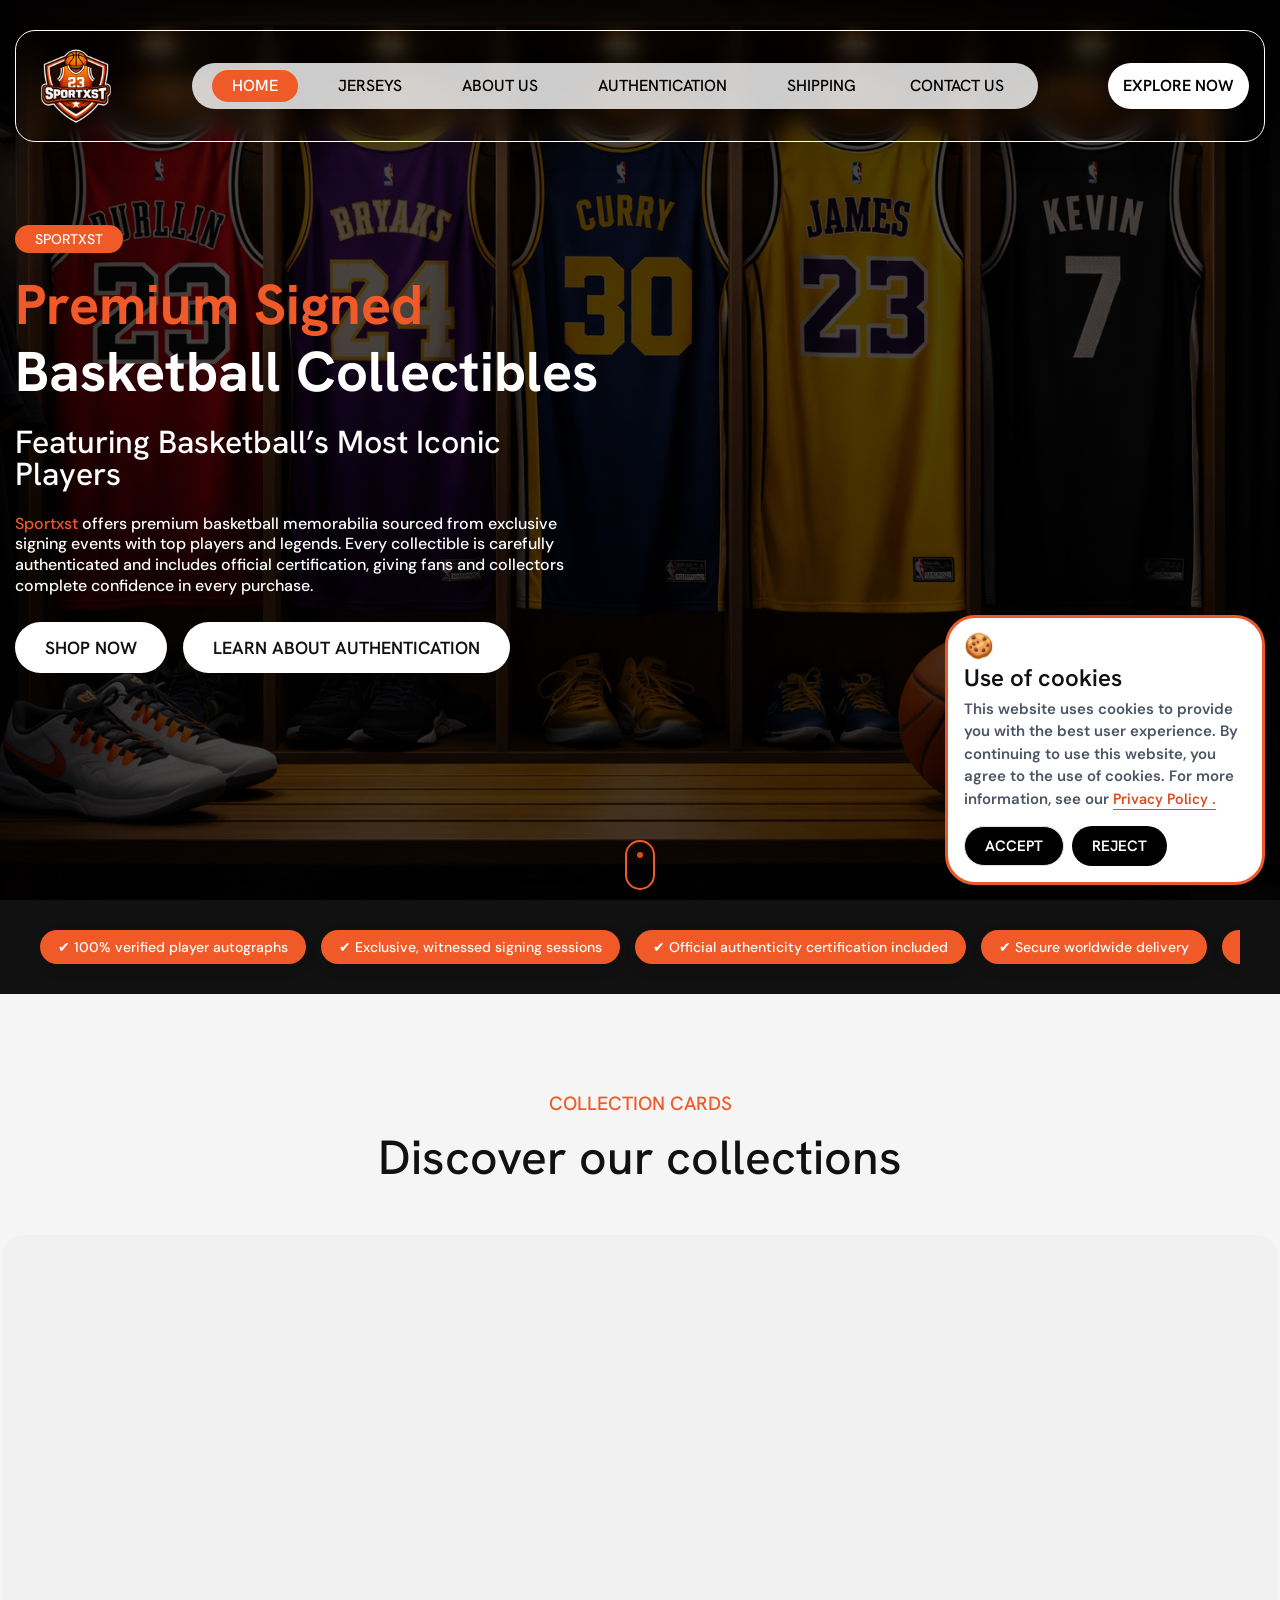
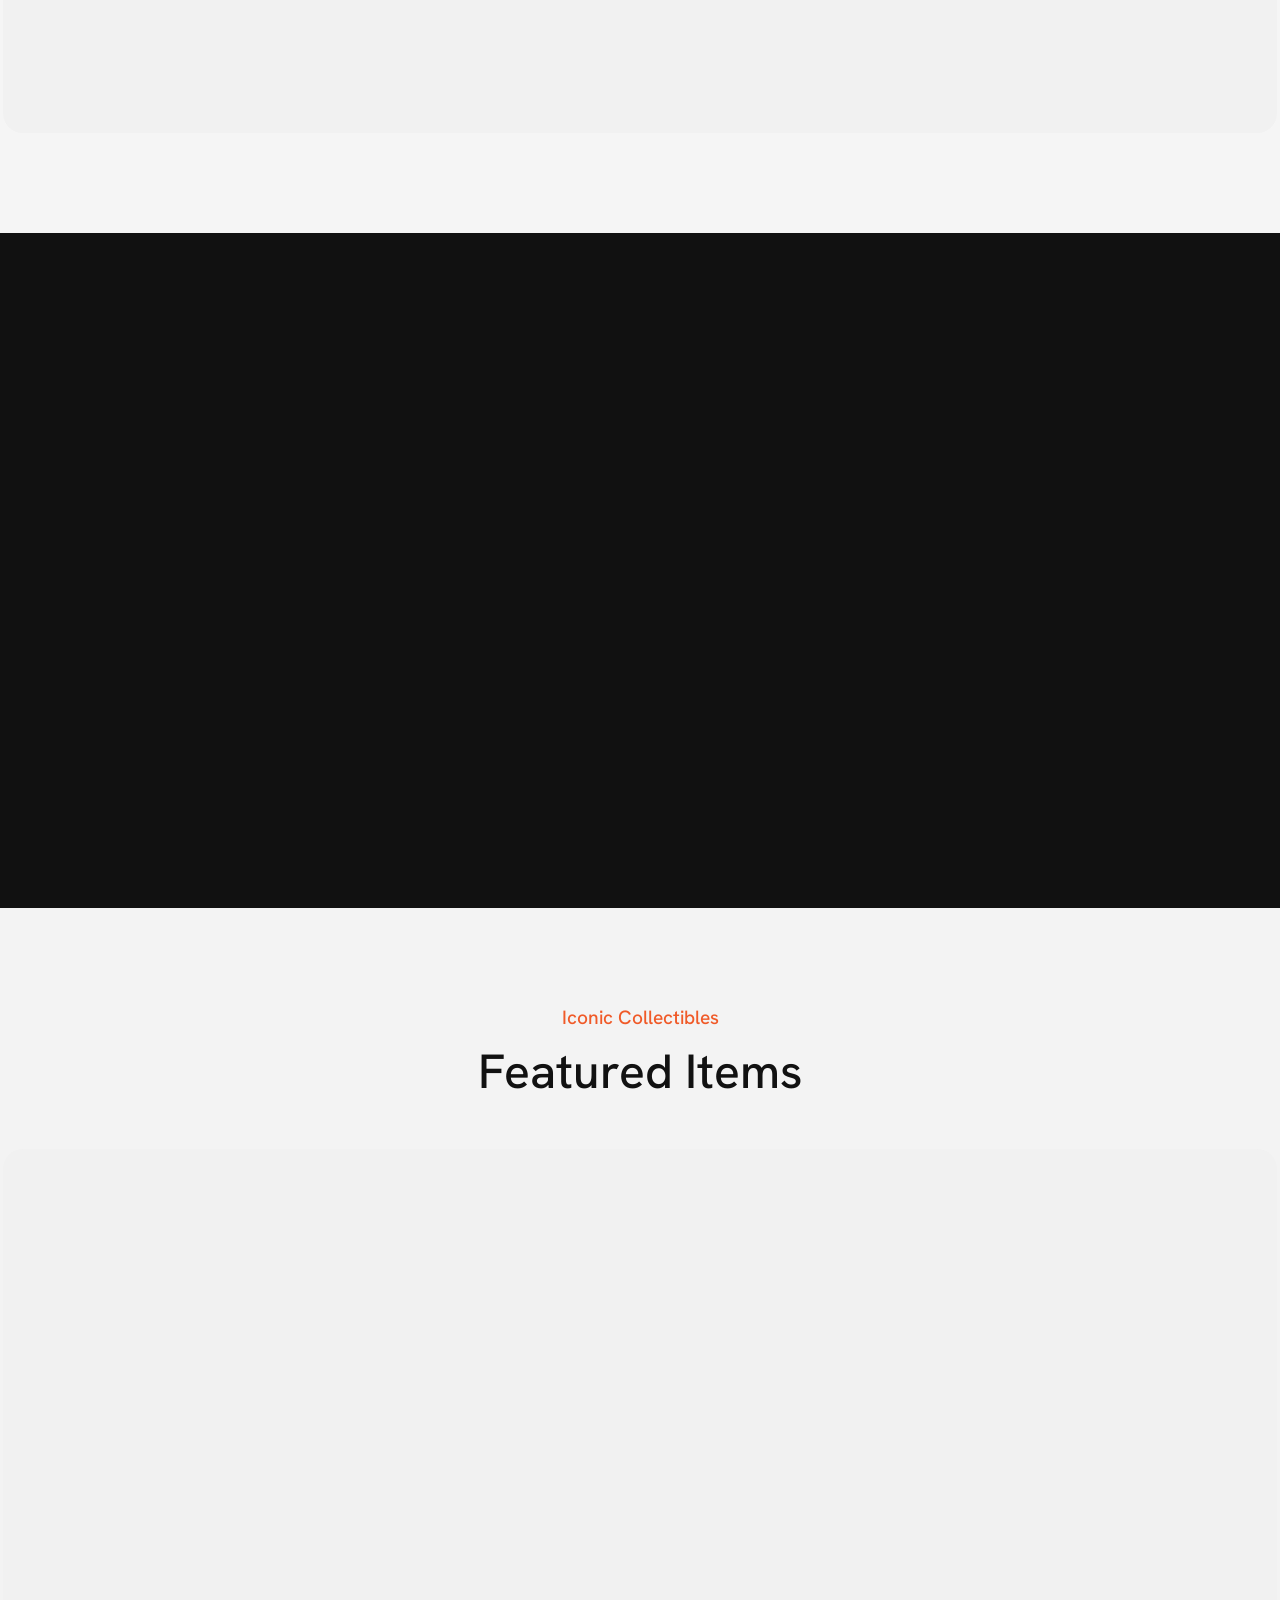
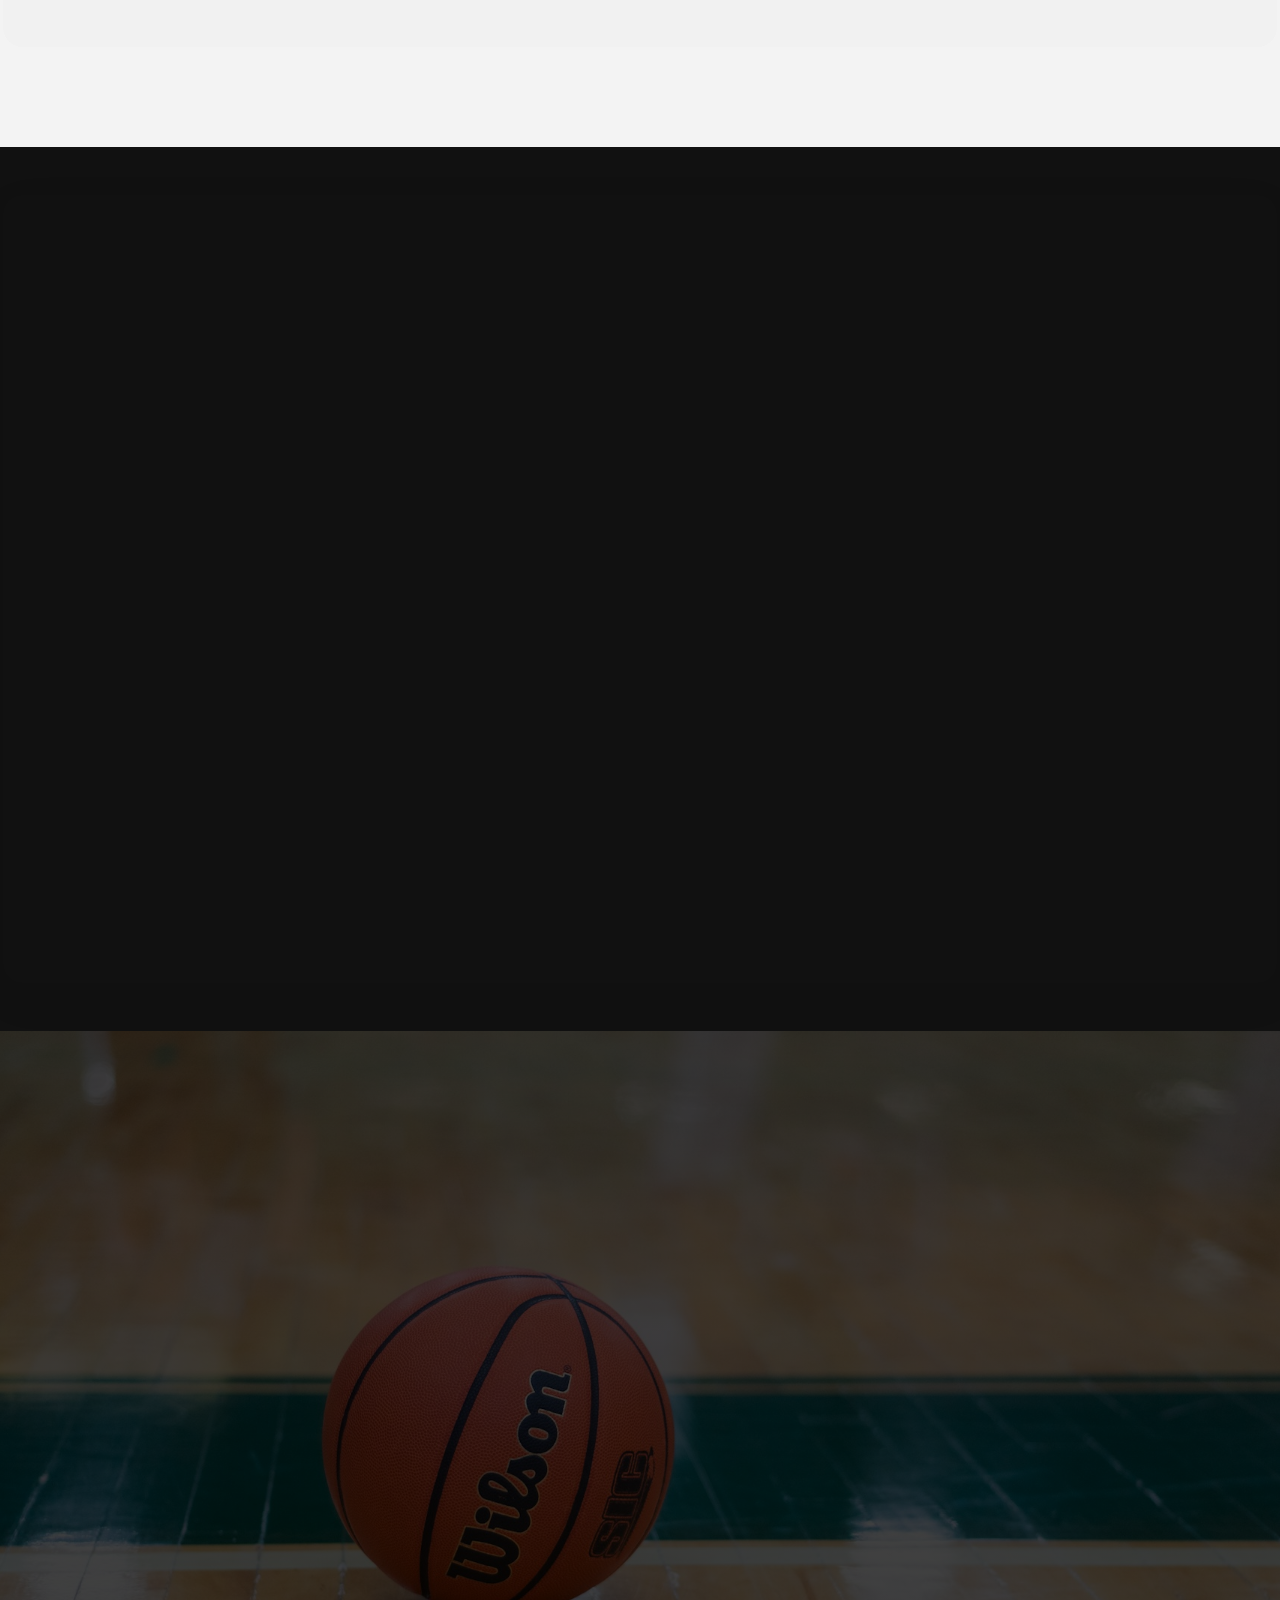
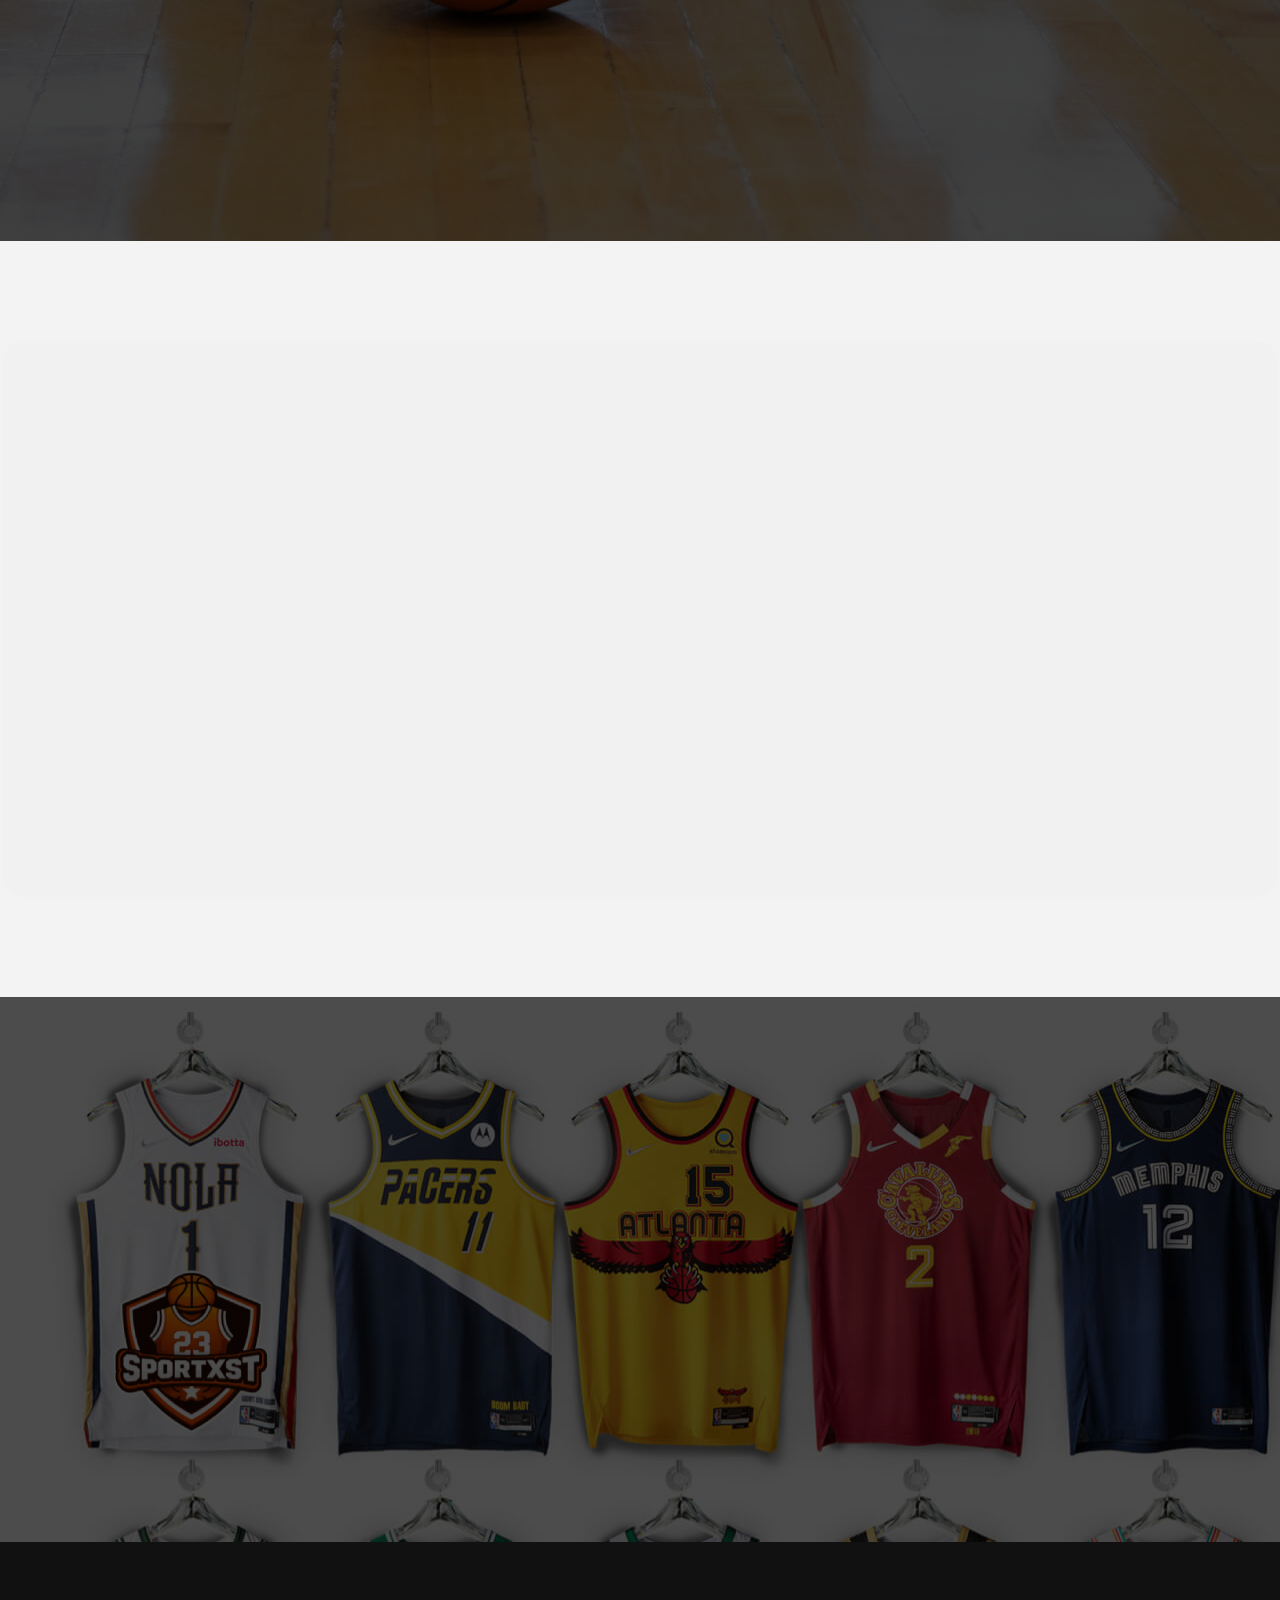
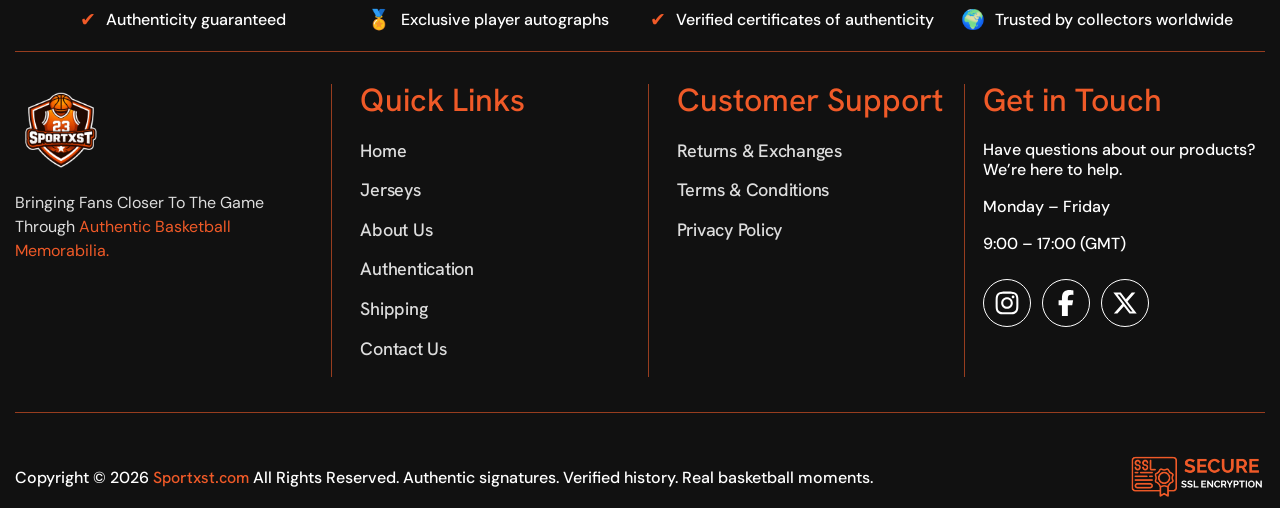
<file: index.html>
<!DOCTYPE html>
<html lang="en">

<head>
    <meta charset="UTF-8">
    <meta name="viewport" content="width=device-width, initial-scale=1.0">
    <meta name="robots" content="index, follow">
    <meta name="title" content="SportXST - Premium Basketball Jerseys | Buy NBA & Custom Jerseys Online">
    <meta name="description"
        content="Shop premium basketball jerseys at SportXST. Explore NBA jerseys, custom designs, and high-quality sportswear at affordable prices. Perfect for fans and players.">
    <meta name="keywords"
        content="basketball jerseys, NBA jerseys, custom basketball jerseys, sports jerseys, basketball clothing, buy jerseys online, SportXST">
    <meta name="author" content="SportXST">
    <link rel="stylesheet" href="assets/css/bootstrap.css">
    <link rel="stylesheet" href="assets/css/aos.css">
    <link rel="stylesheet" href="assets/css/style.css">
    <link rel="stylesheet" href="assets/css/responsive.css">
    <link rel="shortcut icon" href="assets/images/favicon.ico" type="image/x-icon">
    <title>SportXST - Premium Basketball Jerseys | Buy NBA & Custom Jerseys Online</title>
</head>

<body>


    <!-- Header Start -->
    <header class="header">
        <div class="container">
            <div class=" header-container d-flex align-items-center justify-content-between">
                <a class="d-flex align-items-center gap-2 header_logo" href="./">
                    <img src="assets/images/logo.png" alt="logo" class="img-fluid">
                </a>
                <div class="nav-pill d-none d-lg-flex align-items-center">
                    <a href="./" class="active">Home</a>
                    <a href="./jerseys">Jerseys</a>
                    <a href="./about-us">About Us</a>
                    <a href="./authentication">Authentication</a>
                    <a href="./shipping">Shipping</a>
                    <a class="btn-touch" href="./contact-us">Contact Us</a>
                </div>
                <div class="d-flex align-items-center gap-2">
                    <a class="btn-outline-custom d-none d-lg-block" href="./jerseys">Explore Now</a>
                    <span class="menu-toggle" onclick="openMenu()">☰</span>
                </div>
                <div id="sidebar" class="sidebar">
                    <div class="close-btn" onclick="closeMenu()">✕</div>
                    <a href="./" class="active">Home</a>
                    <a href="./jerseys">Jerseys</a>
                    <a href="./about-us">About Us</a>
                    <a href="./authentication">Authentication</a>
                    <a href="./shipping">Shipping</a>
                    <a class="./btn-touch w-100 mt-3" href="./contact-us">Contact Us</a>
                    <a class="./btn-outline-custom w-100 mt-2" href="./jerseys">Explore Now</a>
                </div>
            </div>
        </div>
    </header>
    <!-- Header End -->

    <!-- Banner Start -->
    <section class="hero py-10 hide">
        <div class="container">
            <div class="hero-content">
                <small>Sportxst</small>
                <h1 data-aos="fade-up" data-aos-duration="1000">
                    <span class="red">Premium signed </span> basketball collectibles
                </h1>
                <h2 class="mb-4" data-aos="fade-up" data-aos-duration="1200">
                    Featuring basketball’s most iconic players
                </h2>
                <p data-aos="zoom-in-up" data-aos-duration="1200">
                    <span class="red">Sportxst </span> offers premium basketball memorabilia sourced from exclusive
                    signing
                    events with top players and legends. Every collectible is carefully authenticated and includes
                    official certification, giving fans and collectors complete confidence in every purchase.
                </p>
                <div class="banner_btns flex flex-column flex-sm-row gap-3 text-center" data-aos="zoom-in-right"
                    data-aos-duration="1500">
                    <a class="butn" href="jerseys">Shop Now</a>
                    <a class="butn" href="authentication">Learn About Authentication </a>
                </div>

            </div>

            <!-- <button class="banner_scroll_text" onclick="scrollToNext()">
                <span class="arrow">↓</span> SCROLL DOWN
            </button> -->
            <button type="button" class="scroll_down" id="scroll_down"></button>
        </div>
    </section>
    <!-- Banner End -->
    <!-- 
    Marquee Section Start -->
    <div class="marquee-section hide block" id="next-section">
        <div class="marquee-wrapper">
            <div class="marquee">
                <span class="badge">✔ 100% verified player autographs</span>
                <span class="badge">✔ Exclusive, witnessed signing sessions</span>
                <span class="badge">✔ Official authenticity certification included</span>
                <span class="badge">✔ Secure worldwide delivery</span>

                <span class="badge">✔ 100% verified player autographs</span>
                <span class="badge">✔ Exclusive, witnessed signing sessions</span>
                <span class="badge">✔ Official authenticity certification included</span>
                <span class="badge">✔ Secure worldwide delivery</span>
            </div>
        </div>
    </div>
    <!-- Marquee Section End -->

    <!-- Featured Products Section Start -->
    <section class="featured-products py-10 hide">
        <div class="container">
            <div class="featured-products-content">
                <h3 class="text-center mb-3 badge_heading">
                    <span class="red">
                        COLLECTION CARDS
                    </span>
                </h3>
                <h2 class="section_heading text-center">
                    Discover our collections
                </h2>
                <div class="collection-card row align-items-center mt-5">
                    <div class="col-lg-6 text-center p-4 collection-card-img" data-aos="fade-right"
                        data-aos-duration="1000">
                        <img src="assets/images/home_after_banner.png" alt="Jersey" class="img-fluid jersey-img">
                    </div>
                    <div class="col-lg-6 p-4 p-lg-5" data-aos="fade-left" data-aos-duration="1000">
                        <h3 class="mb-3">
                            Autographed basketball jerseys
                        </h3>
                        <p class="mb-4">
                            Official team jerseys from the NBA and beyond, hand-signed by some of the sport’s most
                            iconic players. Each item is backed by a lifetime authenticity assurance, making it a
                            valuable addition to any collection.
                        </p>
                        <a class="butn black" href="./jerseys">
                            Browse Collections
                        </a>
                    </div>
                </div>
            </div>
        </div>
    </section>
    <!-- Featured Products Section End -->

    <!-- Home Authentication Section Start -->
    <section class="auth-section bg_dark hide">
        <div class="container-fluid">
            <div class="row">
                <div class="col-lg-6 p-0" data-aos="zoom-in" data-aos-duration="1000">
                    <div class="auth-image">
                        <img src="assets/images/authetication_home_img.jpg" alt="Authentication"
                            class="img-fluid w-100">
                    </div>
                </div>

                <div class="col-lg-6 auth-content p-5" data-aos="fade-left" data-aos-duration="1000">
                    <small class="section-tag">KEY DISTINCTION</small>

                    <h2 class="mt-2 mb-3 section_heading text_white">Our commitment to authenticity</h2>

                    <p>
                        Authenticity is at the core of every collectible we offer. At Sportxst, all items are obtained
                        through exclusive, private signing sessions with our trusted partners. We do not source
                        memorabilia from public events, third parties, or unverified channels.
                    </p>

                    <h3 class="mt-4 mb-3 text_theme auth_sec_heading">Each item includes:</h3>

                    <ul class="auth-list">
                        <li>Tamper-proof certificate of authenticity</li>
                        <li>Unique identification number for verification</li>
                        <li>Recorded details of when and where the item was signed</li>
                        <li>Access to online verification records</li>
                    </ul>

                    <p class="mt-4">
                        Every collectible is fully traceable and verified, giving you complete confidence in your
                        purchase.
                    </p>

                    <a href="authentication" class="butn mt-3">
                        Learn More About Authentication
                    </a>
                </div>

            </div>
        </div>
    </section>
    <!-- Home Authentication Section End -->

    <!-- Featured Items Section Start -->
    <section class="featured-items py-10 hide">
        <div class="container">
            <div class="featured-products-content">
                <h3 class="text-center mb-3 badge_heading">
                    <span class="red">
                        Iconic Collectibles
                    </span>
                </h3>
                <h2 class="section_heading text-center">
                    Featured Items
                </h2>
                <div class="collection-card row flex-column-reverse flex-lg-row align-items-center mt-5">
                    <div class="col-lg-6 p-4 p-lg-5" data-aos="fade-right" data-aos-duration="1000">
                        <h3 class="mb-3">
                            Featured collectibles
                        </h3>
                        <p class="mb-4">
                            Explore a handpicked selection of premium, limited-edition basketball memorabilia signed by
                            some of the game’s most iconic players. Each piece is carefully curated for true fans and
                            serious collectors.
                        </p>
                        <p class="mb-4">
                            Professionally packaged and delivered securely worldwide.
                        </p>
                        <a href="./jerseys" class="butn black">
                            View Highlights
                        </a>
                    </div>
                    <div class="col-lg-6 text-center p-4 collection-card-img" data-aos="fade-left"
                        data-aos-duration="1000">
                        <img src="assets/images/home_featured_items.png" alt="Jersey" class="img-fluid jersey-img">
                    </div>

                </div>
            </div>
        </div>
    </section>
    <!-- Featured Items Section End -->

    <!-- Home Built By Section Start -->
    <section class="built-by-section py-5 bg_dark hide">
        <div class="container">
            <div class="fan-card row flex-column-reverse flex-lg-row ">
                <div class="col-lg-6 fan-content p-4 p-lg-5" data-aos="fade-right" data-aos-duration="1000">
                    <h2 class="mb-3 section_heading text_white">Built for Basketball Fans Everywhere</h2>

                    <p class="mb-4 text_white">
                        At Sportxst, we specialize in premium basketball memorabilia crafted for passionate fans and
                        serious collectors alike. Our mission is to deliver pieces you can trust—authentic, transparent,
                        and sourced with care.
                    </p>

                    <p class="mb-4 text_white">
                        With strong connections across the basketball world—from rising stars to legendary players—our
                        team ensures every item comes with a story and verified origin you can be proud of.
                    </p>
                    <h3 class="mb-3 text_theme">What you can expect from every item:</h3>

                    <div class="feature-box mt-4">
                        <div class="flex flex-column flex-md-row gap-3 align-items-center space-evenly">
                            <div class="small-img mt-4">
                                <img src="assets/images/jersey_card3_img.png" class="img-fluid" alt="">
                            </div>
                            <ul>
                                <li>✔ Hand-signed by players</li>
                                <li>✔ Verified authenticity and certification</li>
                                <li>✔ Carefully sourced from trusted channels</li>
                            </ul>
                        </div>
                    </div>

                    <!-- CTA -->
                    <a href="about-us" class="butn mt-4 d-inline-block">
                        Discover the story behind every piece →
                    </a>
                </div>

                <!-- RIGHT IMAGE -->
                <div class="col-lg-6 text-center p-4" data-aos="zoom-in" data-aos-duration="1000">
                    <div class="main-img">
                        <img src="assets/images/home_build_image.png" class="img-fluid" alt="">
                    </div>
                </div>

            </div>
        </div>
    </section>
    <!-- Home Built By Section End -->

    <!-- Home Collection Section Start -->
    <section class="collector-section d-flex hide align-items-center text-center py-10">
        <div class="container">

            <div class="collector-section_content" data-aos="zoom-in" data-aos-duration="1000">
                <span class="badge text_theme badge-custom mb-3">Collector Hub</span>


                <h2 class="section_heading text_white mb-3">Collector Resources</h2>


                <h3 class="section-subtitle mb-4">
                    Designed for Basketball Collectors
                </h3>


                <p class="section-description text_white">
                    Whether you're just starting out or expanding a seasoned collection, we’re here to guide you through
                    every step of your journey.
                </p>


                <ul class="insights-list">
                    <li>How to verify signed basketball memorabilia</li>
                    <li>What drives value in basketball collectibles</li>
                    <li>Best practices for storing and protecting your items</li>
                    <li>Turning your collection into a long-term investment</li>
                </ul>

                <!-- CTA -->
                <a href="jerseys" class="butn mt-4">
                    Browse All Collections →
                </a>
            </div>
        </div>
    </section>
    <!-- Home Collection Section End -->

    <!-- Home Shipping Section Start -->
    <section class="shiping_section py-10 hide">
        <div class="container">
            <div class="featured-products-content">
                <div class="collection-card row flex-column-reverse flex-lg-row align-items-center">
                    <div class="col-lg-6 p-4 p-lg-5" data-aos="fade-right" data-aos-duration="1000">
                        <h3 class=" mb-3 badge_heading">
                            <span class="red">
                                Shipping & Care
                            </span>
                        </h3>
                        <h2 class="section_heading mb-4">
                            Secure Delivery, Wherever You Are
                        </h2>
                        <p class="mb-4">
                            We take every step to ensure your basketball collectibles arrive in perfect condition—no
                            matter where you’re located.
                        </p>
                        <ul class="auth-list">
                            <li>Comprehensive shipping protection</li>
                            <li>Durable, collector-grade packaging </li>
                            <li>Global delivery available </li>
                            <li> Real-time order tracking</li>
                        </ul>
                        <p class="mb-4">
                            From our hands to yours, your prized pieces are handled with the care they deserve.
                        </p>
                    </div>
                    <div class="col-lg-6 text-center p-4 collection-card-img" data-aos="fade-left"
                        data-aos-duration="1000">
                        <img src="assets/images/home_shipping_img.png" alt="Jersey" class="img-fluid jersey-img">
                    </div>

                </div>
            </div>
        </div>
    </section>
    <!-- Home Shipping Section End -->

    <!-- Newsletter Section Start -->
    <section class="newsletter-section hide">
        <div class="container">
            <div class="newsletter_content" data-aos="fade-up" data-aos-anchor-placement="top-bottom">
                <h2 class="section_heading text_white mb-4">
                    <span class="red"> Own the moments </span> that made history
                </h2>

                <p class="newsletter-text text_white">
                    From unforgettable game-winning shots to legendary player moments, every collectible carries a
                    story.
                    Explore genuine, authenticated basketball memorabilia crafted for true fans and collectors.
                </p>

                <a href="./jerseys" class="butn ">
                    Shop Authentic Basketball Collectibles →
                </a>
            </div>
        </div>
    </section>
    <!-- Newsletter Section End -->

    <!-- Footer Start -->
    <footer class="site-footer pt-5">
        <div class="container">
            <div class="footer-content">
                <div class="footer-features">
                    <div class="feature-item">
                        <span>✔</span>
                        <p>Authenticity guaranteed</p>
                    </div>
                    <div class="feature-item">
                        <span>🏅</span>
                        <p>Exclusive player autographs</p>
                    </div>
                    <div class="feature-item">
                        <span>✔</span>
                        <p>Verified certificates of authenticity</p>
                    </div>
                    <div class="feature-item">
                        <span>🌍</span>
                        <p>Trusted by collectors worldwide</p>
                    </div>
                </div>
                <div class="footer-top">
                    <div class="footer-logo">
                        <a href="./" class="bg_center_contain"></a>
                        <p class="text_theme mt-2 footer_logo_text">
                            Bringing fans closer to the game through <span class="red">authentic basketball
                                memorabilia.</span>
                        </p>
                    </div>
                    <div class="footer-links">
                        <h3>
                            Quick Links
                        </h3>
                        <ul>
                            <li> <a href="./" class="active">Home</a></li>
                            <li><a href="./jerseys">Jerseys</a></li>
                            <li><a href="./about-us">About Us</a></li>
                            <li><a href="./authentication">Authentication</a></li>
                            <li><a href="./shipping">Shipping</a></li>
                            <li><a href="./contact-us">Contact Us</a></li>
                        </ul>
                    </div>
                    <div class="footer-links">
                        <h3>
                            Customer Support
                        </h3>
                        <ul>
                            <li><a href="./returns-policy">Returns & Exchanges</a></li>
                            <li><a href="./terms-conditions">Terms & Conditions </a></li>
                            <li><a href="./privacy-policy">Privacy Policy</a></li>
                        </ul>
                    </div>
                    <div class="footer-contact">
                        <h3>
                            Get in Touch
                        </h3>
                        <p class="mb-3">
                            Have questions about our products? We’re here to help.
                        </p>
                        <p class="mb-3">
                            Monday – Friday
                        </p>
                        <p class="mb-3">
                            9:00 – 17:00 (GMT)
                        </p>

                        <div class="social-icons mt-4">
                            <ul>
                                <li><a href="#"><svg xmlns="http://www.w3.org/2000/svg" viewBox="0 0 448 512">
                                            <path
                                                d="M224.1 141c-63.6 0-114.9 51.3-114.9 114.9s51.3 114.9 114.9 114.9S339 319.5 339 255.9 287.7 141 224.1 141zm0 189.6c-41.1 0-74.7-33.5-74.7-74.7s33.5-74.7 74.7-74.7 74.7 33.5 74.7 74.7-33.6 74.7-74.7 74.7zm146.4-194.3c0 14.9-12 26.8-26.8 26.8-14.9 0-26.8-12-26.8-26.8s12-26.8 26.8-26.8 26.8 12 26.8 26.8zm76.1 27.2c-1.7-35.9-9.9-67.7-36.2-93.9-26.2-26.2-58-34.4-93.9-36.2-37-2.1-147.9-2.1-184.9 0-35.8 1.7-67.6 9.9-93.9 36.1s-34.4 58-36.2 93.9c-2.1 37-2.1 147.9 0 184.9 1.7 35.9 9.9 67.7 36.2 93.9s58 34.4 93.9 36.2c37 2.1 147.9 2.1 184.9 0 35.9-1.7 67.7-9.9 93.9-36.2 26.2-26.2 34.4-58 36.2-93.9 2.1-37 2.1-147.8 0-184.8zM398.8 388c-7.8 19.6-22.9 34.7-42.6 42.6-29.5 11.7-99.5 9-132.1 9s-102.7 2.6-132.1-9c-19.6-7.8-34.7-22.9-42.6-42.6-11.7-29.5-9-99.5-9-132.1s-2.6-102.7 9-132.1c7.8-19.6 22.9-34.7 42.6-42.6 29.5-11.7 99.5-9 132.1-9s102.7-2.6 132.1 9c19.6 7.8 34.7 22.9 42.6 42.6 11.7 29.5 9 99.5 9 132.1s2.7 102.7-9 132.1z">
                                            </path>
                                        </svg></a></li>
                                <li><a href="#"><svg xmlns="http://www.w3.org/2000/svg" viewBox="0 0 320 512">
                                            <path
                                                d="M80 299.3V512H196V299.3h86.5l18-97.8H196V166.9c0-51.7 20.3-71.5 72.7-71.5c16.3 0 29.4 .4 37 1.2V7.9C291.4 4 256.4 0 236.2 0C129.3 0 80 50.5 80 159.4v42.1H14v97.8H80z">
                                            </path>
                                        </svg></a></li>
                                <li><a href="#"><svg xmlns="http://www.w3.org/2000/svg" viewBox="0 0 512 512">
                                            <path
                                                d="M389.2 48h70.6L305.6 224.2 487 464H345L233.7 318.6 106.5 464H35.8L200.7 275.5 26.8 48H172.4L272.9 180.9 389.2 48zM364.4 421.8h39.1L151.1 88h-42L364.4 421.8z">
                                            </path>
                                        </svg></a></li>
                            </ul>
                        </div>
                    </div>
                </div>
                <div class="footer-bottom">
                    <p>Copyright © 2026 <a class="text_theme" href="./">Sportxst.com</a> All Rights Reserved. Authentic
                        signatures.
                        Verified history. Real basketball moments.</p>
                    <div class="ssl_logo">
                        <div class="ssl_logo_inner bg-contain" style="background-image: url(assets/images/ssl.png);">
                        </div>
                    </div>
                </div>
            </div>
        </div>
    </footer>
    <!-- Footer End -->


    <div class="loader" id="loader">
        <div class="loader_img" style="background-image: url(assets/images/logo.png);"></div>
        <div class="spinner"></div>
    </div>


    <div class="card cookie-alert">
        <div class="card-body">
            <h4 class="card-title">&#x1F36A;</h4>
            <h5 class="card-title"> Use of cookies</h5>
            <p class="card-text">This website uses cookies to provide you with the best user experience. By continuing
                to use this website, you agree to the use of cookies. For more information, see our <a
                    href="privacy-policy"> Privacy Policy .</a></p>

            <div class="btn-toolbar justify-content-start gap-2">
                <a href="javascript:void(0)" class="butn black border accept-cookies">Accept</a>
                <a href="javascript:void(0)" class="butn black reject-cookies">Reject</a>
            </div>
        </div>
    </div>


    <script>
        (function () {
            "use strict";

            var cookieAlert = document.querySelector(".cookie-alert");
            var acceptCookies = document.querySelector(".accept-cookies");
            var rejectCookies = document.querySelector(".reject-cookies");

            cookieAlert.offsetHeight;

            if (!getCookie("acceptCookies") && !getCookie("rejectCookies")) {
                cookieAlert.classList.add("show");
            }

            acceptCookies.addEventListener("click", function () {
                setCookie("acceptCookies", true, 60);
                cookieAlert.classList.remove("show");
            });

            rejectCookies.addEventListener("click", function () {
                setCookie("rejectCookies", true, 60);
                cookieAlert.classList.remove("show");
            });
        })();

        function setCookie(cname, cvalue, exdays) {
            var d = new Date();
            d.setTime(d.getTime() + (exdays * 24 * 60 * 60 * 1000));
            var expires = "expires=" + d.toUTCString();
            document.cookie = cname + "=" + cvalue + ";" + expires + ";path=/";
        }

        function getCookie(cname) {
            var name = cname + "=";
            var decodedCookie = decodeURIComponent(document.cookie);
            var ca = decodedCookie.split(';');
            for (var i = 0; i < ca.length; i++) {
                var c = ca[i];
                while (c.charAt(0) === ' ') {
                    c = c.substring(1);
                }
                if (c.indexOf(name) === 0) {
                    return c.substring(name.length, c.length);
                }
            }
            return "";
        }
       </script>
    <script src="assets/js/jquery.js"></script>
    <script src="assets/js/aos.js"></script>
    <script src="assets/js/bootstrap.js"></script>   
    <script src="assets/js/index.js"></script>
</body>

</html>
</file>
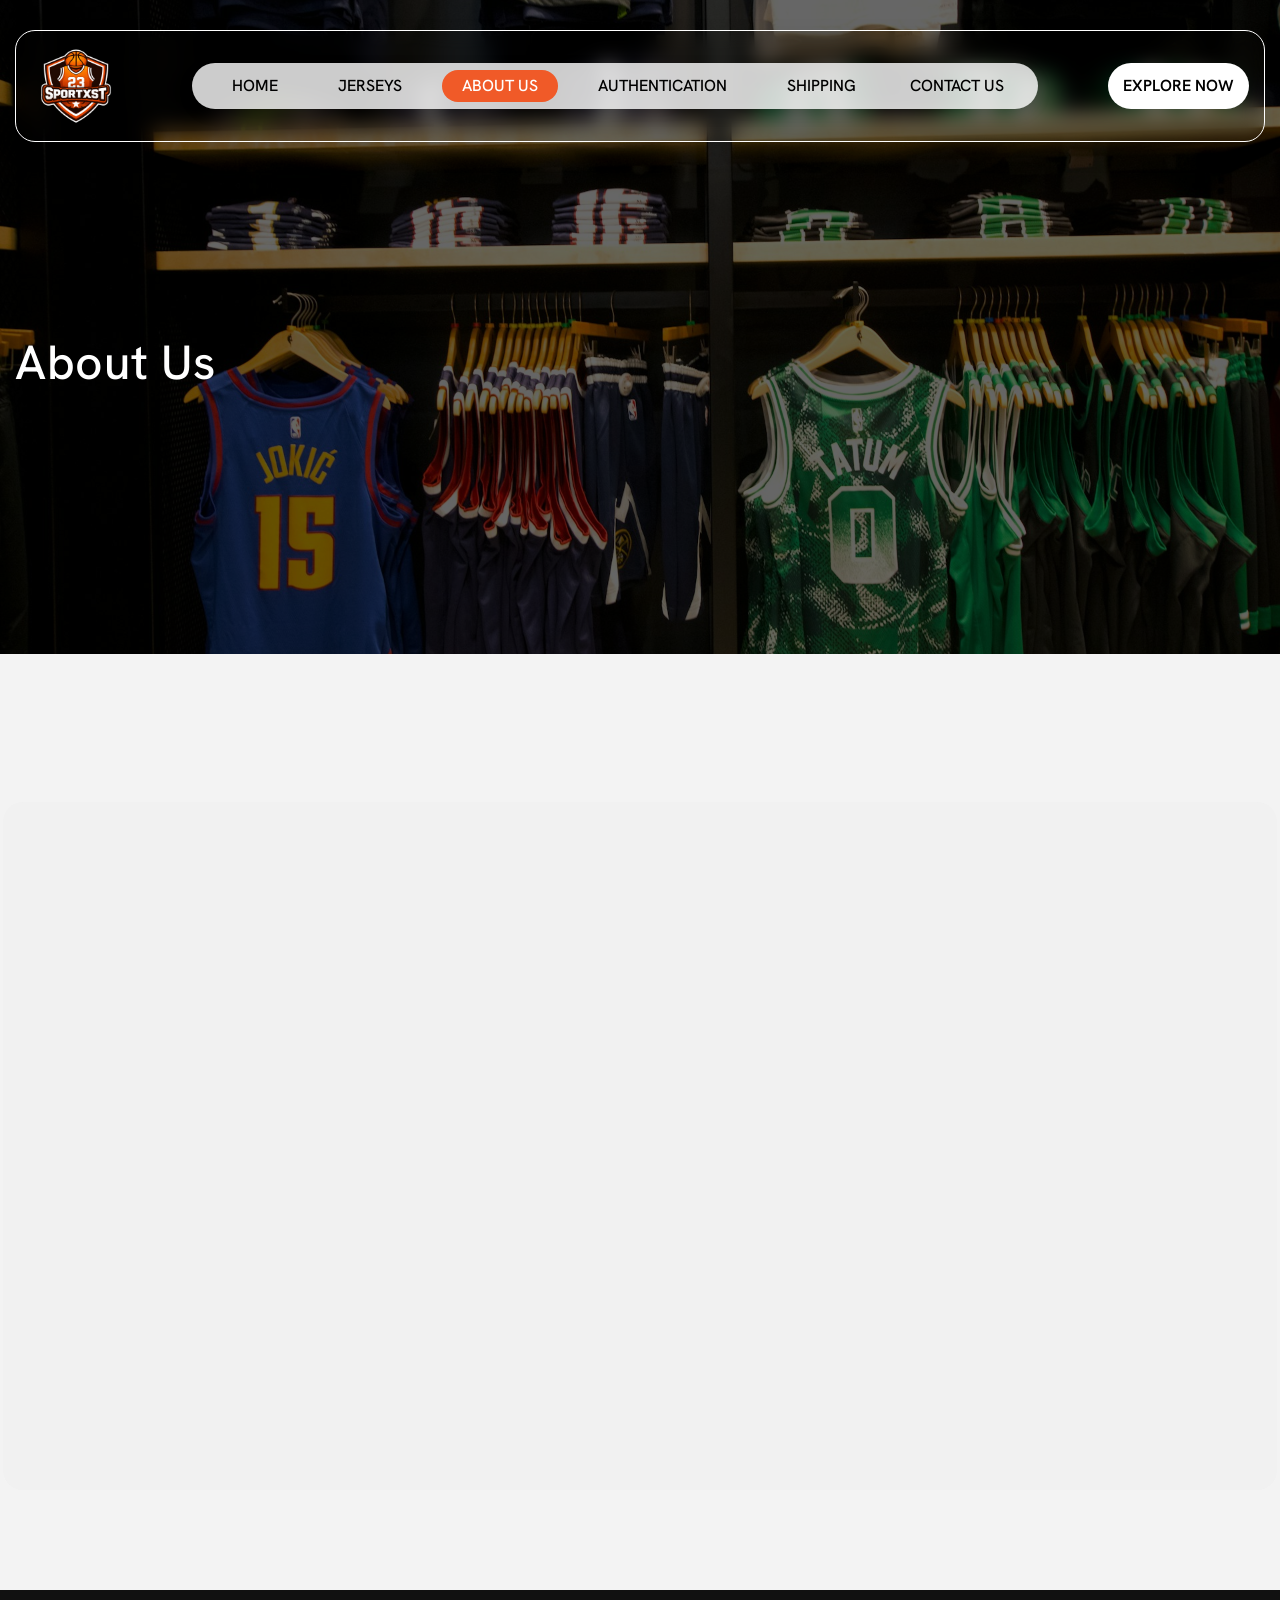
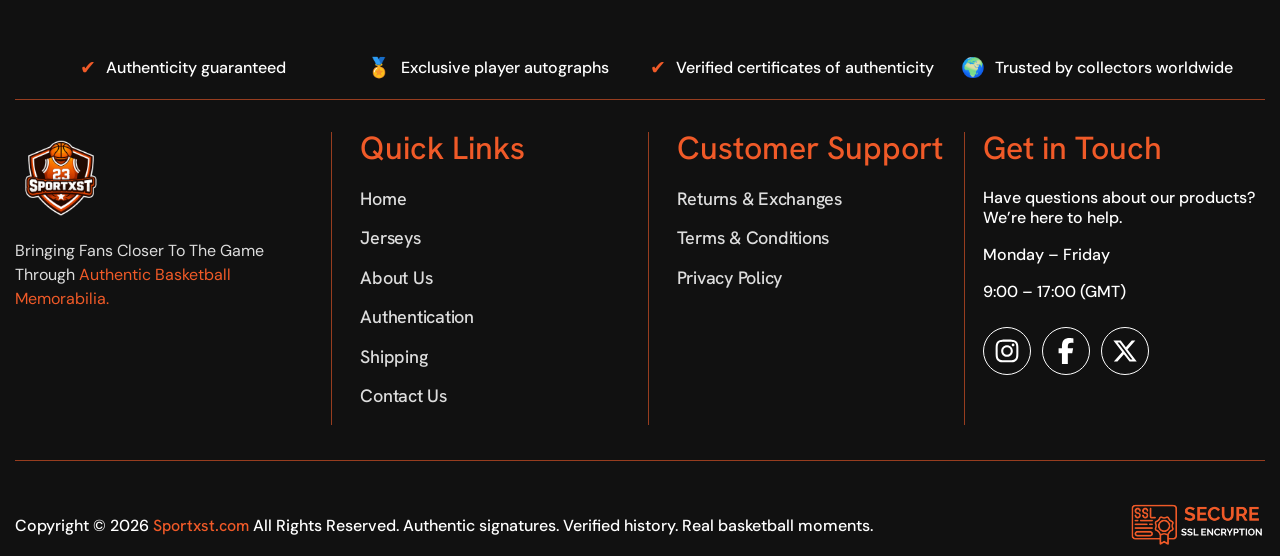
<file: about-us.html>
<!DOCTYPE html>
<html lang="en">

<head>
    <meta charset="UTF-8">
    <meta name="viewport" content="width=device-width, initial-scale=1.0">
    <meta name="robots" content="index, follow">
    <meta name="author" content="SportXST">
    <link rel="stylesheet" href="assets/css/bootstrap.css">
    <link rel="stylesheet" href="assets/css/aos.css">
    <link rel="stylesheet" href="assets/css/style.css">
    <link rel="stylesheet" href="assets/css/responsive.css">
    <link rel="shortcut icon" href="assets/images/favicon.ico" type="image/x-icon">
    <title>About US</title>
</head>

<body>

    <!-- Header Start -->
    <header class="header">
        <div class="container">
            <div class=" header-container d-flex align-items-center justify-content-between">
                <a class="d-flex align-items-center gap-2 header_logo" href="./">
                    <img src="assets/images/logo.png" alt="logo" class="img-fluid">
                </a>
                <div class="nav-pill d-none d-lg-flex align-items-center">
                    <a href="./">Home</a>
                    <a href="./jerseys">Jerseys</a>
                    <a href="./about-us" class="active">About Us</a>
                    <a href="./authentication">Authentication</a>
                    <a href="./shipping">Shipping</a>
                    <a class="btn-touch" href="./contact-us">Contact Us</a>
                </div>
                <div class="d-flex align-items-center gap-2">
                    <a class="btn-outline-custom d-none d-lg-block" href="./jerseys">Explore Now</a>
                    <span class="menu-toggle" onclick="openMenu()">☰</span>
                </div>
                <div id="sidebar" class="sidebar">
                    <div class="close-btn" onclick="closeMenu()">✕</div>
                    <a href="./">Home</a>
                    <a href="./jerseys">Jerseys</a>
                    <a href="./about-us" class="active">About Us</a>
                    <a href="./authentication">Authentication</a>
                    <a href="./shipping">Shipping</a>
                    <a class="./btn-touch w-100 mt-3" href="./contact-us">Contact Us</a>
                    <a class="./btn-outline-custom w-100 mt-2" href="./jerseys">Explore Now</a>
                </div>
            </div>
        </div>
    </header>
    <!-- Header End -->

    <!-- Banner  Start -->
    <section class="sub_banner" style="background-image: url('assets/images/about_us_banner.jpg');">
        <div class="container">
            <div class="banner_wrap">
                <div class="banner_content">
                    <h1 class="mb-4">
                        About Us
                    </h1>
                </div>
            </div>
        </div>
    </section>
    <!-- Banner  End -->

    <!-- About After Banner Section Start -->
    <section class="about_after_banner py-10 hide">
        <div class="container">
            <div class="featured-products-content">
                <div class="collection-card row mt-5">
                    <div class="col-lg-6 text-center p-4 collection-card-img" data-aos="zoom-in"  data-aos-duration="1200">
                        <img src="assets/images/about_after_banner.jpg" alt="Jersey" class="jersey-img">
                    </div>
                    <div class="col-lg-6 p-4 p-lg-5" data-aos="fade-left"  data-aos-duration="1200">
                        <h2 class="mb-3 section_heading">
                            About Us
                        </h2>
                        <p class="mb-4">
                            At Sportxst, we are dedicated to bringing fans closer to the game through authentic, signed
                            basketball memorabilia from the sport’s most iconic players—past and present.
                        </p>
                        <p class="mb-4">
                            Our curated collection features genuine, autographed basketball pieces designed for
                            passionate fans and serious collectors alike. Every item we offer is carefully verified
                            through trusted authentication processes and backed by clear provenance, so you can purchase
                            with total confidence.
                        </p>
                        <p class="mb-4">
                            From legendary figures to today’s rising stars, we provide memorabilia that captures
                            unforgettable moments and lasting legacies. Whether you’re building a personal collection,
                            investing in rare pieces, or searching for the perfect gift, we make it easy to own a piece
                            of basketball history.
                        </p>
                        <p class="mb-4">
                            No replicas. No uncertainty. Just authentic basketball collectibles you can trust.
                        </p>
                    </div>
                </div>
            </div>
        </div>
    </section>
    <!-- About After Banner Section End -->

    <!-- Footer Start -->
    <footer class="site-footer pt-5">
        <div class="container">
            <div class="footer-content">
                <div class="footer-features">
                    <div class="feature-item">
                        <span>✔</span>
                        <p>Authenticity guaranteed</p>
                    </div>
                    <div class="feature-item">
                        <span>🏅</span>
                        <p>Exclusive player autographs</p>
                    </div>
                    <div class="feature-item">
                        <span>✔</span>
                        <p>Verified certificates of authenticity</p>
                    </div>
             <div class="feature-item">
    <span>🌍</span>
    <p>Trusted by collectors worldwide</p>
</div>
                </div>
                <div class="footer-top">
                    <div class="footer-logo">
                        <a href="./" class="bg_center_contain"></a>
                        <p class="text_theme mt-2 footer_logo_text">
                            Bringing fans closer to the game through <span class="red">authentic basketball memorabilia.</span>
                        </p>
                    </div>
                    <div class="footer-links">
                        <h3>
                            Quick Links
                        </h3>
                        <ul>
                            <li> <a href="./" class="active">Home</a></li>
                            <li><a href="./jerseys">Jerseys</a></li>
                            <li><a href="./about-us">About Us</a></li>
                            <li><a href="./authentication">Authentication</a></li>
                            <li><a href="./shipping">Shipping</a></li>
                            <li><a href="./contact-us">Contact Us</a></li>
                        </ul>
                    </div>
                    <div class="footer-links">
                        <h3>
                            Customer Support
                        </h3>
                        <ul>
                            <li><a href="./returns-policy">Returns & Exchanges</a></li>
                            <li><a href="./terms-conditions">Terms & Conditions </a></li>
                            <li><a href="./privacy-policy">Privacy Policy</a></li>
                        </ul>
                    </div>
                    <div class="footer-contact">
                        <h3>
                            Get in Touch
                        </h3>
                        <p class="mb-3">
                            Have questions about our products? We’re here to help.
                        </p>
                        <p class="mb-3">
                            Monday – Friday
                        </p>
                        <p class="mb-3">
                            9:00 – 17:00 (GMT)
                        </p>

                        <div class="social-icons mt-4">
                            <ul>
                                <li><a href="#"><svg xmlns="http://www.w3.org/2000/svg" viewBox="0 0 448 512">
                                            <path
                                                d="M224.1 141c-63.6 0-114.9 51.3-114.9 114.9s51.3 114.9 114.9 114.9S339 319.5 339 255.9 287.7 141 224.1 141zm0 189.6c-41.1 0-74.7-33.5-74.7-74.7s33.5-74.7 74.7-74.7 74.7 33.5 74.7 74.7-33.6 74.7-74.7 74.7zm146.4-194.3c0 14.9-12 26.8-26.8 26.8-14.9 0-26.8-12-26.8-26.8s12-26.8 26.8-26.8 26.8 12 26.8 26.8zm76.1 27.2c-1.7-35.9-9.9-67.7-36.2-93.9-26.2-26.2-58-34.4-93.9-36.2-37-2.1-147.9-2.1-184.9 0-35.8 1.7-67.6 9.9-93.9 36.1s-34.4 58-36.2 93.9c-2.1 37-2.1 147.9 0 184.9 1.7 35.9 9.9 67.7 36.2 93.9s58 34.4 93.9 36.2c37 2.1 147.9 2.1 184.9 0 35.9-1.7 67.7-9.9 93.9-36.2 26.2-26.2 34.4-58 36.2-93.9 2.1-37 2.1-147.8 0-184.8zM398.8 388c-7.8 19.6-22.9 34.7-42.6 42.6-29.5 11.7-99.5 9-132.1 9s-102.7 2.6-132.1-9c-19.6-7.8-34.7-22.9-42.6-42.6-11.7-29.5-9-99.5-9-132.1s-2.6-102.7 9-132.1c7.8-19.6 22.9-34.7 42.6-42.6 29.5-11.7 99.5-9 132.1-9s102.7-2.6 132.1 9c19.6 7.8 34.7 22.9 42.6 42.6 11.7 29.5 9 99.5 9 132.1s2.7 102.7-9 132.1z">
                                            </path>
                                        </svg></a></li>
                                <li><a href="#"><svg xmlns="http://www.w3.org/2000/svg" viewBox="0 0 320 512">
                                            <path
                                                d="M80 299.3V512H196V299.3h86.5l18-97.8H196V166.9c0-51.7 20.3-71.5 72.7-71.5c16.3 0 29.4 .4 37 1.2V7.9C291.4 4 256.4 0 236.2 0C129.3 0 80 50.5 80 159.4v42.1H14v97.8H80z">
                                            </path>
                                        </svg></a></li>
                                <li><a href="#"><svg xmlns="http://www.w3.org/2000/svg" viewBox="0 0 512 512">
                                            <path
                                                d="M389.2 48h70.6L305.6 224.2 487 464H345L233.7 318.6 106.5 464H35.8L200.7 275.5 26.8 48H172.4L272.9 180.9 389.2 48zM364.4 421.8h39.1L151.1 88h-42L364.4 421.8z">
                                            </path>
                                        </svg></a></li>
                            </ul>
                        </div>
                    </div>
                </div>
                <div class="footer-bottom">
                    <p>Copyright © 2026 <a class="text_theme" href="./">Sportxst.com</a> All Rights Reserved. Authentic signatures.
                        Verified history. Real basketball moments.</p>
                    <div class="ssl_logo">
                        <div class="ssl_logo_inner bg-contain" style="background-image: url(assets/images/ssl.png);">
                        </div>
                    </div>
                </div>
            </div>
        </div>
    </footer>
    <!-- Footer End -->

    <div class="loader" id="loader">       
        <div class="loader_img"  style="background-image: url(assets/images/logo.png);"></div>
        <div class="spinner"></div>
    </div>

    <script src="assets/js/jquery.js"></script>
    <script src="assets/js/aos.js"></script>
    <script src="assets/js/bootstrap.js"></script>
    <script src="assets/js/index.js"></script>
</body>

</html>
</file>
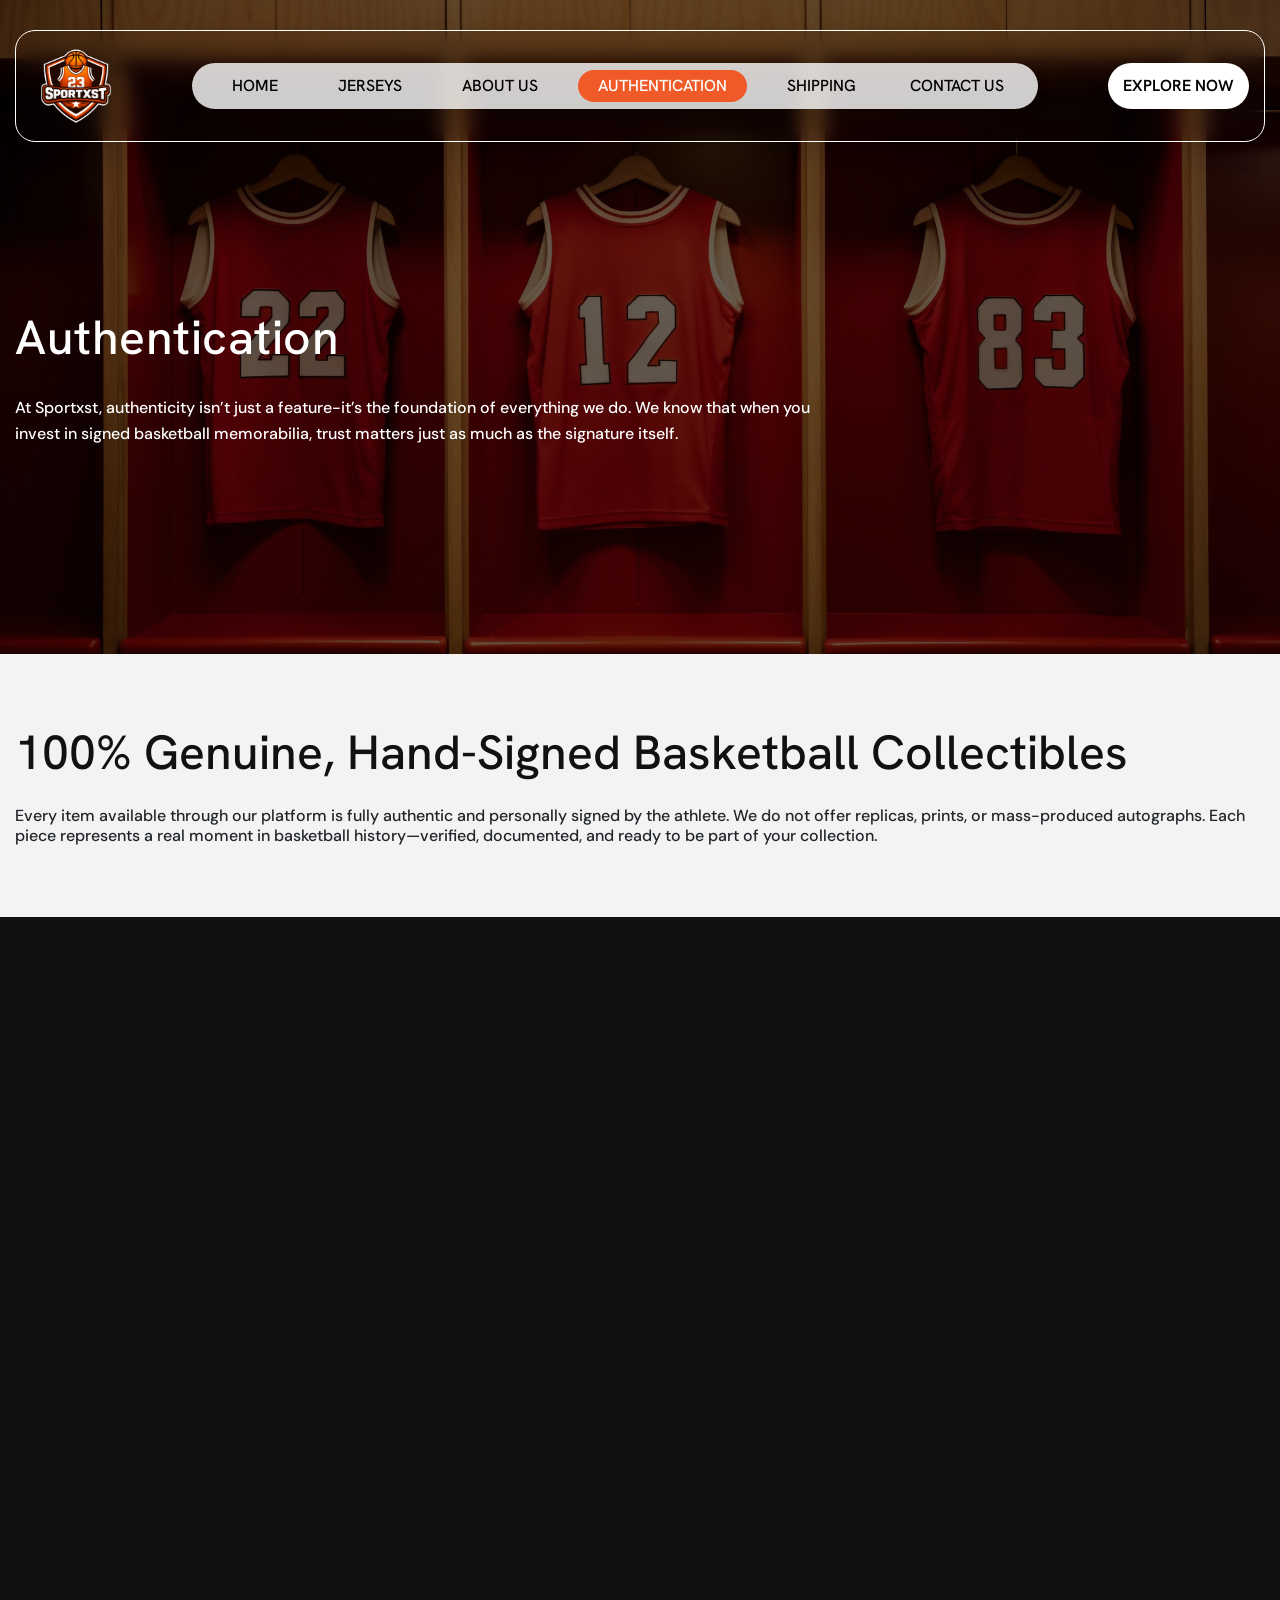
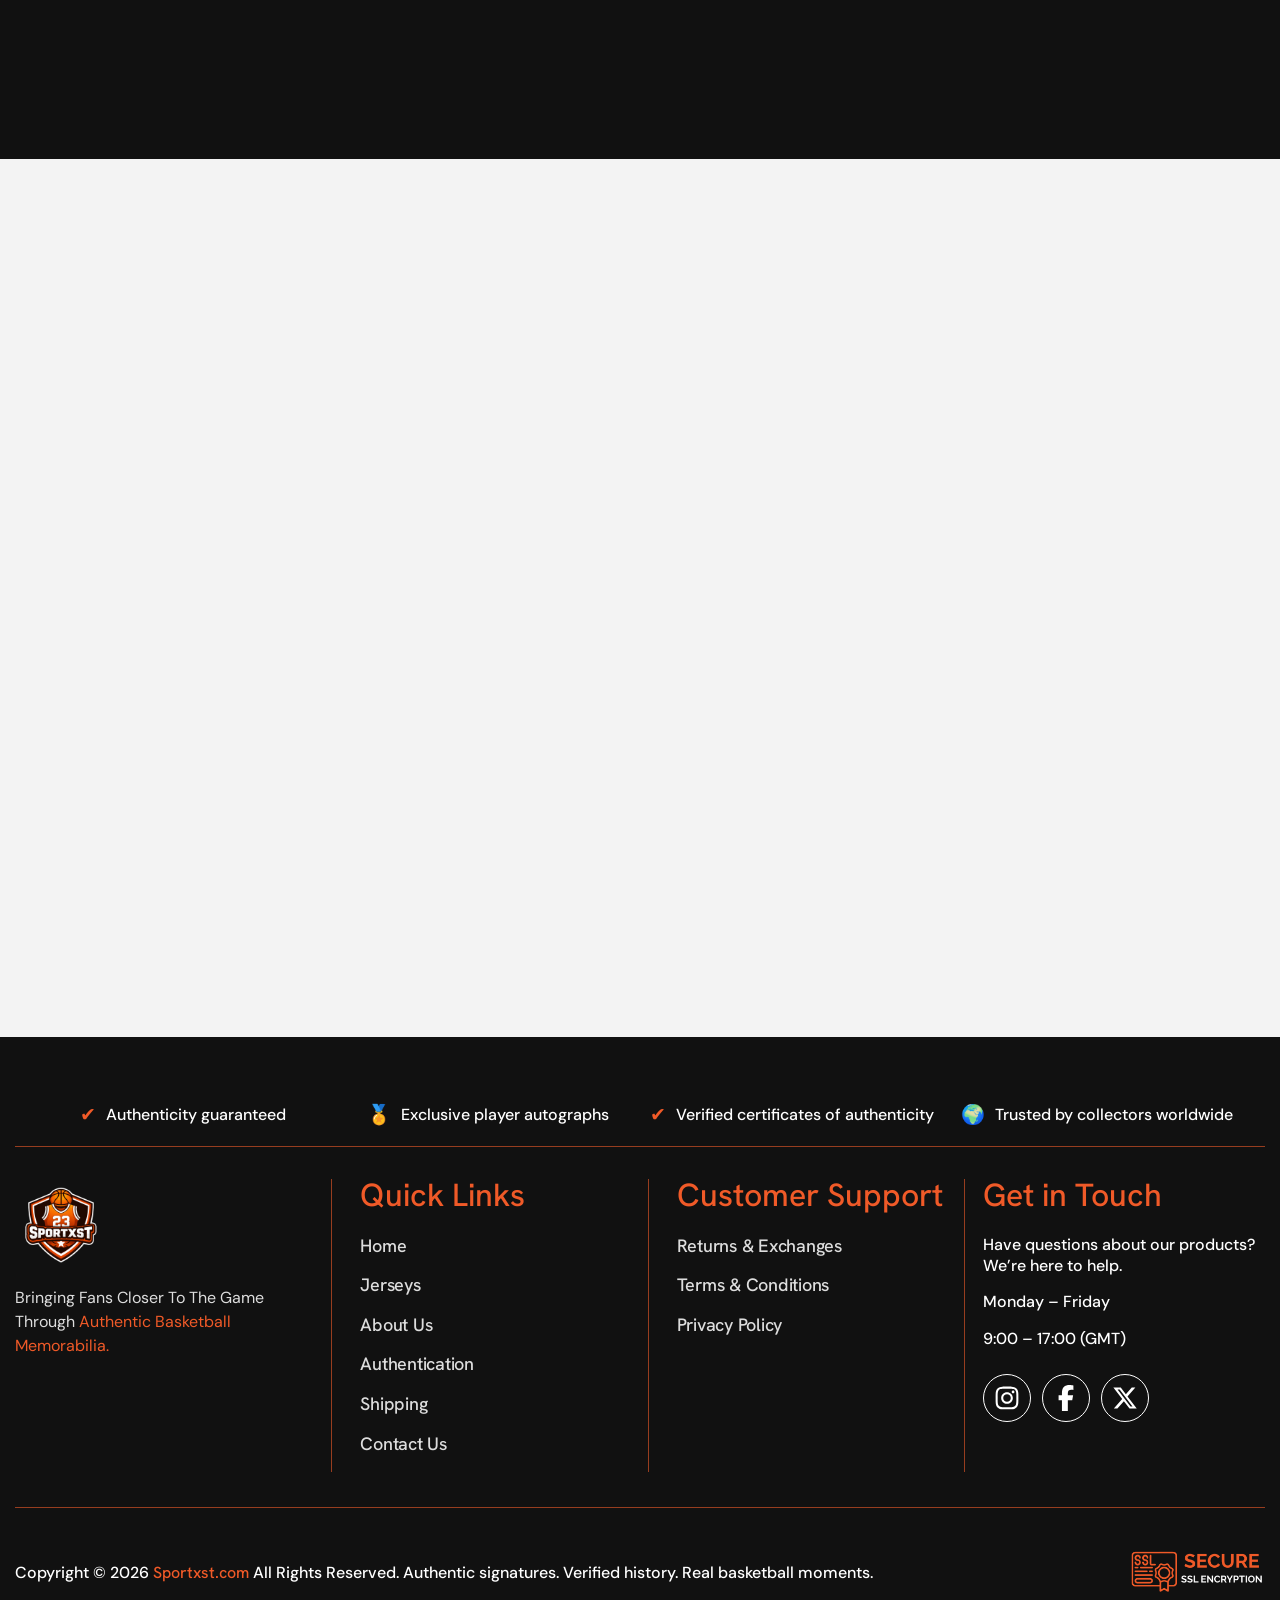
<file: authentication.html>
<!DOCTYPE html>
<html lang="en">

<head>
    <meta charset="UTF-8">
    <meta name="viewport" content="width=device-width, initial-scale=1.0">
    <meta name="robots" content="index, follow">
    <meta name="author" content="SportXST">
    <link rel="stylesheet" href="assets/css/bootstrap.css">
    <link rel="stylesheet" href="assets/css/aos.css">
    <link rel="stylesheet" href="assets/css/style.css">
    <link rel="stylesheet" href="assets/css/responsive.css">
    <link rel="shortcut icon" href="assets/images/favicon.ico" type="image/x-icon">
    <title>Authentication</title>
</head>

<body>


    <!-- Header Start -->
    <header class="header">
        <div class="container">
            <div class=" header-container d-flex align-items-center justify-content-between">
              <a class="d-flex align-items-center gap-2 header_logo" href="./">
                    <img src="assets/images/logo.png" alt="logo" class="img-fluid">
                </a>
                <div class="nav-pill d-none d-lg-flex align-items-center">
                    <a href="./">Home</a>
                    <a href="./jerseys">Jerseys</a>
                    <a href="./about-us">About Us</a>
                    <a href="./authentication" class="active">Authentication</a>
                    <a href="./shipping">Shipping</a>
                  <a class="btn-touch" href="./contact-us">Contact Us</a>
                </div>
                <div class="d-flex align-items-center gap-2">
                    <a class="btn-outline-custom d-none d-lg-block" href="./jerseys">Explore Now</a>
                    <span class="menu-toggle" onclick="openMenu()">☰</span>
                </div>
                <div id="sidebar" class="sidebar">
                    <div class="close-btn" onclick="closeMenu()">✕</div>
                    <a href="./">Home</a>
                    <a href="./jerseys">Jerseys</a>
                    <a href="./about-us">About Us</a>
                    <a href="./authentication" class="active">Authentication</a>
                    <a href="./shipping">Shipping</a>
                       <a class="./btn-touch w-100 mt-3" href="./contact-us">Contact Us</a>
                    <a class="./btn-outline-custom w-100 mt-2" href="./jerseysretu">Explore Now</a>
                </div>
            </div>
        </div>
    </header>
    <!-- Header End -->

    <!-- Banner  Start -->
    <section class="sub_banner" style="background-image: url('assets/images/authentication_banner.jpg');">
        <div class="container">
            <div class="banner_wrap" >
                <div class="banner_content">
                    <h1 class="mb-4">
                        Authentication
                    </h1>
                    <p class="text-white mt-4">
                        At Sportxst, authenticity isn’t just a feature-it’s the foundation of everything we do. We know
                        that when you invest in signed basketball memorabilia, trust matters just as much as the
                        signature itself.
                    </p>
                </div>
            </div>
        </div>
    </section>
    <!-- Banner  End -->

    <!-- Authencation Popup Section Start -->
    <section class="authentication_popup_sec py-7 hide" data-aos="fade-down"  data-aos-duration="1200">
        <div class="container">
            <div class="authentication_content">
                <h2 class="mb-4 section_heading">
                    100% Genuine, Hand-Signed Basketball Collectibles
                </h2>
                <p>
                    Every item available through our platform is fully authentic and personally signed by the athlete. We do not offer replicas, prints, or mass-produced autographs. Each piece represents a real moment in basketball history—verified, documented, and ready to be part of your collection.
                </p>
            </div>
        </div>
    </section>
    <!-- Authencation Popup Section End -->

    <!-- Authentication After Banner Section Start -->
    <section class="about_after_banner py-10 bg_dark hide">
        <div class="container">
            <div class="featured-products-content">
                <div class="collection-card white row">
                    <div class="col-lg-6 text-center p-4 collection-card-img" data-aos="zoom-in"  data-aos-duration="1200">
                        <img src="assets/images/authentcation_after_banner.png" alt="Jersey" class="jersey-img">
                    </div>
                    <div class="col-lg-6 p-4 p-lg-5" data-aos="fade-left"  data-aos-duration="1200">
                        <h3 class="mb-3 text_white">
                            <span class="red">Independent Authentication </span> You Can Trust
                        </h3>
                        <p class="mb-4 text_white">
                            All signed basketball collectibles are verified by respected, independent authentication
                            specialists. These professionals carefully examine each signature using advanced methods
                            such as signature comparison, historical verification, and detailed analysis.
                        </p>
                        <p class="mb-4 text_white">
                            Every authenticated item includes:
                        </p>
                        <ul class="mb-4 text_white">
                            <li>
                                <p>
                                    ✔ Official Certificate of Authenticity (COA)
                                </p>
                            </li>
                            <li>
                                <p>
                                    ✔ Unique verification numbers or holograms (where applicable)
                                </p>
                            </li>
                            <li>
                                <p>
                                    ✔ Clear documentation to support long-term value and provenance
                                </p>
                            </li>
                        </ul>
                        <p class="mb-4 text_white">
                            This ensures you can confidently display, gift, insure, or resell your collectible with
                            complete peace of mind.
                        </p>
                    </div>
                </div>
            </div>
        </div>
    </section>
    <!-- Authentication After Banner Section End -->

    <!-- Authencation Cards Section Start -->
    <section class="authentication_cards_sec py-10 hide">
        <div class="container">
            <div class="jersey_page_cards">
                <div class="jersey_page_card" data-aos="fade-right"  data-aos-duration="900">
                    <img src="assets/images/authenticity_card_1.png" alt="Basketball Jersey">
                    <div class="jersey_page_card_content">
                        <div class="jersey_page_accent_bar"></div>
                        <h3>
                            Why <span class="red"> Authentication </span> Matters
                        </h3>
                        <p>
                            The basketball memorabilia market is filled with unverified items. Without proper authentication, signatures lose their credibility—and their value to collectors.
                        </p>
                        <p>
                            When you choose our platform, you’re choosing:
                        </p>
                        <ul>
                            <li>
                                Verified authenticity you can trust
                            </li>
                            <li>
                                Collector-grade quality pieces
                            </li>
                            <li>
                                Confidence with every purchase
                            </li>                         
                        </ul>                        
                    </div>
                </div>


                <div class="jersey_page_card" data-aos="fade-down"  data-aos-duration="1200">
                    <img src="assets/images/authenticity_card_2.jpg" alt="Authenticity Certificate">
                    <div class="jersey_page_card_content">
                        <div class="jersey_page_accent_bar"></div>
                        <h3>
                            Our <span class="red">Commitment </span> to Collectors
                        </h3>
                        <p>
                            We partner only with trusted sources and thoroughly review every item before it becomes part of our collection. Our goal is simple: to provide authentic, signed basketball memorabilia that fans and collectors can rely on—today and for years to come.
                        </p>                       
                    </div>
                </div>

                <div class="jersey_page_card" data-aos="fade-left"  data-aos-duration="1500">
                    <img src="assets/images/authenticity_card_3.png" alt="Framed Jersey Display">
                    <div class="jersey_page_card_content">
                        <div class="jersey_page_accent_bar"></div>
                        <h3>
                           <span class="red">Buy</span>  with Confidence
                        </h3>
                        <p>
                            When you purchase from us, you’re not just buying a signed basketball jersey—you’re investing in a verified piece of the game’s history, supported by authenticity, transparency, and expertise.
                        </p>
                        <p>
                            If you have any questions about authentication, certification, or a specific item, our team is always here to assist you
                        </p>                      
                        <p class="text_theme">
                            Genuine signatures. Trusted authentication. Real basketball history.
                        </p>
                    </div>
                </div>
            </div>
        </div>
    </section>
    <!-- Authencation Cards Section End -->

    <!-- Footer Start -->
    <footer class="site-footer pt-5">
        <div class="container">
            <div class="footer-content">
                <div class="footer-features">
                    <div class="feature-item">
                        <span>✔</span>
                        <p>Authenticity guaranteed</p>
                    </div>
                    <div class="feature-item">
                        <span>🏅</span>
                        <p>Exclusive player autographs</p>
                    </div>
                    <div class="feature-item">
                        <span>✔</span>
                        <p>Verified certificates of authenticity</p>
                    </div>
             <div class="feature-item">
    <span>🌍</span>
    <p>Trusted by collectors worldwide</p>
</div>
                </div>
                <div class="footer-top">
                    <div class="footer-logo">
                        <a href="./" class="bg_center_contain"></a>
                        <p class="text_theme mt-2 footer_logo_text">
                            Bringing fans closer to the game through <span class="red">authentic basketball memorabilia.</span>
                        </p>
                    </div>
                    <div class="footer-links">
                        <h3>
                            Quick Links
                        </h3>
                        <ul>
                            <li> <a href="./" class="active">Home</a></li>
                            <li><a href="./jerseys">Jerseys</a></li>
                            <li><a href="./about-us">About Us</a></li>
                            <li><a href="./authentication">Authentication</a></li>
                            <li><a href="./shipping">Shipping</a></li>
                            <li><a href="./contact-us">Contact Us</a></li>
                        </ul>
                    </div>
                    <div class="footer-links">
                        <h3>
                            Customer Support
                        </h3>
                        <ul>
                            <li><a href="./returns-policy">Returns & Exchanges</a></li>
                            <li><a href="./terms-conditions">Terms & Conditions </a></li>
                            <li><a href="./privacy-policy">Privacy Policy</a></li>
                        </ul>
                    </div>
                    <div class="footer-contact">
                        <h3>
                            Get in Touch
                        </h3>
                        <p class="mb-3">
                            Have questions about our products? We’re here to help.
                        </p>
                        <p class="mb-3">
                            Monday – Friday
                        </p>
                        <p class="mb-3">
                            9:00 – 17:00 (GMT)
                        </p>

                        <div class="social-icons mt-4">
                            <ul>
                                <li><a href="#"><svg xmlns="http://www.w3.org/2000/svg" viewBox="0 0 448 512">
                                            <path
                                                d="M224.1 141c-63.6 0-114.9 51.3-114.9 114.9s51.3 114.9 114.9 114.9S339 319.5 339 255.9 287.7 141 224.1 141zm0 189.6c-41.1 0-74.7-33.5-74.7-74.7s33.5-74.7 74.7-74.7 74.7 33.5 74.7 74.7-33.6 74.7-74.7 74.7zm146.4-194.3c0 14.9-12 26.8-26.8 26.8-14.9 0-26.8-12-26.8-26.8s12-26.8 26.8-26.8 26.8 12 26.8 26.8zm76.1 27.2c-1.7-35.9-9.9-67.7-36.2-93.9-26.2-26.2-58-34.4-93.9-36.2-37-2.1-147.9-2.1-184.9 0-35.8 1.7-67.6 9.9-93.9 36.1s-34.4 58-36.2 93.9c-2.1 37-2.1 147.9 0 184.9 1.7 35.9 9.9 67.7 36.2 93.9s58 34.4 93.9 36.2c37 2.1 147.9 2.1 184.9 0 35.9-1.7 67.7-9.9 93.9-36.2 26.2-26.2 34.4-58 36.2-93.9 2.1-37 2.1-147.8 0-184.8zM398.8 388c-7.8 19.6-22.9 34.7-42.6 42.6-29.5 11.7-99.5 9-132.1 9s-102.7 2.6-132.1-9c-19.6-7.8-34.7-22.9-42.6-42.6-11.7-29.5-9-99.5-9-132.1s-2.6-102.7 9-132.1c7.8-19.6 22.9-34.7 42.6-42.6 29.5-11.7 99.5-9 132.1-9s102.7-2.6 132.1 9c19.6 7.8 34.7 22.9 42.6 42.6 11.7 29.5 9 99.5 9 132.1s2.7 102.7-9 132.1z">
                                            </path>
                                        </svg></a></li>
                                <li><a href="#"><svg xmlns="http://www.w3.org/2000/svg" viewBox="0 0 320 512">
                                            <path
                                                d="M80 299.3V512H196V299.3h86.5l18-97.8H196V166.9c0-51.7 20.3-71.5 72.7-71.5c16.3 0 29.4 .4 37 1.2V7.9C291.4 4 256.4 0 236.2 0C129.3 0 80 50.5 80 159.4v42.1H14v97.8H80z">
                                            </path>
                                        </svg></a></li>
                                <li><a href="#"><svg xmlns="http://www.w3.org/2000/svg" viewBox="0 0 512 512">
                                            <path
                                                d="M389.2 48h70.6L305.6 224.2 487 464H345L233.7 318.6 106.5 464H35.8L200.7 275.5 26.8 48H172.4L272.9 180.9 389.2 48zM364.4 421.8h39.1L151.1 88h-42L364.4 421.8z">
                                            </path>
                                        </svg></a></li>
                            </ul>
                        </div>
                    </div>
                </div>
                 <div class="footer-bottom">
                    <p>Copyright © 2026 <a class="text_theme" href="./">Sportxst.com</a> All Rights Reserved. Authentic signatures.
                        Verified history. Real basketball moments.</p>
                    <div class="ssl_logo">
                        <div class="ssl_logo_inner bg-contain" style="background-image: url(assets/images/ssl.png);">
                        </div>
                    </div>
                </div>
            </div>
        </div>
    </footer>
    <!-- Footer End -->

    <div class="loader" id="loader">       
        <div class="loader_img"  style="background-image: url(assets/images/logo.png);"></div>
        <div class="spinner"></div>
    </div>
    <script src="assets/js/jquery.js"></script>
    <script src="assets/js/aos.js"></script>
    <script src="assets/js/bootstrap.js"></script>
    <script src="assets/js/index.js"></script>
</body>

</html>
</file>
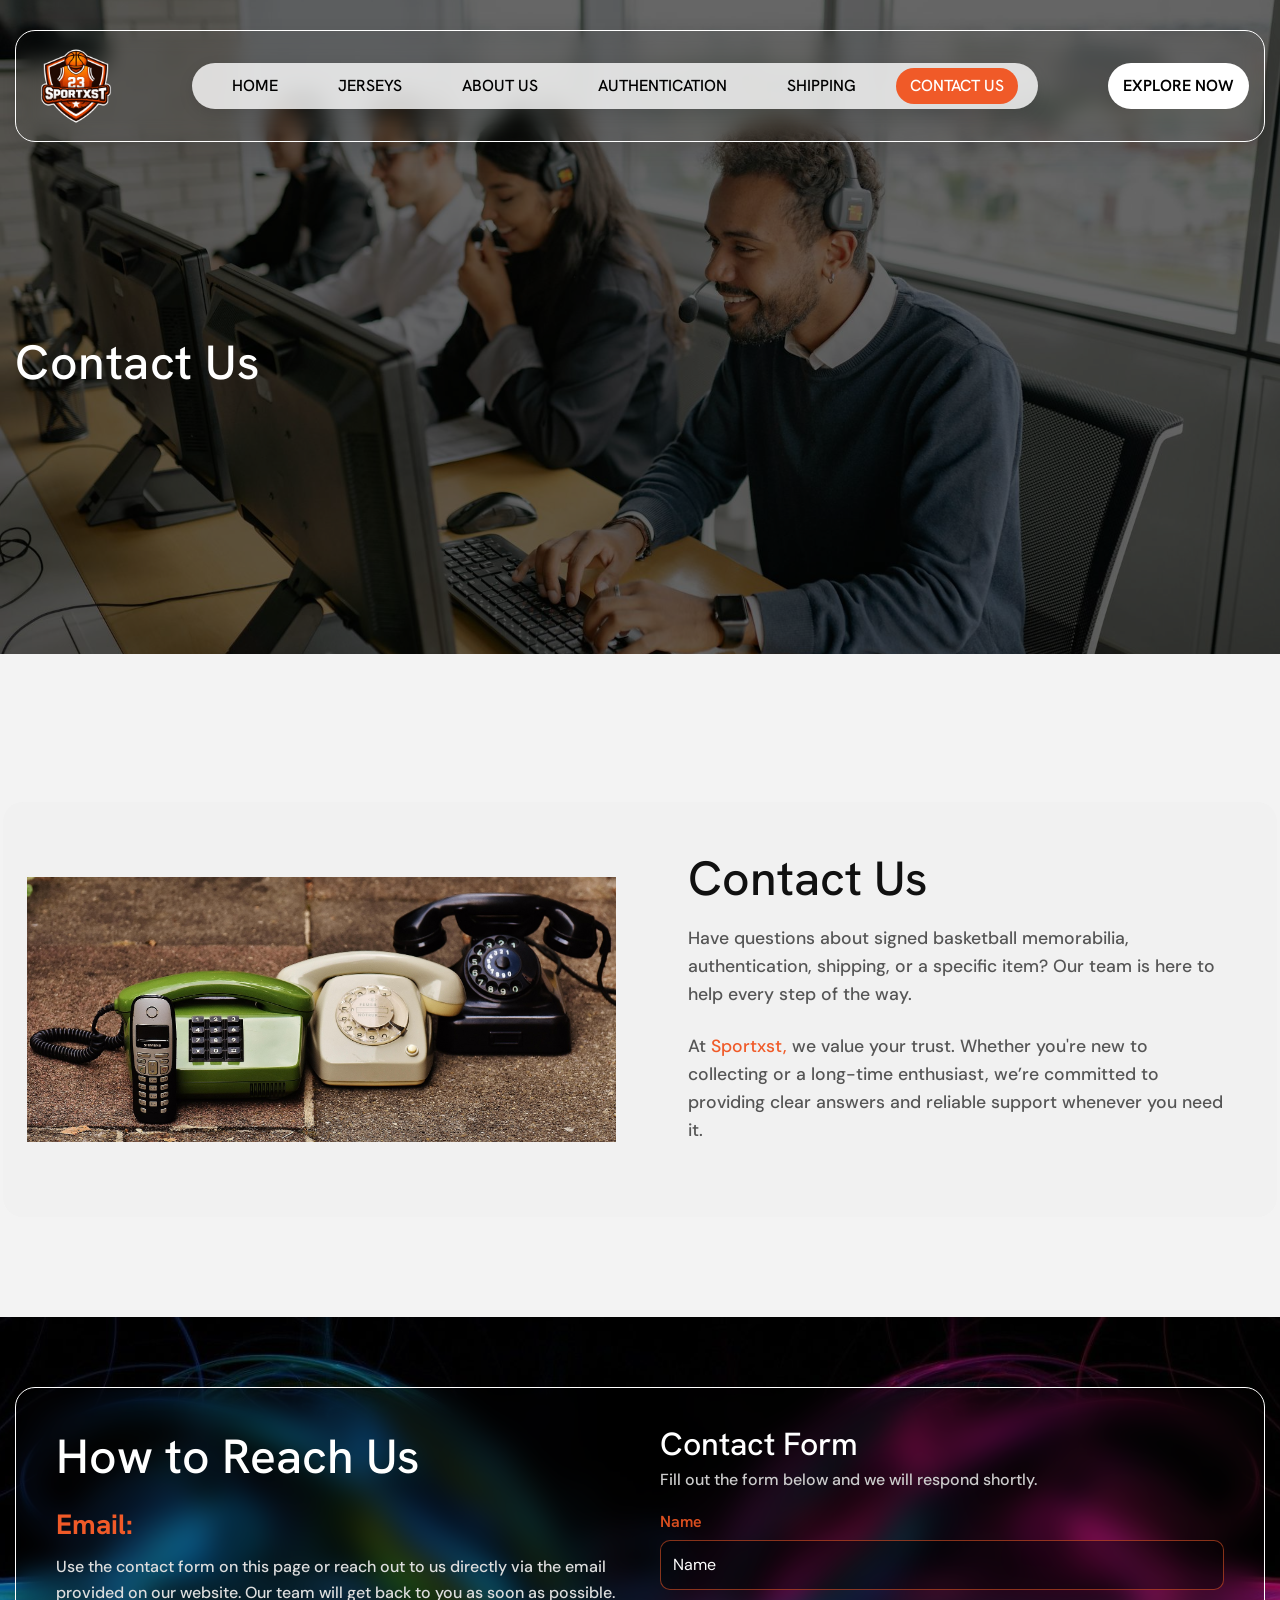
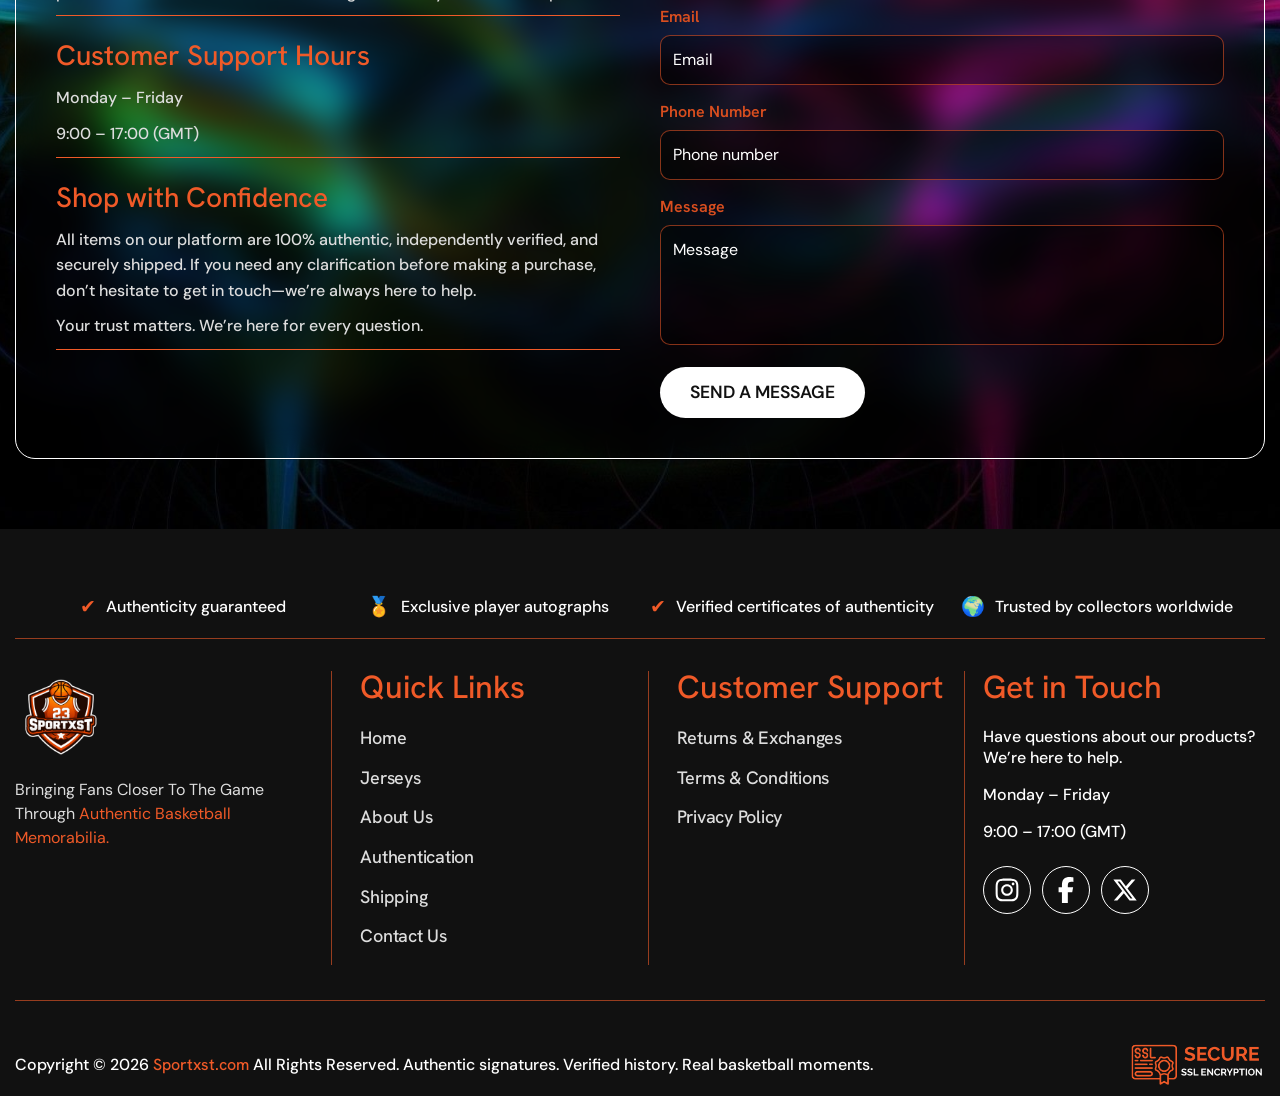
<file: contact-us.html>
<!DOCTYPE html>
<html lang="en">

<head>
    <meta charset="UTF-8">
    <meta name="viewport" content="width=device-width, initial-scale=1.0">
    <meta name="robots" content="index, follow">
    <meta name="author" content="SportXST">
    <link rel="stylesheet" href="assets/css/bootstrap.css">
    <link rel="stylesheet" href="assets/css/aos.css">
    <link rel="stylesheet" href="assets/css/style.css">
    <link rel="stylesheet" href="assets/css/responsive.css">
    <link rel="shortcut icon" href="assets/images/favicon.ico" type="image/x-icon">
    <title>Contact Us</title>
</head>

<body>


    <!-- Header Start -->
    <header class="header">
        <div class="container">
            <div class=" header-container d-flex align-items-center justify-content-between">
                <a class="d-flex align-items-center gap-2 header_logo" href="./">
                    <img src="assets/images/logo.png" alt="logo" class="img-fluid">
                </a>
                <div class="nav-pill d-none d-lg-flex align-items-center">
                    <a href="./">Home</a>
                    <a href="./jerseys">Jerseys</a>
                    <a href="./about-us">About Us</a>
                    <a href="./authentication">Authentication</a>
                    <a href="./shipping">Shipping</a>
                    <a class="btn-touch active" href="./contact-us">Contact Us</a>
                </div>
                <div class="d-flex align-items-center gap-2">
                    <a class="btn-outline-custom d-none d-lg-block" href="./jerseys">Explore Now</a>
                    <span class="menu-toggle" onclick="openMenu()">☰</span>
                </div>
                <div id="sidebar" class="sidebar">
                    <div class="close-btn" onclick="closeMenu()">✕</div>
                    <a href="./">Home</a>
                    <a href="./jerseys">Jerseys</a>
                    <a href="./about-us">About Us</a>
                    <a href="./authentication">Authentication</a>
                    <a href="./shipping">Shipping</a>
                    <a class="./btn-touch w-100 mt-3 active" href="./contact-us">Contact Us</a>
                    <a class="./btn-outline-custom w-100 mt-2" href="./jerseys">Explore Now</a>
                </div>
            </div>
        </div>
    </header>
    <!-- Header End -->

    <!-- Banner  Start -->
    <section class="sub_banner" style="background-image: url('assets/images/contact_banner.jpg');">
        <div class="container">
            <div class="banner_wrap">
                <div class="banner_content">
                    <h1 class="mb-4">
                        Contact Us
                    </h1>
                </div>
            </div>
        </div>
    </section>
    <!-- Banner  End -->

    <!-- Contact After Banner Section Start -->
    <section class="jersey_after_banner py-10">
        <div class="container">
            <div class="featured-products-content">
                <div class="collection-card row align-items-center mt-5">
                    <div class="col-lg-6 text-center p-4 collection-card-img">
                        <img src="assets/images/contact_after_banner.jpg" alt="Jersey" class="img-fluid jersey-img">
                    </div>
                    <div class="col-lg-6 p-4 p-lg-5">
                        <h2 class="mb-3 section_heading">
                            Contact Us
                        </h2>
                        <p class="mb-4">
                            Have questions about signed basketball memorabilia, authentication, shipping, or a specific
                            item? Our team is here to help every step of the way.
                        </p>
                        <p class="mb-4">
                            At <span class="red">Sportxst, </span> we value your trust. Whether you're new to collecting
                            or a long-time enthusiast, we’re committed to providing clear answers and reliable support
                            whenever you need it.
                        </p>
                    </div>


                </div>
            </div>
        </div>
    </section>
    <!-- Contact After Banner Section End -->

    <!-- Contact Form Section Start -->
    <section class="signup_form_sec py-7" id="contact_page"
        style="background-image: url(assets/images/contact_bg.jpeg);">
        <div class=" container">
            <div class="jersey_contact_wrapper">
                <div class="jersey_contact_left">
                    <h2 class="section_heading text_white">How to Reach Us</h2>
                    <div class="contact_grp">

                        <h3><strong>Email:</strong></h3>
                        <p>
                            Use the contact form on this page or reach out to us directly via the
                            email provided on our website. Our team will get back to you as soon as possible.
                        </p>
                    </div>

                    <div class="contact_grp">
                        <h3>Customer Support Hours</h3>
                        <p>Monday – Friday</p>
                        <p>9:00 – 17:00 (GMT)</p>
                    </div>

                    <div class="contact_grp">
                        <div class="jersey_confidence_box">
                            <h3>Shop with Confidence</h3>
                            <p>
                                All items on our platform are 100% authentic, independently verified, and securely
                                shipped.
                                If you need any clarification before making a purchase, don’t hesitate to get in
                                touch—we’re
                                always here to help.
                            </p>
                            <p class="jersey_highlight_text">
                                Your trust matters. We’re here for every question.
                            </p>
                        </div>
                    </div>
                </div>


                <div class="jersey_contact_right">
                    <h2>Contact Form</h2>
                    <p>Fill out the form below and we will respond shortly.</p>
                    <form id="contactForm" novalidate>

                        <div class="jersey_form_group">
                            <label>Name</label>
                            <input type="text" id="name" placeholder="Name">
                            <small class="error"></small>
                        </div>
                    
                        <div class="jersey_form_group">
                            <label>Email</label>
                            <input type="email" id="email" placeholder="Email">
                            <small class="error"></small>
                        </div>
                    
                        <div class="jersey_form_group">
                            <label>Phone Number</label>
                            <input type="text" id="phone" placeholder="Phone number">
                            <small class="error"></small>
                        </div>
                    
                        <div class="jersey_form_group">
                            <label>Message</label>
                            <textarea id="message" placeholder="Message"></textarea>
                            <small class="error"></small>
                        </div>
                    
                        <button type="submit" class="butn">Send A Message</button>
                    
                    </form>
                </div>
            </div>
        </div>
    </section>
    <!-- Contact Form Section End -->

    <!-- Footer Start -->
    <footer class="site-footer pt-5">
        <div class="container">
            <div class="footer-content">
                <div class="footer-features">
                    <div class="feature-item">
                        <span>✔</span>
                        <p>Authenticity guaranteed</p>
                    </div>
                    <div class="feature-item">
                        <span>🏅</span>
                        <p>Exclusive player autographs</p>
                    </div>
                    <div class="feature-item">
                        <span>✔</span>
                        <p>Verified certificates of authenticity</p>
                    </div>
             <div class="feature-item">
    <span>🌍</span>
    <p>Trusted by collectors worldwide</p>
</div>
                </div>
                <div class="footer-top">
                    <div class="footer-logo">
                        <a href="./" class="bg_center_contain"></a>
                        <p class="text_theme mt-2 footer_logo_text">
                            Bringing fans closer to the game through <span class="red">authentic basketball
                                memorabilia.</span>
                        </p>
                    </div>
                    <div class="footer-links">
                        <h3>
                            Quick Links
                        </h3>
                        <ul>
                            <li> <a href="./" class="active">Home</a></li>
                            <li><a href="./jerseys">Jerseys</a></li>
                            <li><a href="./about-us">About Us</a></li>
                            <li><a href="./authentication">Authentication</a></li>
                            <li><a href="./shipping">Shipping</a></li>
                            <li><a href="./contact-us">Contact Us</a></li>
                        </ul>
                    </div>
                    <div class="footer-links">
                        <h3>
                            Customer Support
                        </h3>
                        <ul>
                            <li><a href="./returns-policy">Returns & Exchanges</a></li>
                            <li><a href="./terms-conditions">Terms & Conditions </a></li>
                            <li><a href="./privacy-policy">Privacy Policy</a></li>
                        </ul>
                    </div>
                    <div class="footer-contact">
                        <h3>
                            Get in Touch
                        </h3>
                        <p class="mb-3">
                            Have questions about our products? We’re here to help.
                        </p>
                        <p class="mb-3">
                            Monday – Friday
                        </p>
                        <p class="mb-3">
                            9:00 – 17:00 (GMT)
                        </p>

                        <div class="social-icons mt-4">
                            <ul>
                                <li><a href="#"><svg xmlns="http://www.w3.org/2000/svg" viewBox="0 0 448 512">
                                            <path
                                                d="M224.1 141c-63.6 0-114.9 51.3-114.9 114.9s51.3 114.9 114.9 114.9S339 319.5 339 255.9 287.7 141 224.1 141zm0 189.6c-41.1 0-74.7-33.5-74.7-74.7s33.5-74.7 74.7-74.7 74.7 33.5 74.7 74.7-33.6 74.7-74.7 74.7zm146.4-194.3c0 14.9-12 26.8-26.8 26.8-14.9 0-26.8-12-26.8-26.8s12-26.8 26.8-26.8 26.8 12 26.8 26.8zm76.1 27.2c-1.7-35.9-9.9-67.7-36.2-93.9-26.2-26.2-58-34.4-93.9-36.2-37-2.1-147.9-2.1-184.9 0-35.8 1.7-67.6 9.9-93.9 36.1s-34.4 58-36.2 93.9c-2.1 37-2.1 147.9 0 184.9 1.7 35.9 9.9 67.7 36.2 93.9s58 34.4 93.9 36.2c37 2.1 147.9 2.1 184.9 0 35.9-1.7 67.7-9.9 93.9-36.2 26.2-26.2 34.4-58 36.2-93.9 2.1-37 2.1-147.8 0-184.8zM398.8 388c-7.8 19.6-22.9 34.7-42.6 42.6-29.5 11.7-99.5 9-132.1 9s-102.7 2.6-132.1-9c-19.6-7.8-34.7-22.9-42.6-42.6-11.7-29.5-9-99.5-9-132.1s-2.6-102.7 9-132.1c7.8-19.6 22.9-34.7 42.6-42.6 29.5-11.7 99.5-9 132.1-9s102.7-2.6 132.1 9c19.6 7.8 34.7 22.9 42.6 42.6 11.7 29.5 9 99.5 9 132.1s2.7 102.7-9 132.1z">
                                            </path>
                                        </svg></a></li>
                                <li><a href="#"><svg xmlns="http://www.w3.org/2000/svg" viewBox="0 0 320 512">
                                            <path
                                                d="M80 299.3V512H196V299.3h86.5l18-97.8H196V166.9c0-51.7 20.3-71.5 72.7-71.5c16.3 0 29.4 .4 37 1.2V7.9C291.4 4 256.4 0 236.2 0C129.3 0 80 50.5 80 159.4v42.1H14v97.8H80z">
                                            </path>
                                        </svg></a></li>
                                <li><a href="#"><svg xmlns="http://www.w3.org/2000/svg" viewBox="0 0 512 512">
                                            <path
                                                d="M389.2 48h70.6L305.6 224.2 487 464H345L233.7 318.6 106.5 464H35.8L200.7 275.5 26.8 48H172.4L272.9 180.9 389.2 48zM364.4 421.8h39.1L151.1 88h-42L364.4 421.8z">
                                            </path>
                                        </svg></a></li>
                            </ul>
                        </div>
                    </div>
                </div>
                 <div class="footer-bottom">
                    <p>Copyright © 2026 <a class="text_theme" href="./">Sportxst.com</a> All Rights Reserved. Authentic signatures.
                        Verified history. Real basketball moments.</p>
                    <div class="ssl_logo">
                        <div class="ssl_logo_inner bg-contain" style="background-image: url(assets/images/ssl.png);">
                        </div>
                    </div>
                </div>
            </div>
        </div>
    </footer>
    <!-- Footer End -->

    <div class="loader" id="loader">       
        <div class="loader_img"  style="background-image: url(assets/images/logo.png);"></div>
        <div class="spinner"></div>
    </div>


    <div id="successPopup" class="success-popup">
    
        <div class="popup-inner">
    

            <div class="popup-logo">
                <img src="assets/images/logo.png" alt="Logo">
            </div>
    
   
            <div class="popup-text">
                <h4>Thank You!</h4>
                <p>
                    Thank you for contacting us. Our team will reach out to you soon.
                </p>
                <p class="sub-text">
                    We truly appreciate your interest in our exclusive basketball memorabilia.
                </p>
            </div>
    
        </div>
    
    </div>

    <script>
        const form = document.getElementById("contactForm");
        
        form.addEventListener("submit", function(e) {
            e.preventDefault();
        
            let isValid = true;
        
            const name = document.getElementById("name");
            const email = document.getElementById("email");
            const phone = document.getElementById("phone");
            const message = document.getElementById("message");
        
            const nameRegex = /^[A-Za-z\s]{3,}$/;
            const phoneRegex = /^[0-9]{10}$/;
        
            document.querySelectorAll(".error").forEach(el => el.textContent = "");
            document.querySelectorAll("input, textarea").forEach(el => {
                el.classList.remove("input-error", "input-success");
            });
        
            if (!nameRegex.test(name.value.trim())) {
                setError(name, "Enter at least 3 letters (no numbers)");
                isValid = false;
            } else {
                setSuccess(name);
            }
        
            if (!email.value.includes("@") || !email.value.includes(".")) {
                setError(email, "Enter a valid email");
                isValid = false;
            } else {
                setSuccess(email);
            }
        
            if (!phoneRegex.test(phone.value.trim())) {
                setError(phone, "Enter 10 digit phone number");
                isValid = false;
            } else {
                setSuccess(phone);
            }
        
            if (message.value.trim().length < 10) {
                setError(message, "Minimum 10 characters required");
                isValid = false;
            } else {
                setSuccess(message);
            }
        
       
            if (isValid) {
                console.log("Form submitted ✅");
        
                const popup = document.getElementById("successPopup");
                popup.classList.add("show");
        
                setTimeout(() => {
                    popup.classList.remove("show");
                }, 3000);
        
                form.reset();
            }
        });
        
        function setError(input, message) {
            const group = input.parentElement;
            const error = group.querySelector(".error");
            error.textContent = message;
            input.classList.add("input-error");
        }
        
        function setSuccess(input) {
            input.classList.add("input-success");
        }
        </script>

    <script src="assets/js/jquery.js"></script>
    <script src="assets/js/aos.js"></script>
    <script src="assets/js/bootstrap.js"></script> 
    <script src="assets/js/index.js"></script>
</body>

</html>
</file>
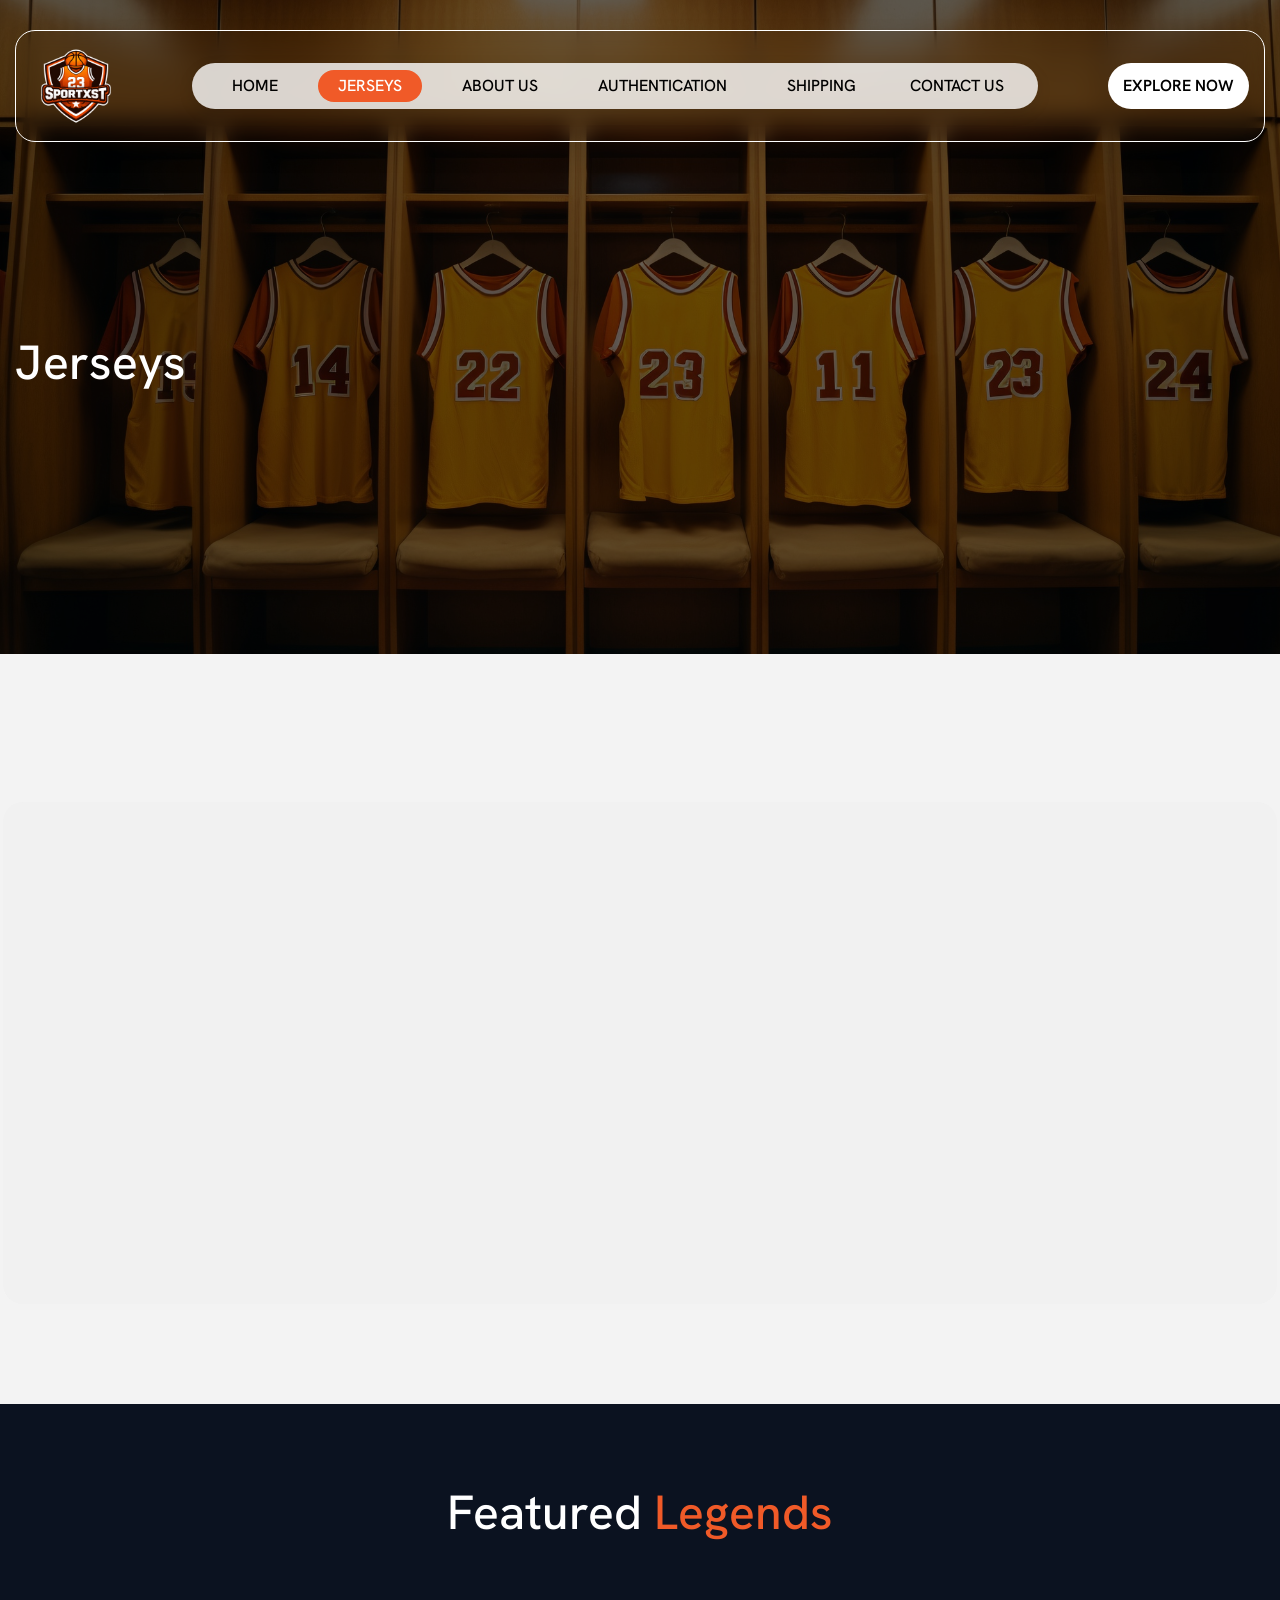
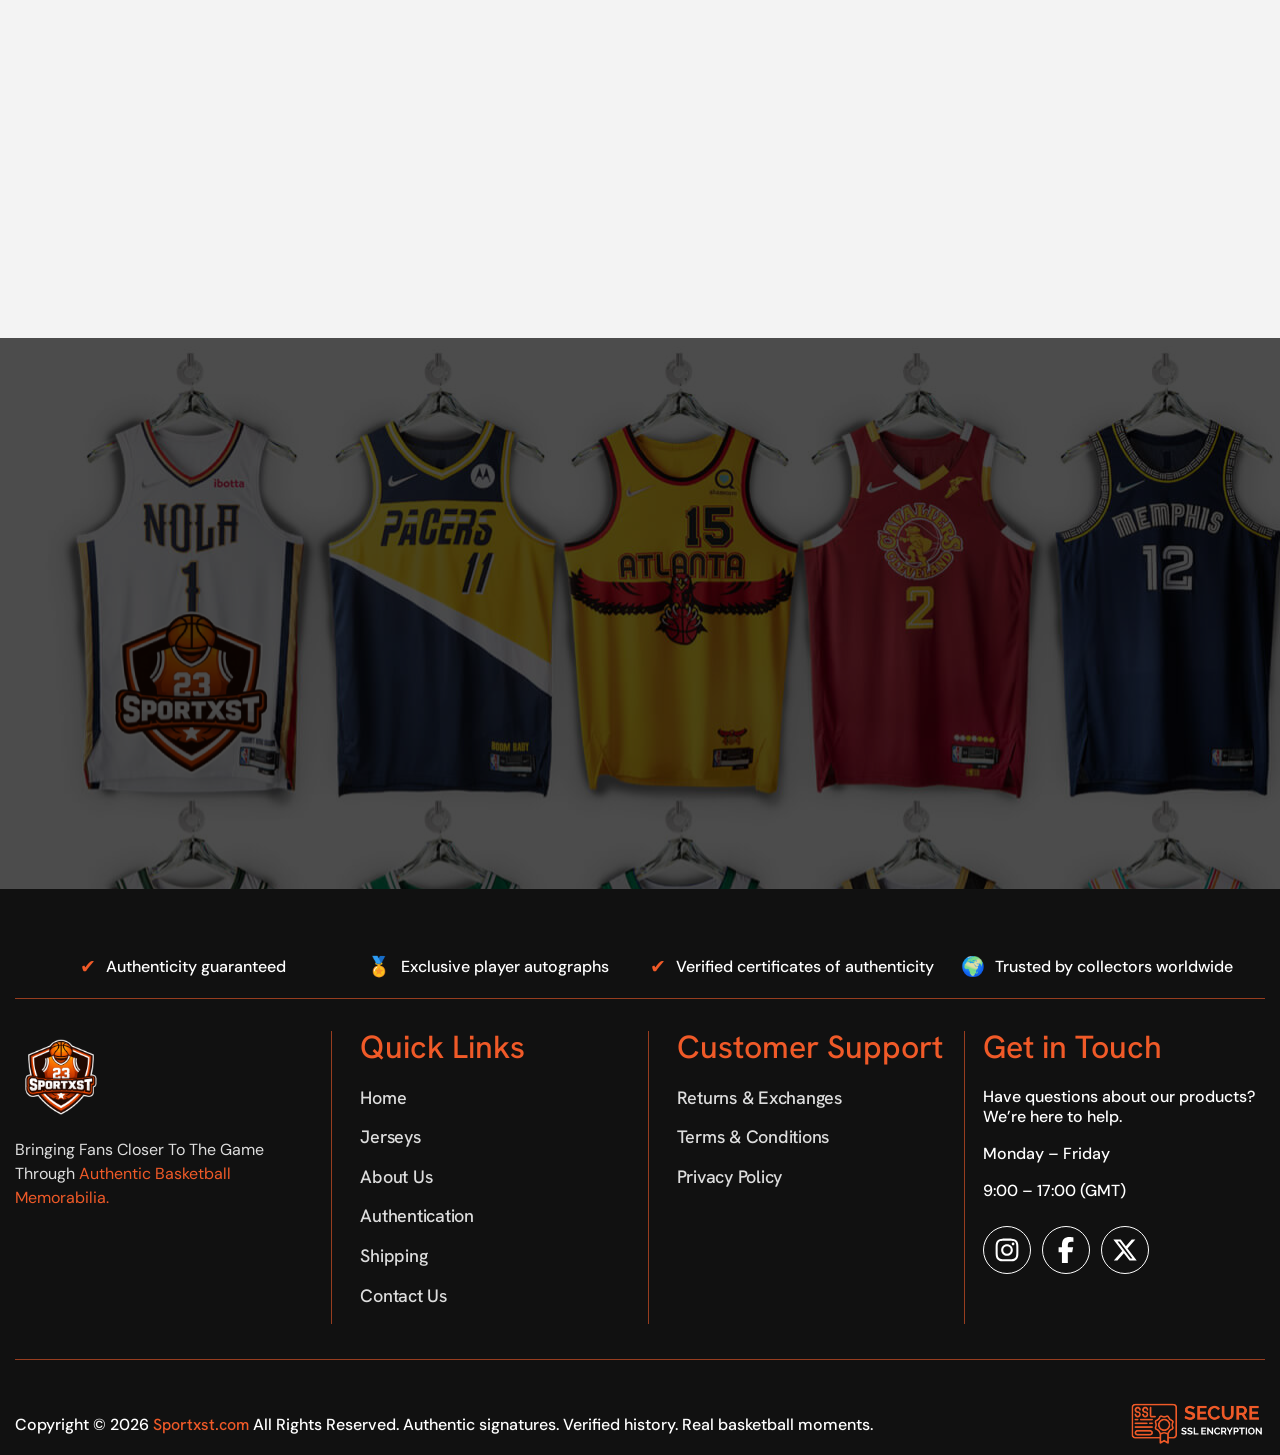
<file: jerseys.html>
<!DOCTYPE html>
<html lang="en">

<head>
    <meta charset="UTF-8">
    <meta name="viewport" content="width=device-width, initial-scale=1.0">
    <meta name="robots" content="index, follow">
    <meta name="author" content="SportXST">
    <link rel="stylesheet" href="assets/css/bootstrap.css">
    <link rel="stylesheet" href="assets/css/aos.css">
    <link rel="stylesheet" href="assets/css/style.css">
    <link rel="stylesheet" href="assets/css/responsive.css">
    <link rel="shortcut icon" href="assets/images/favicon.ico" type="image/x-icon">
    <title>Jerseys</title>
</head>

<body>


    <!-- Header Start -->
    <header class="header">
        <div class="container">
            <div class=" header-container d-flex align-items-center justify-content-between">
              <a class="d-flex align-items-center gap-2 header_logo" href="./">
                    <img src="assets/images/logo.png" alt="logo" class="img-fluid">
                </a>
                <div class="nav-pill d-none d-lg-flex align-items-center">
                    <a href="./">Home</a>
                    <a href="./jerseys" class="active">Jerseys</a>
                    <a href="./about-us">About Us</a>
                    <a href="./authentication">Authentication</a>
                    <a href="./shipping">Shipping</a>
                  <a class="btn-touch" href="./contact-us">Contact Us</a>
                </div>
                <div class="d-flex align-items-center gap-2">
                    <a class="btn-outline-custom d-none d-lg-block" href="./jerseys">Explore Now</a>
                    <span class="menu-toggle" onclick="openMenu()">☰</span>
                </div>
                <div id="sidebar" class="sidebar">
                    <div class="close-btn" onclick="closeMenu()">✕</div>
                    <a href="./">Home</a>
                    <a href="./jerseys" class="active">Jerseys</a>
                    <a href="./about-us">About Us</a>
                    <a href="./authentication">Authentication</a>
                    <a href="./shipping">Shipping</a>
                       <a class="./btn-touch w-100 mt-3" href="./contact-us">Contact Us</a>
                    <a class="./btn-outline-custom w-100 mt-2" href="./jerseys">Explore Now</a>
                </div>
            </div>
        </div>
    </header>
    <!-- Header End -->

    <!-- Banner  Start -->
    <section class="sub_banner" style="background-image: url('assets/images/jersey_banner.jpg');">
        <div class="container">
            <div class="banner_wrap">
                <div class="banner_content">
                    <h1 class="mb-4">
                        Jerseys
                    </h1>
                </div>
            </div>
        </div>
    </section>
    <!-- Banner  End -->

    <!-- Jerseys After Banner Section Start -->
    <section class="jersey_after_banner py-10 hide">
        <div class="container">
            <div class="featured-products-content">
                <div class="collection-card row align-items-center mt-5">
                    <div class="col-lg-6 text-center p-4 collection-card-img" data-aos="fade-right"  data-aos-duration="1000">
                        <img src="assets/images/jersey_after_banner.png" alt="Jersey" class="img-fluid jersey-img">
                    </div>
                    <div class="col-lg-6 p-4 p-lg-5" data-aos="fade-left"  data-aos-duration="1000">
                        <h2 class="mb-3 section_heading">
                            Authentic basketball jerseys signed by the game’s biggest names
                        </h2>
                        <p class="mb-4">
                            Explore a curated selection of genuine, autographed basketball jerseys from top players
                            across the sport. Each piece represents a moment in the game—capturing skill, legacy, and
                            passion.
                        </p>
                        <p class="mb-4">
                            At our core, every jersey is signed during private sessions and carefully verified by our
                            in-house experts. No mass signings. No third-party sourcing. Just real basketball history
                            you can own.
                        </p>
                    </div>


                </div>
            </div>
        </div>
    </section>
    <!-- Jerseys After Banner Section End -->

    <!-- Featured Legends Section Start -->
    <section class="featured_legends bg_dark hide">
        <div class="container">
            <h2 class="section_heading mb-5 text_white text-center">Featured <span class="red">Legends</span></h2>

            <div class="legends-grid">


                <div class="legend-card" data-aos="zoom-in"  data-aos-duration="800">
                    <div class="legend-img">
                        <img src="assets/images/michael_jordan.jpg" alt="Michael Jordan">
                        <div class="common_overlay"></div>
                    </div>

                    <div class="legend-content">
                        <h3>Michael Jordan</h3>
                        <p class="signed-text">Signed Chicago Bulls jersey</p>
                        <p class="desc">
                            A timeless piece from one of basketball’s greatest icons, capturing championship legacy and
                            unmatched influence on the game.
                        </p>
                        <a href="contact-us#contact_page" class="butn black">View More</a>
                    </div>
                </div>


                <div class="legend-card" data-aos="zoom-in"  data-aos-duration="1000">
                    <div class="legend-img">
                        <img src="assets/images/lebron_james.png" alt="LeBron James">
                        <div class="common_overlay"></div>
                    </div>

                    <div class="legend-content">
                        <h3>LeBron James</h3>
                        <p class="signed-text">Signed team jersey</p>
                        <p class="desc">
                            An iconic collectible representing one of the most dominant and versatile players in modern
                            basketball history.
                        </p>
                        <a href="contact-us#contact_page" class="butn black">View More</a>
                    </div>
                </div>


                <div class="legend-card" data-aos="zoom-in"  data-aos-duration="1200">
                    <div class="legend-img">
                        <img src="assets/images/kobe_bryant.png" alt="Kobe Bryant">
                    </div>

                    <div class="legend-content">
                        <h3>Kobe Bryant</h3>
                        <p class="signed-text">Signed Los Angeles jersey</p>
                        <p class="desc">
                            A tribute to a legendary career, symbolizing determination, excellence, and unforgettable
                            moments on the court.
                        </p>
                        <a href="contact-us#contact_page" class="butn black">View More</a>
                    </div>
                </div>


                <div class="legend-card" data-aos="zoom-in"  data-aos-duration="1400">
                    <div class="legend-img">
                        <img src="assets/images/magic_johnson.png" alt="Magic Johnson">
                    </div>

                    <div class="legend-content">
                        <h3>Magic Johnson</h3>
                        <p class="signed-text">Signed Lakers jersey</p>
                        <p class="desc">
                            A classic collectible honoring one of the greatest playmakers and leaders the sport has ever
                            seen.
                        </p>
                        <a href="contact-us#contact_page" class="butn black">View More</a>
                    </div>
                </div>


                <div class="legend-card" data-aos="zoom-in"  data-aos-duration="800">
                    <div class="legend-img">
                        <img src="assets/images/larry_bird.png" alt="Larry Bird">
                    </div>

                    <div class="legend-content">
                        <h3>Larry Bird</h3>
                        <p class="signed-text">Signed Boston jersey</p>
                        <p class="desc">
                            A historic piece celebrating one of basketball’s fiercest competitors and most skilled
                            shooters.
                        </p>
                        <a href="contact-us#contact_page" class="butn black">View More</a>
                    </div>
                </div>


                <div class="legend-card" data-aos="zoom-in"  data-aos-duration="1000">
                    <div class="legend-img">
                        <img src="assets/images/stephen_curry.png" alt="Stephen Curry">
                    </div>

                    <div class="legend-content">
                        <h3>Stephen Curry</h3>
                        <p class="signed-text">Signed Golden State jersey</p>
                        <p class="desc">
                            A modern classic representing the player who transformed the game with elite shooting and
                            innovation.
                        </p>
                        <a href="contact-us#contact_page" class="butn black">View More</a>
                    </div>
                </div>

                <div class="legend-card" data-aos="zoom-in"  data-aos-duration="1200">
                    <div class="legend-img">
                        <img src="assets/images/kevin_durant.png" alt="Kevin Durant">
                    </div>

                    <div class="legend-content">
                        <h3>Kevin Durant</h3>
                        <p class="signed-text">Signed team jersey</p>
                        <p class="desc">
                            A premium collectible from one of the most gifted scorers in basketball history.
                        </p>
                        <a href="contact-us#contact_page" class="butn black">View More</a>
                    </div>
                </div>

                <div class="legend-card" data-aos="zoom-in"  data-aos-duration="1400">
                    <div class="legend-img">
                        <img src="assets/images/giannis_antetokounmpo.png" alt="Giannis">
                    </div>

                    <div class="legend-content">
                        <h3>Giannis Antetokounmpo</h3>
                        <p class="signed-text">Signed Milwaukee jersey</p>
                        <p class="desc">
                            A standout piece reflecting power, versatility, and the rise of a global basketball
                            superstar.
                        </p>
                        <a href="contact-us#contact_page" class="butn black">View More</a>
                    </div>
                </div>

            </div>
        </div>
    </section>
    <!-- Featured Legends Section End -->

    <!-- Jerseys Cards Section Start -->
    <section class="jersey_cards hide">
        <div class="container">
            <div class="jersey_page_cards">
                <div class="jersey_page_card" data-aos="fade-right"  data-aos-duration="1200">
                    <img src="assets/images/jersey_card1_img.png" alt="Basketball Jersey">
                    <div class="jersey_page_card_content">
                        <div class="jersey_page_accent_bar"></div>
                        <h3><span class="red">Premium </span> Basketball Collectibles</h3>
                        <ul>
                            <li>Iconic team jerseys</li>
                            <li>Game-inspired & international pieces</li>
                            <li>Legendary players & rising stars</li>
                            <li>Limited edition framed displays</li>
                        </ul>
                        <p>Every item is selected for significance, condition, and long-term value.</p>
                    </div>
                </div>


                <div class="jersey_page_card" data-aos="fade-up"  data-aos-duration="1200">
                    <img src="assets/images/jersey_card2_img.png" alt="Authenticity Certificate">
                    <div class="jersey_page_card_content">
                        <div class="jersey_page_accent_bar"></div>
                        <h3><span class="red">Authenticity </span> You Can Trust</h3>
                        <ul>
                            <li>Tamper-proof certificate of authenticity</li>
                            <li>Unique verification ID</li>
                            <li>Documented signing details</li>
                            <li>Secure protective packaging</li>
                        </ul>
                        <p>Built to give collectors total confidence in every purchase.</p>
                    </div>
                </div>

                <div class="jersey_page_card" data-aos="fade-left"  data-aos-duration="1200">
                    <img src="assets/images/jersey_card3_img.png" alt="Framed Jersey Display">
                    <div class="jersey_page_card_content">
                        <div class="jersey_page_accent_bar"></div>
                        <h3><span class="red">Expertly</span> Presented</h3>
                        <ul>
                            <li>Unframed signed items</li>
                            <li>Professionally framed, display-ready pieces</li>
                            <li>Limited edition showcase collectibles</li>
                        </ul>
                        <p>All framed items are crafted using premium materials to preserve quality and enhance
                            presentation.</p>
                    </div>
                </div>

            </div>
        </div>
    </section>
    <!-- Jerseys Cards Section End -->

    <!-- Newsletter Section Start -->
    <section class="newsletter-section hide">
        <div class="container">
            <div class="newsletter_content" data-aos="zoom-in"  data-aos-duration="1500">
                <h2 class="section_heading text_white mb-4">
                    For <span class="red">Fans </span> and <span class="red">Collectors</span>
                </h2>

                <p class="newsletter-text text_white">
                    Whether you're starting your collection or searching for a standout centerpiece, signed basketball
                    memorabilia offers a meaningful connection to the game’s greatest moments.
                </p>
                <p class="newsletter-text text_white">
                    Whether you're starting your collection or searching for a standout centerpiece, signed basketball
                    memorabilia offers a meaningful connection to the game’s greatest moments.
                </p>              
            </div>
        </div>
    </section>
    <!-- Newsletter Section End -->

    <!-- Footer Start -->
    <footer class="site-footer pt-5">
        <div class="container">
            <div class="footer-content">
                <div class="footer-features">
                    <div class="feature-item">
                        <span>✔</span>
                        <p>Authenticity guaranteed</p>
                    </div>
                    <div class="feature-item">
                        <span>🏅</span>
                        <p>Exclusive player autographs</p>
                    </div>
                    <div class="feature-item">
                        <span>✔</span>
                        <p>Verified certificates of authenticity</p>
                    </div>
             <div class="feature-item">
    <span>🌍</span>
    <p>Trusted by collectors worldwide</p>
</div>
                </div>
                <div class="footer-top">
                    <div class="footer-logo">
                        <a href="./" class="bg_center_contain"></a>
                        <p class="text_theme mt-2 footer_logo_text">
                            Bringing fans closer to the game through <span class="red">authentic basketball memorabilia.</span>
                        </p>
                    </div>
                    <div class="footer-links">
                        <h3>
                            Quick Links
                        </h3>
                        <ul>
                            <li> <a href="./" class="active">Home</a></li>
                            <li><a href="./jerseys">Jerseys</a></li>
                            <li><a href="./about-us">About Us</a></li>
                            <li><a href="./authentication">Authentication</a></li>
                            <li><a href="./shipping">Shipping</a></li>
                            <li><a href="./contact-us">Contact Us</a></li>
                        </ul>
                    </div>
                    <div class="footer-links">
                        <h3>
                            Customer Support
                        </h3>
                        <ul>
                            <li><a href="./returns-policy">Returns & Exchanges</a></li>
                            <li><a href="./terms-conditions">Terms & Conditions </a></li>
                            <li><a href="./privacy-policy">Privacy Policy</a></li>
                        </ul>
                    </div>
                    <div class="footer-contact">
                        <h3>
                            Get in Touch
                        </h3>
                        <p class="mb-3">
                            Have questions about our products? We’re here to help.
                        </p>
                        <p class="mb-3">
                            Monday – Friday
                        </p>
                        <p class="mb-3">
                            9:00 – 17:00 (GMT)
                        </p>

                        <div class="social-icons mt-4">
                            <ul>
                                <li><a href="#"><svg xmlns="http://www.w3.org/2000/svg" viewBox="0 0 448 512">
                                            <path
                                                d="M224.1 141c-63.6 0-114.9 51.3-114.9 114.9s51.3 114.9 114.9 114.9S339 319.5 339 255.9 287.7 141 224.1 141zm0 189.6c-41.1 0-74.7-33.5-74.7-74.7s33.5-74.7 74.7-74.7 74.7 33.5 74.7 74.7-33.6 74.7-74.7 74.7zm146.4-194.3c0 14.9-12 26.8-26.8 26.8-14.9 0-26.8-12-26.8-26.8s12-26.8 26.8-26.8 26.8 12 26.8 26.8zm76.1 27.2c-1.7-35.9-9.9-67.7-36.2-93.9-26.2-26.2-58-34.4-93.9-36.2-37-2.1-147.9-2.1-184.9 0-35.8 1.7-67.6 9.9-93.9 36.1s-34.4 58-36.2 93.9c-2.1 37-2.1 147.9 0 184.9 1.7 35.9 9.9 67.7 36.2 93.9s58 34.4 93.9 36.2c37 2.1 147.9 2.1 184.9 0 35.9-1.7 67.7-9.9 93.9-36.2 26.2-26.2 34.4-58 36.2-93.9 2.1-37 2.1-147.8 0-184.8zM398.8 388c-7.8 19.6-22.9 34.7-42.6 42.6-29.5 11.7-99.5 9-132.1 9s-102.7 2.6-132.1-9c-19.6-7.8-34.7-22.9-42.6-42.6-11.7-29.5-9-99.5-9-132.1s-2.6-102.7 9-132.1c7.8-19.6 22.9-34.7 42.6-42.6 29.5-11.7 99.5-9 132.1-9s102.7-2.6 132.1 9c19.6 7.8 34.7 22.9 42.6 42.6 11.7 29.5 9 99.5 9 132.1s2.7 102.7-9 132.1z">
                                            </path>
                                        </svg></a></li>
                                <li><a href="#"><svg xmlns="http://www.w3.org/2000/svg" viewBox="0 0 320 512">
                                            <path
                                                d="M80 299.3V512H196V299.3h86.5l18-97.8H196V166.9c0-51.7 20.3-71.5 72.7-71.5c16.3 0 29.4 .4 37 1.2V7.9C291.4 4 256.4 0 236.2 0C129.3 0 80 50.5 80 159.4v42.1H14v97.8H80z">
                                            </path>
                                        </svg></a></li>
                                <li><a href="#"><svg xmlns="http://www.w3.org/2000/svg" viewBox="0 0 512 512">
                                            <path
                                                d="M389.2 48h70.6L305.6 224.2 487 464H345L233.7 318.6 106.5 464H35.8L200.7 275.5 26.8 48H172.4L272.9 180.9 389.2 48zM364.4 421.8h39.1L151.1 88h-42L364.4 421.8z">
                                            </path>
                                        </svg></a></li>
                            </ul>
                        </div>
                    </div>
                </div>
                 <div class="footer-bottom">
                    <p>Copyright © 2026 <a class="text_theme" href="./">Sportxst.com</a> All Rights Reserved. Authentic signatures.
                        Verified history. Real basketball moments.</p>
                    <div class="ssl_logo">
                        <div class="ssl_logo_inner bg-contain" style="background-image: url(assets/images/ssl.png);">
                        </div>
                    </div>
                </div>
            </div>
        </div>
    </footer>
    <!-- Footer End -->

    <div class="loader" id="loader">       
        <div class="loader_img"  style="background-image: url(assets/images/logo.png);"></div>
        <div class="spinner"></div>
    </div>


    <script src="assets/js/jquery.js"></script>
    <script src="assets/js/aos.js"></script>
    <script src="assets/js/bootstrap.js"></script>
    <script src="assets/js/index.js"></script>
</body>

</html>
</file>
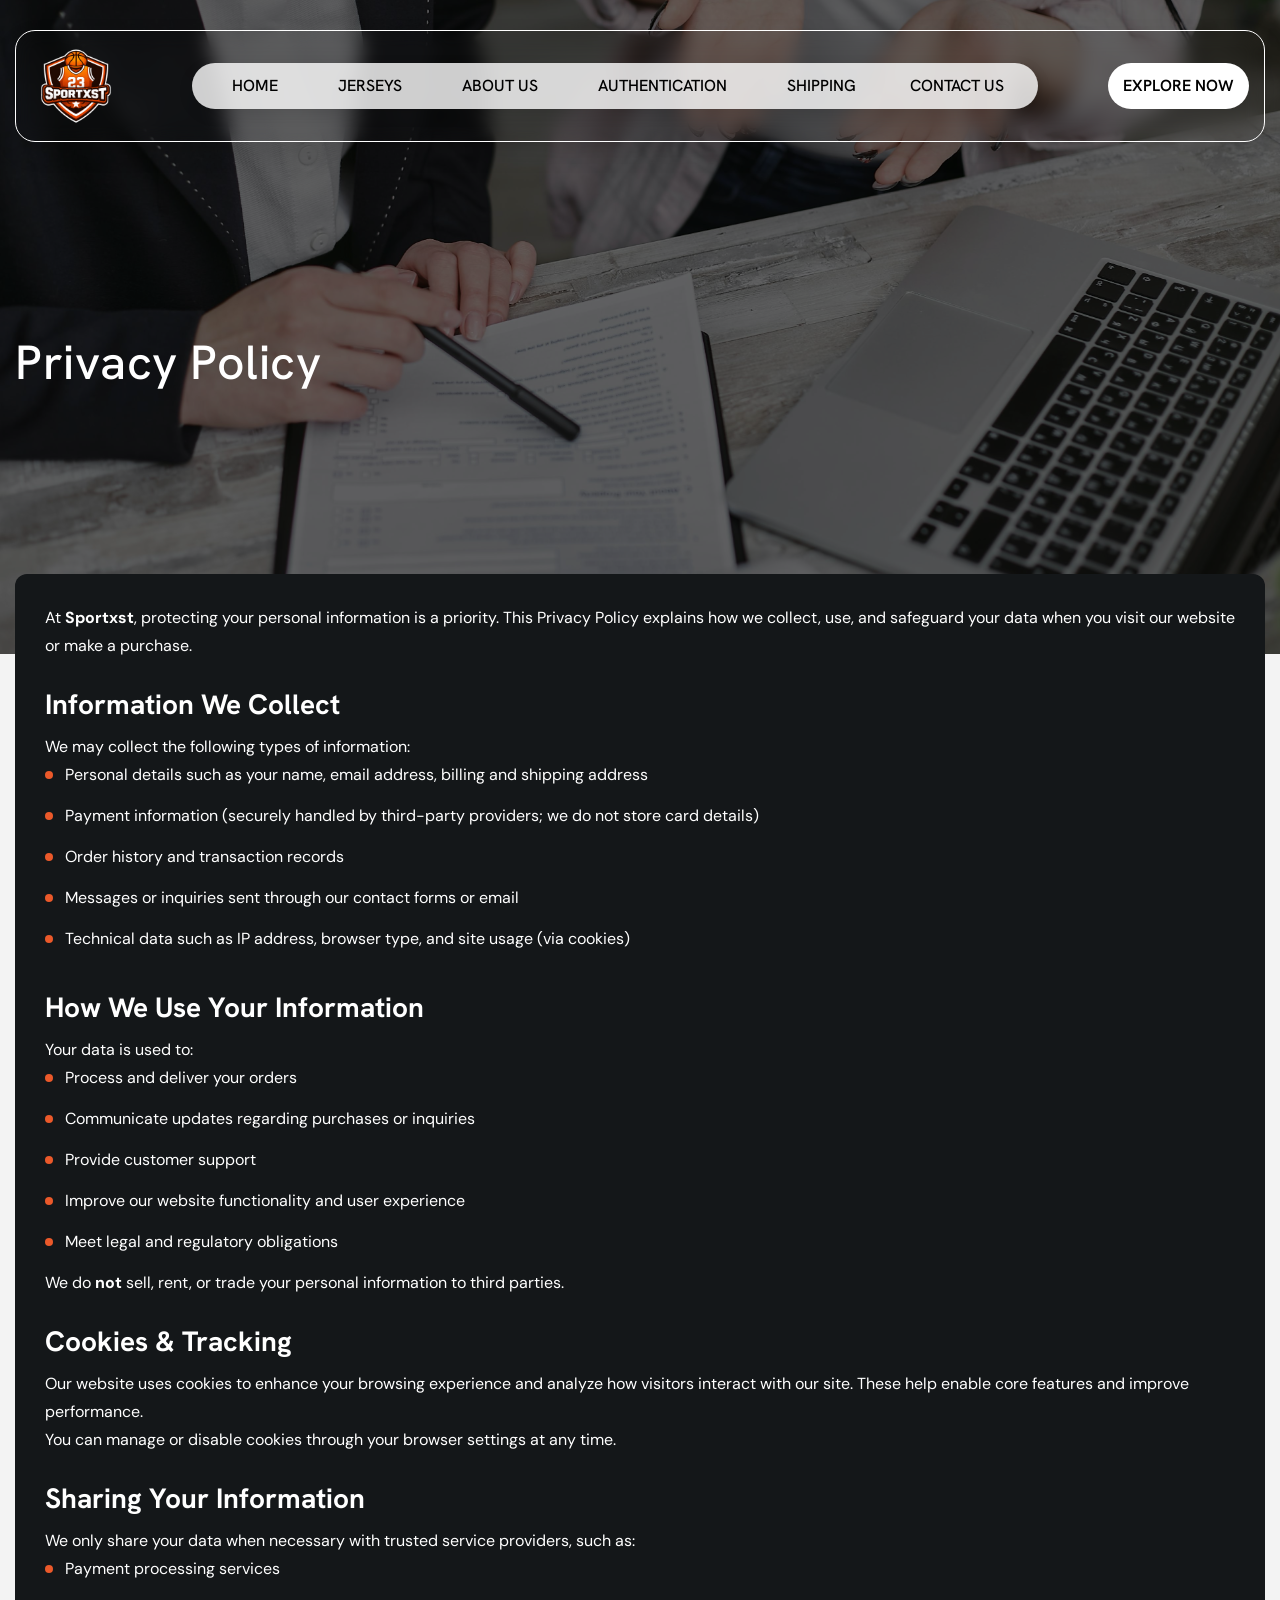
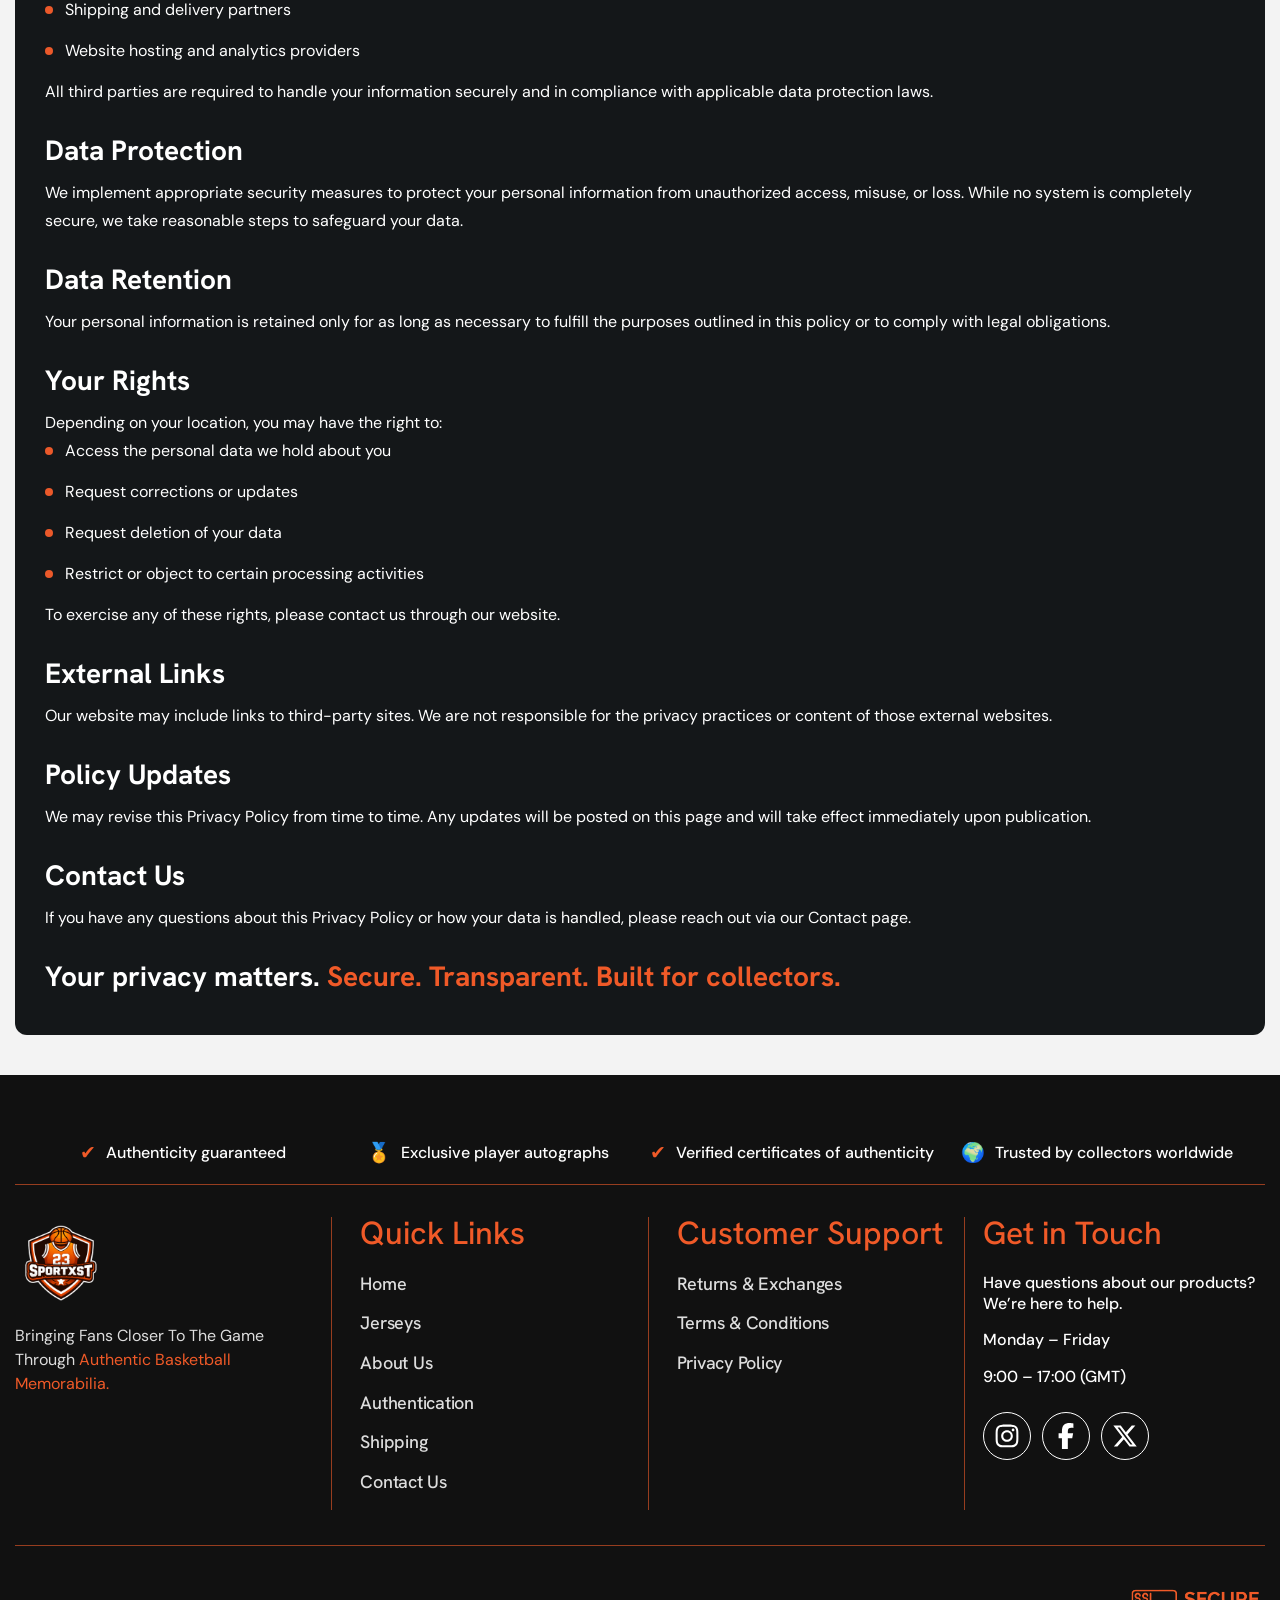
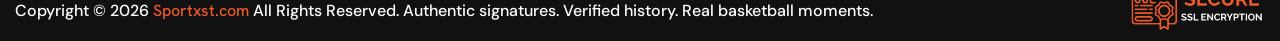
<file: privacy-policy.html>
<!DOCTYPE html>
<html lang="en">

<head>
    <meta charset="UTF-8">
    <meta name="viewport" content="width=device-width, initial-scale=1.0">
    <meta name="robots" content="index, follow">
    <meta name="author" content="SportXST">
    <link rel="stylesheet" href="assets/css/bootstrap.css">
    <link rel="stylesheet" href="assets/css/aos.css">
    <link rel="stylesheet" href="assets/css/style.css">
    <link rel="stylesheet" href="assets/css/responsive.css">
    <link rel="shortcut icon" href="assets/images/favicon.ico" type="image/x-icon">
    <title> Privacy Policy</title>
</head>

<body>

    <!-- Header Start -->
    <header class="header">
        <div class="container">
            <div class=" header-container d-flex align-items-center justify-content-between">
              <a class="d-flex align-items-center gap-2 header_logo" href="./">
                    <img src="assets/images/logo.png" alt="logo" class="img-fluid">
                </a>
                <div class="nav-pill d-none d-lg-flex align-items-center">
                    <a href="./">Home</a>
                    <a href="./jerseys">Jerseys</a>
                    <a href="./about-us">About Us</a>
                    <a href="./authentication">Authentication</a>
                    <a href="./shipping">Shipping</a>
                  <a class="btn-touch" href="./contact-us">Contact Us</a>
                </div>
                <div class="d-flex align-items-center gap-2">
                    <a class="btn-outline-custom d-none d-lg-block" href="./jerseys">Explore Now</a>
                    <span class="menu-toggle" onclick="openMenu()">☰</span>
                </div>
                <div id="sidebar" class="sidebar">
                    <div class="close-btn" onclick="closeMenu()">✕</div>
                    <a href="./">Home</a>
                    <a href="./jerseys">Jerseys</a>
                    <a href="./about-us">About Us</a>
                    <a href="./authentication">Authentication</a>
                    <a href="./shipping">Shipping</a>
                       <a class="./btn-touch w-100 mt-3" href="./contact-us">Contact Us</a>
                    <a class="./btn-outline-custom w-100 mt-2" href="./jerseys">Explore Now</a>
                </div>
            </div>
        </div>
    </header>
    <!-- Header End -->

    <!-- Banner  Start -->
    <section class="sub_banner" style="background-image: url('assets/images/privacy_banner.jpg');">
        <div class="container">
            <div class="banner_wrap">
                <div class="banner_content">
                    <h1 class="mb-4">
                        Privacy Policy
                    </h1>
                </div>
            </div>
        </div>
    </section>
    <!-- Banner  End -->

    <!-- main content start -->

    <section class="last-update">
        <div class="container">
            <div class="last-update-content-wrap">
                <div class="last-update-content">
                    <p>At <strong>Sportxst</strong>, protecting your personal information is a priority. This Privacy Policy explains how we collect, use, and safeguard your data when you visit our website or make a purchase.
                    </p>
                </div>
                <div class="last-update-content">
                    <h2>Information We Collect
                    </h2>
                    <p>
                        We may collect the following types of information:
                    </p>
                    <ul>
                        <li>Personal details such as your name, email address, billing and shipping address</li>
                        <li>Payment information (securely handled by third-party providers; we do not store card details)</li>
                        <li>Order history and transaction records</li>
                        <li>Messages or inquiries sent through our contact forms or email</li>
                        <li>Technical data such as IP address, browser type, and site usage (via cookies)</li>
                    </ul>
                </div>
                <div class="last-update-content">
                    <h3>How We Use Your Information </h3>
                    <p>Your data is used to: </p>

                    <ul>
                        <li>
                            Process and deliver your orders
                        </li>
                        <li>Communicate updates regarding purchases or inquiries</li>
                        <li>Provide customer support</li>
                        <li>Improve our website functionality and user experience</li>
                        <li>Meet legal and regulatory obligations</li>
                    </ul>
                    <p>
                        We do <strong>not</strong> sell, rent, or trade your personal information to third parties.
                    </p>
                </div>
                <div class="last-update-content">
                    <h4>Cookies & Tracking
                    </h4>
                    <p>
                        Our website uses cookies to enhance your browsing experience and analyze how visitors interact with our site. These help enable core features and improve performance.
                    </p>
                    <p>You can manage or disable cookies through your browser settings at any time.</p>
                </div>
                <div class="last-update-content">
                    <h4>Sharing Your Information </h4>
                    <p>We only share your data when necessary with trusted service providers, such as:</p>
                    <ul>
                        <li>Payment processing services
                        </li>
                        <li>Shipping and delivery partners
                        </li>
                        <li>Website hosting and analytics providers
                        </li>
                        
                    </ul>
                  <p>
                    All third parties are required to handle your information securely and in compliance with applicable data protection laws.
                  </p>
                </div>
                <div class="last-update-content">
                    <h4>Data Protection
                    </h4>
                    <p>We implement appropriate security measures to protect your personal information from unauthorized access, misuse, or loss. While no system is completely secure, we take reasonable steps to safeguard your data.
                    </p>
                </div>
                <div class="last-update-content">
                    <h4>Data Retention
                    </h4>
                    <p>
                        Your personal information is retained only for as long as necessary to fulfill the purposes outlined in this policy or to comply with legal obligations.
                    </p>
                  
                </div>
                <div class="last-update-content">
                    <h4>Your Rights
                    </h4>
                    <p>Depending on your location, you may have the right to:
                    </p>
                    <ul>
                        <li>Access the personal data we hold about you</li>
                        <li>
                            Request corrections or updates
                        </li>
                        <li>
                            Request deletion of your data
                        </li>
                        <li>
                            Restrict or object to certain processing activities
                        </li>
                    </ul>
                    <p>
                        To exercise any of these rights, please contact us through our website.
                    </p>
                </div>
                <div class="last-update-content">
                    <h4>External Links

                    </h4>
                    <p>
                        Our website may include links to third-party sites. We are not responsible for the privacy practices or content of those external websites.
                    </p>
                </div>
                <div class="last-update-content">
                    <h4> Policy Updates
                    </h4>
                    <p>
                        We may revise this Privacy Policy from time to time. Any updates will be posted on this page and will take effect immediately upon publication.
                    </p>
                </div>
                <div class="last-update-content">
                    <h4> Contact Us
                    </h4>
                    <p>
                        If you have any questions about this Privacy Policy or how your data is handled, please reach out via our Contact page.
                    </p>
                </div>
                <div class="last-update-content">
                    <h4> Your privacy matters. <span class="red">Secure. Transparent. Built for collectors.</span>
                    </h4>
                </div>
            </div>
        </div>
    </section>
    <!-- main content end -->




    <!-- Footer Start -->
    <footer class="site-footer pt-5">
        <div class="container">
            <div class="footer-content">
                <div class="footer-features">
                    <div class="feature-item">
                        <span>✔</span>
                        <p>Authenticity guaranteed</p>
                    </div>
                    <div class="feature-item">
                        <span>🏅</span>
                        <p>Exclusive player autographs</p>
                    </div>
                    <div class="feature-item">
                        <span>✔</span>
                        <p>Verified certificates of authenticity</p>
                    </div>
             <div class="feature-item">
    <span>🌍</span>
    <p>Trusted by collectors worldwide</p>
</div>
                </div>
                <div class="footer-top">
                    <div class="footer-logo">
                        <a href="./" class="bg_center_contain"></a>
                        <p class="text_theme mt-2 footer_logo_text">
                            Bringing fans closer to the game through <span class="red">authentic basketball memorabilia.</span>
                        </p>
                    </div>
                    <div class="footer-links">
                        <h3>
                            Quick Links
                        </h3>
                        <ul>
                            <li> <a href="./" class="active">Home</a></li>
                            <li><a href="./jerseys">Jerseys</a></li>
                            <li><a href="./about-us">About Us</a></li>
                            <li><a href="./authentication">Authentication</a></li>
                            <li><a href="./shipping">Shipping</a></li>
                            <li><a href="./contact-us">Contact Us</a></li>
                        </ul>
                    </div>
                    <div class="footer-links">
                        <h3>
                            Customer Support
                        </h3>
                        <ul>
                            <li><a href="./returns-policy">Returns & Exchanges</a></li>
                            <li><a href="./terms-conditions">Terms & Conditions </a></li>
                            <li><a href="./privacy-policy">Privacy Policy</a></li>
                        </ul>
                    </div>
                    <div class="footer-contact">
                        <h3>
                            Get in Touch
                        </h3>
                        <p class="mb-3">
                            Have questions about our products? We’re here to help.
                        </p>
                        <p class="mb-3">
                            Monday – Friday
                        </p>
                        <p class="mb-3">
                            9:00 – 17:00 (GMT)
                        </p>

                        <div class="social-icons mt-4">
                            <ul>
                                <li><a href="#"><svg xmlns="http://www.w3.org/2000/svg" viewBox="0 0 448 512">
                                            <path
                                                d="M224.1 141c-63.6 0-114.9 51.3-114.9 114.9s51.3 114.9 114.9 114.9S339 319.5 339 255.9 287.7 141 224.1 141zm0 189.6c-41.1 0-74.7-33.5-74.7-74.7s33.5-74.7 74.7-74.7 74.7 33.5 74.7 74.7-33.6 74.7-74.7 74.7zm146.4-194.3c0 14.9-12 26.8-26.8 26.8-14.9 0-26.8-12-26.8-26.8s12-26.8 26.8-26.8 26.8 12 26.8 26.8zm76.1 27.2c-1.7-35.9-9.9-67.7-36.2-93.9-26.2-26.2-58-34.4-93.9-36.2-37-2.1-147.9-2.1-184.9 0-35.8 1.7-67.6 9.9-93.9 36.1s-34.4 58-36.2 93.9c-2.1 37-2.1 147.9 0 184.9 1.7 35.9 9.9 67.7 36.2 93.9s58 34.4 93.9 36.2c37 2.1 147.9 2.1 184.9 0 35.9-1.7 67.7-9.9 93.9-36.2 26.2-26.2 34.4-58 36.2-93.9 2.1-37 2.1-147.8 0-184.8zM398.8 388c-7.8 19.6-22.9 34.7-42.6 42.6-29.5 11.7-99.5 9-132.1 9s-102.7 2.6-132.1-9c-19.6-7.8-34.7-22.9-42.6-42.6-11.7-29.5-9-99.5-9-132.1s-2.6-102.7 9-132.1c7.8-19.6 22.9-34.7 42.6-42.6 29.5-11.7 99.5-9 132.1-9s102.7-2.6 132.1 9c19.6 7.8 34.7 22.9 42.6 42.6 11.7 29.5 9 99.5 9 132.1s2.7 102.7-9 132.1z">
                                            </path>
                                        </svg></a></li>
                                <li><a href="#"><svg xmlns="http://www.w3.org/2000/svg" viewBox="0 0 320 512">
                                            <path
                                                d="M80 299.3V512H196V299.3h86.5l18-97.8H196V166.9c0-51.7 20.3-71.5 72.7-71.5c16.3 0 29.4 .4 37 1.2V7.9C291.4 4 256.4 0 236.2 0C129.3 0 80 50.5 80 159.4v42.1H14v97.8H80z">
                                            </path>
                                        </svg></a></li>
                                <li><a href="#"><svg xmlns="http://www.w3.org/2000/svg" viewBox="0 0 512 512">
                                            <path
                                                d="M389.2 48h70.6L305.6 224.2 487 464H345L233.7 318.6 106.5 464H35.8L200.7 275.5 26.8 48H172.4L272.9 180.9 389.2 48zM364.4 421.8h39.1L151.1 88h-42L364.4 421.8z">
                                            </path>
                                        </svg></a></li>
                            </ul>
                        </div>
                    </div>
                </div>
                 <div class="footer-bottom">
                    <p>Copyright © 2026 <a class="text_theme" href="./">Sportxst.com</a> All Rights Reserved. Authentic signatures.
                        Verified history. Real basketball moments.</p>
                    <div class="ssl_logo">
                        <div class="ssl_logo_inner bg-contain" style="background-image: url(assets/images/ssl.png);">
                        </div>
                    </div>
                </div>
            </div>
        </div>
    </footer>
    <!-- Footer End -->

    <div class="loader" id="loader">       
        <div class="loader_img"  style="background-image: url(assets/images/logo.png);"></div>
        <div class="spinner"></div>
    </div>

    <script src="assets/js/jquery.js"></script>
    <script src="assets/js/aos.js"></script>
    <script src="assets/js/bootstrap.js"></script>
    <script src="assets/js/index.js"></script>
</body>

</html>
</file>
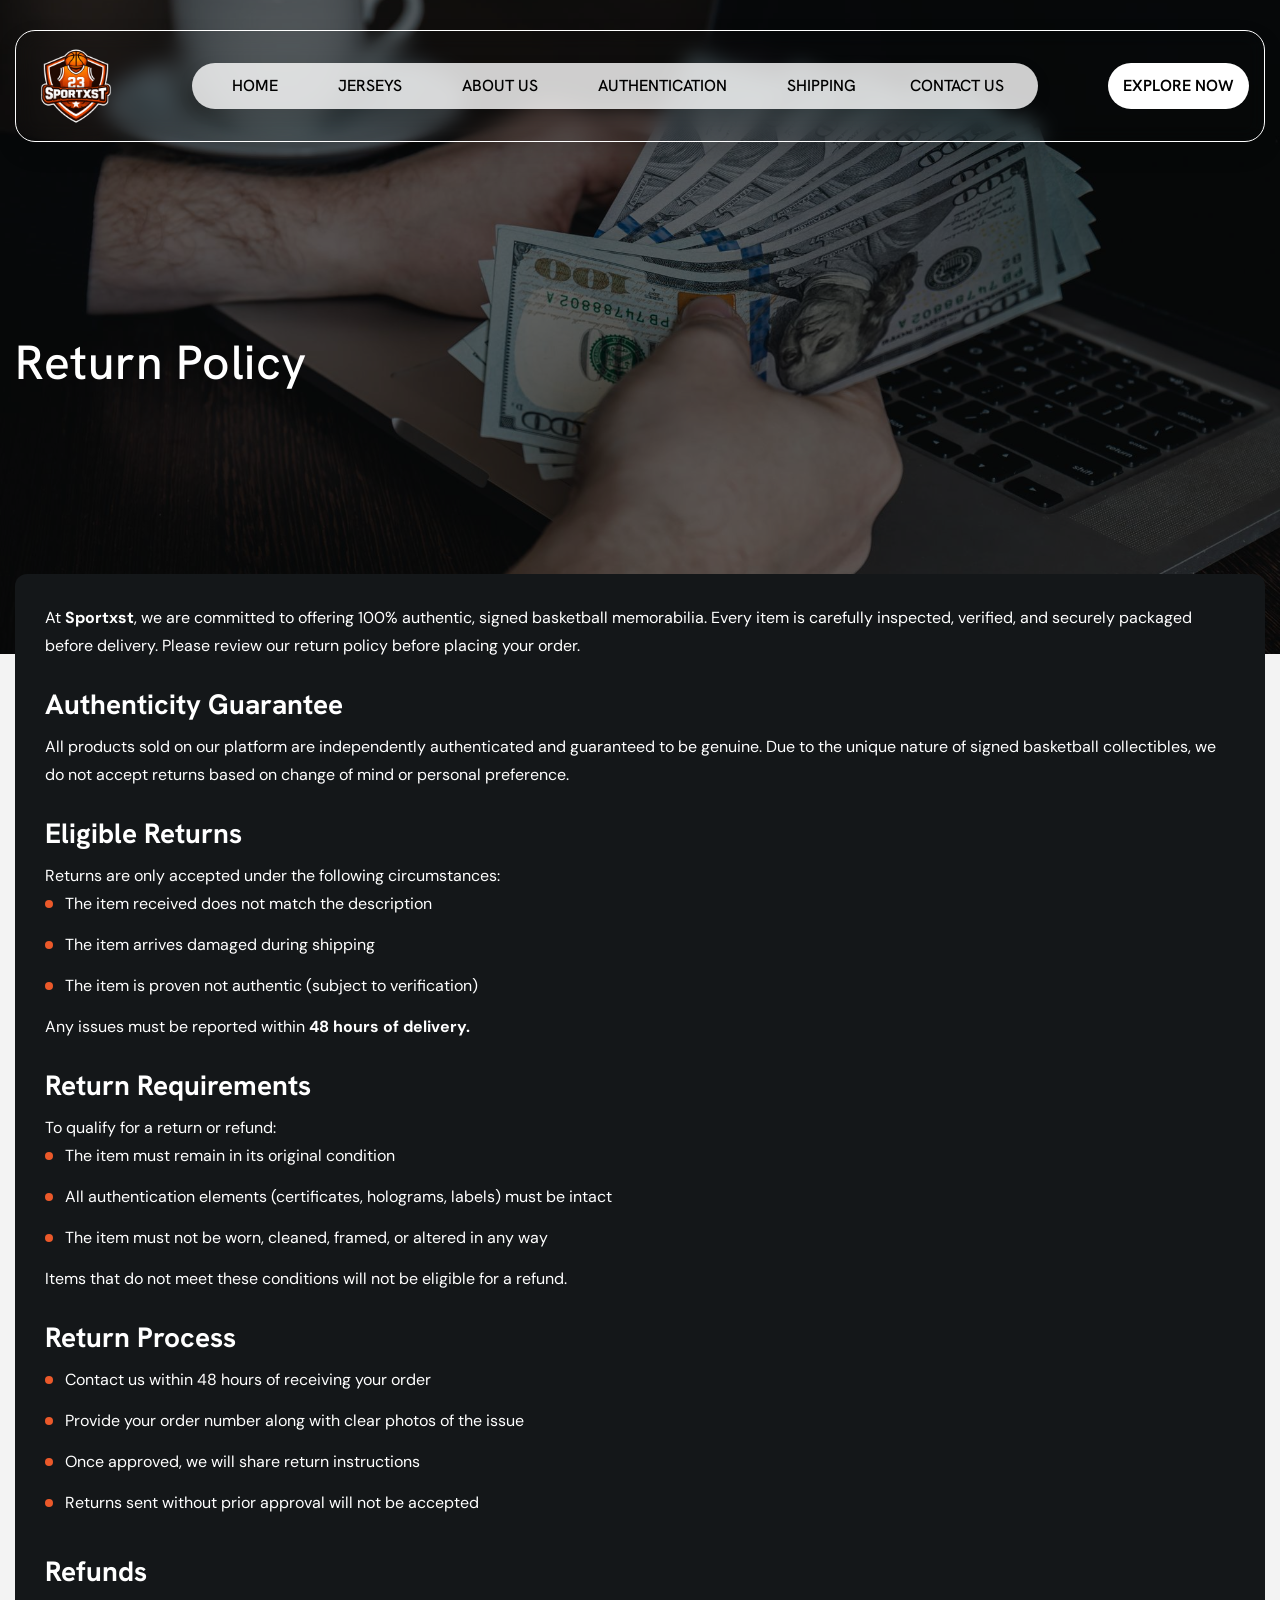
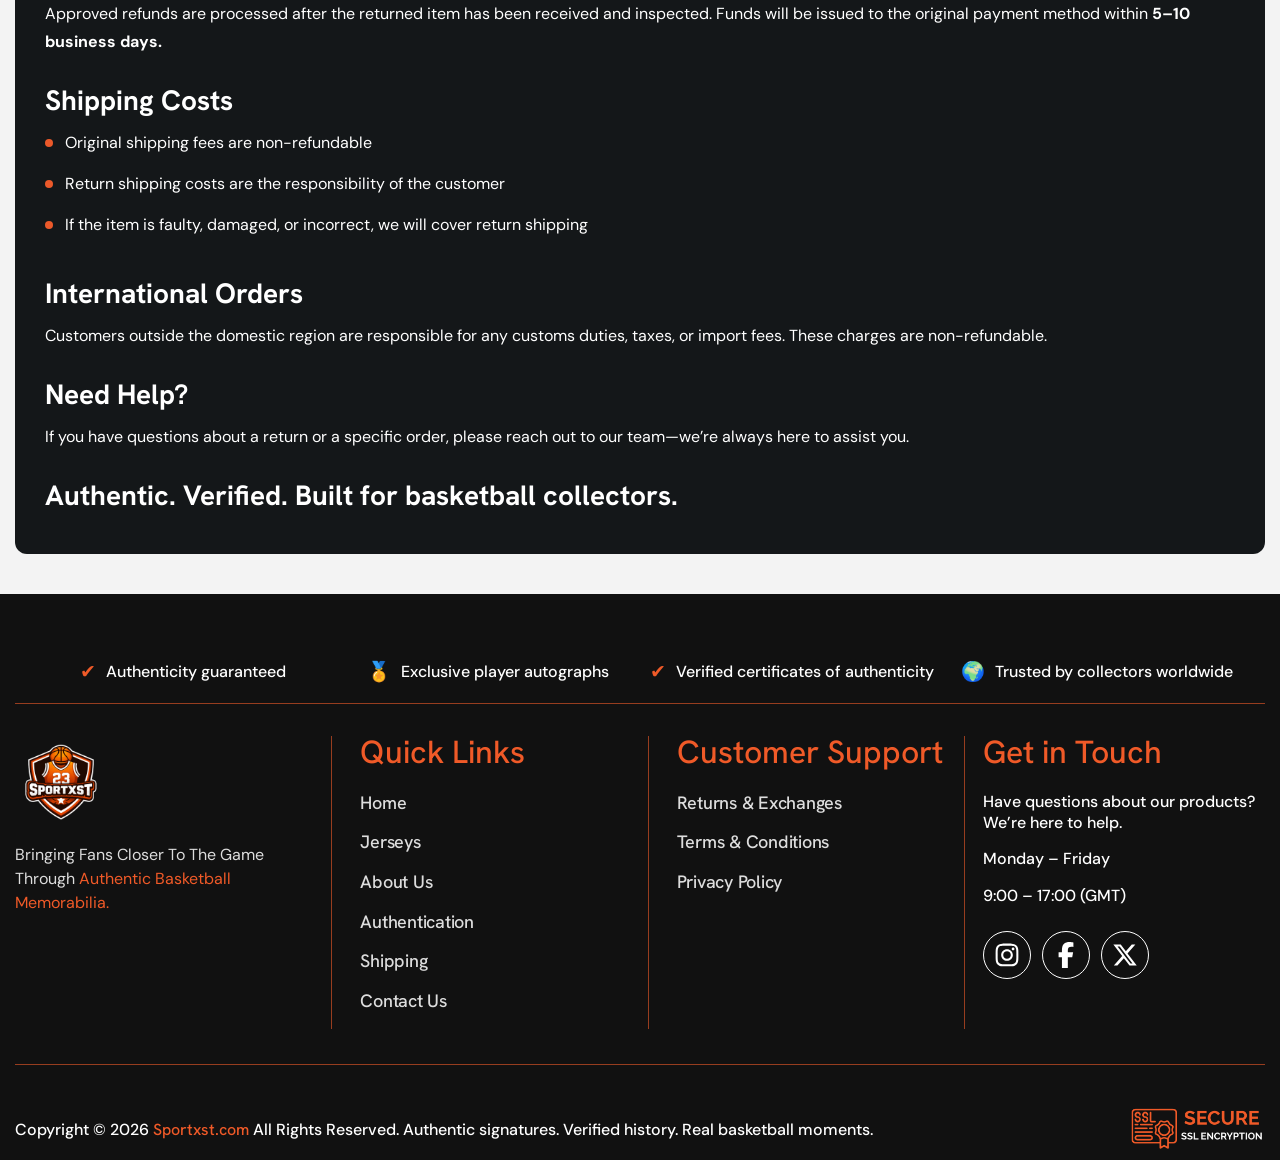
<file: returns-policy.html>
<!DOCTYPE html>
<html lang="en">

<head>
    <meta charset="UTF-8">
    <meta name="viewport" content="width=device-width, initial-scale=1.0">
    <meta name="robots" content="index, follow">
    <meta name="author" content="SportXST">
    <link rel="stylesheet" href="assets/css/bootstrap.css">
    <link rel="stylesheet" href="assets/css/aos.css">
    <link rel="stylesheet" href="assets/css/style.css">
    <link rel="stylesheet" href="assets/css/responsive.css">
    <link rel="shortcut icon" href="assets/images/favicon.ico" type="image/x-icon">
    <title>Return Policy</title>
</head>

<body>

    <!-- Header Start -->
    <header class="header">
        <div class="container">
            <div class=" header-container d-flex align-items-center justify-content-between">
                <a class="d-flex align-items-center gap-2 header_logo" href="./">
                    <img src="assets/images/logo.png" alt="logo" class="img-fluid">
                </a>
                <div class="nav-pill d-none d-lg-flex align-items-center">
                    <a href="./">Home</a>
                    <a href="./jerseys">Jerseys</a>
                    <a href="./about-us">About Us</a>
                    <a href="./authentication">Authentication</a>
                    <a href="./shipping">Shipping</a>
                    <a class="btn-touch" href="./contact-us">Contact Us</a>
                </div>
                <div class="d-flex align-items-center gap-2">
                    <a class="btn-outline-custom d-none d-lg-block" href="./jerseys">Explore Now</a>
                    <span class="menu-toggle" onclick="openMenu()">☰</span>
                </div>
                <div id="sidebar" class="sidebar">
                    <div class="close-btn" onclick="closeMenu()">✕</div>
                    <a href="./">Home</a>
                    <a href="./jerseys">Jerseys</a>
                    <a href="./about-us">About Us</a>
                    <a href="./authentication">Authentication</a>
                    <a href="./shipping">Shipping</a>
                    <a class="./btn-touch w-100 mt-3" href="./contact-us">Contact Us</a>
                    <a class="./btn-outline-custom w-100 mt-2" href="./jerseys">Explore Now</a>
                </div>
            </div>
        </div>
    </header>
    <!-- Header End -->

    <!-- Banner  Start -->
    <section class="sub_banner" style="background-image: url('assets/images/refund_policy.jpg');">
        <div class="container">
            <div class="banner_wrap">
                <div class="banner_content">
                    <h1 class="mb-4">
                        Return Policy
                    </h1>
                </div>
            </div>
        </div>
    </section>
    <!-- Banner  End -->

    <!-- main content start -->

    <section class="last-update">
        <div class="container">
            <div class="last-update-content-wrap">
                <div class="last-update-content">
                    <p>At <strong>Sportxst</strong>, we are committed to offering 100% authentic, signed basketball
                        memorabilia. Every item is carefully inspected, verified, and securely packaged before delivery.
                        Please review our return policy before placing your order.
                    </p>
                </div>
                <div class="last-update-content">
                    <h2>
                        Authenticity Guarantee
                    </h2>
                    <p>
                        All products sold on our platform are independently authenticated and guaranteed to be genuine.
                        Due to the unique nature of signed basketball collectibles, we do not accept returns based on
                        change of mind or personal preference.
                    </p>

                </div>
                <div class="last-update-content">
                    <h3>Eligible Returns </h3>
                    <p>Returns are only accepted under the following circumstances: </p>

                    <ul>
                        <li>
                            The item received does not match the description
                        </li>
                        <li>The item arrives damaged during shipping</li>
                        <li>The item is proven not authentic (subject to verification)</li>
                    </ul>
                    <p>
                        Any issues must be reported within <strong>48 hours of delivery.</strong>
                    </p>
                </div>
                <div class="last-update-content">
                    <h4>Return Requirements
                    </h4>
                    <p>
                        To qualify for a return or refund:
                    </p>
                    <ul>
                        <li>The item must remain in its original condition</li>
                        <li>All authentication elements (certificates, holograms, labels) must be intact</li>
                        <li>The item must not be worn, cleaned, framed, or altered in any way</li>
                    </ul>
                    <p>
                        Items that do not meet these conditions will not be eligible for a refund.
                    </p>

                </div>
                <div class="last-update-content">
                    <h4>Return Process </h4>

                    <ul>
                        <li>Contact us within 48 hours of receiving your order
                        </li>
                        <li>Provide your order number along with clear photos of the issue
                        </li>
                        <li>Once approved, we will share return instructions
                        </li>
                        <li>Returns sent without prior approval will not be accepted</li>
                    </ul>

                </div>
                <div class="last-update-content">
                    <h4>Refunds
                    </h4>
                    <p>Approved refunds are processed after the returned item has been received and inspected. Funds
                        will be issued to the original payment method within <strong>5–10 business days.</strong>
                    </p>
                </div>
                <div class="last-update-content">
                    <h4>Shipping Costs
                    </h4>
                    <ul>
                        <li>Original shipping fees are non-refundable</li>
                        <li>Return shipping costs are the responsibility of the customer</li>
                        <li>If the item is faulty, damaged, or incorrect, we will cover return shipping</li>
                    </ul>
                </div>
                <div class="last-update-content">
                    <h4>International Orders
                    </h4>
                    <p>Customers outside the domestic region are responsible for any customs duties, taxes, or import
                        fees. These charges are non-refundable.
                    </p>
                </div>
                <div class="last-update-content">
                    <h4>Need Help?

                    </h4>
                    <p>
                        If you have questions about a return or a specific order, please reach out to our team—we’re
                        always here to assist you.
                    </p>
                </div>
                <div class="last-update-content">
                    <h4>Authentic. Verified. Built for basketball collectors.
                    </h4>
                </div>
            </div>

        </div>
    </section>

    <!-- main content end -->



    <!-- Footer Start -->
    <footer class="site-footer pt-5">
        <div class="container">
            <div class="footer-content">
                <div class="footer-features">
                    <div class="feature-item">
                        <span>✔</span>
                        <p>Authenticity guaranteed</p>
                    </div>
                    <div class="feature-item">
                        <span>🏅</span>
                        <p>Exclusive player autographs</p>
                    </div>
                    <div class="feature-item">
                        <span>✔</span>
                        <p>Verified certificates of authenticity</p>
                    </div>
             <div class="feature-item">
    <span>🌍</span>
    <p>Trusted by collectors worldwide</p>
</div>
                </div>
                <div class="footer-top">
                    <div class="footer-logo">
                        <a href="./" class="bg_center_contain"></a>
                        <p class="text_theme mt-2 footer_logo_text">
                            Bringing fans closer to the game through <span class="red">authentic basketball
                                memorabilia.</span>
                        </p>
                    </div>
                    <div class="footer-links">
                        <h3>
                            Quick Links
                        </h3>
                        <ul>
                            <li> <a href="./" class="active">Home</a></li>
                            <li><a href="./jerseys">Jerseys</a></li>
                            <li><a href="./about-us">About Us</a></li>
                            <li><a href="./authentication">Authentication</a></li>
                            <li><a href="./shipping">Shipping</a></li>
                            <li><a href="./contact-us">Contact Us</a></li>
                        </ul>
                    </div>
                    <div class="footer-links">
                        <h3>
                            Customer Support
                        </h3>
                        <ul>
                            <li><a href="./returns-policy">Returns & Exchanges</a></li>
                            <li><a href="./terms-conditions">Terms & Conditions </a></li>
                            <li><a href="./privacy-policy">Privacy Policy</a></li>
                        </ul>
                    </div>
                    <div class="footer-contact">
                        <h3>
                            Get in Touch
                        </h3>
                        <p class="mb-3">
                            Have questions about our products? We’re here to help.
                        </p>
                        <p class="mb-3">
                            Monday – Friday
                        </p>
                        <p class="mb-3">
                            9:00 – 17:00 (GMT)
                        </p>

                        <div class="social-icons mt-4">
                            <ul>
                                <li><a href="#"><svg xmlns="http://www.w3.org/2000/svg" viewBox="0 0 448 512">
                                            <path
                                                d="M224.1 141c-63.6 0-114.9 51.3-114.9 114.9s51.3 114.9 114.9 114.9S339 319.5 339 255.9 287.7 141 224.1 141zm0 189.6c-41.1 0-74.7-33.5-74.7-74.7s33.5-74.7 74.7-74.7 74.7 33.5 74.7 74.7-33.6 74.7-74.7 74.7zm146.4-194.3c0 14.9-12 26.8-26.8 26.8-14.9 0-26.8-12-26.8-26.8s12-26.8 26.8-26.8 26.8 12 26.8 26.8zm76.1 27.2c-1.7-35.9-9.9-67.7-36.2-93.9-26.2-26.2-58-34.4-93.9-36.2-37-2.1-147.9-2.1-184.9 0-35.8 1.7-67.6 9.9-93.9 36.1s-34.4 58-36.2 93.9c-2.1 37-2.1 147.9 0 184.9 1.7 35.9 9.9 67.7 36.2 93.9s58 34.4 93.9 36.2c37 2.1 147.9 2.1 184.9 0 35.9-1.7 67.7-9.9 93.9-36.2 26.2-26.2 34.4-58 36.2-93.9 2.1-37 2.1-147.8 0-184.8zM398.8 388c-7.8 19.6-22.9 34.7-42.6 42.6-29.5 11.7-99.5 9-132.1 9s-102.7 2.6-132.1-9c-19.6-7.8-34.7-22.9-42.6-42.6-11.7-29.5-9-99.5-9-132.1s-2.6-102.7 9-132.1c7.8-19.6 22.9-34.7 42.6-42.6 29.5-11.7 99.5-9 132.1-9s102.7-2.6 132.1 9c19.6 7.8 34.7 22.9 42.6 42.6 11.7 29.5 9 99.5 9 132.1s2.7 102.7-9 132.1z">
                                            </path>
                                        </svg></a></li>
                                <li><a href="#"><svg xmlns="http://www.w3.org/2000/svg" viewBox="0 0 320 512">
                                            <path
                                                d="M80 299.3V512H196V299.3h86.5l18-97.8H196V166.9c0-51.7 20.3-71.5 72.7-71.5c16.3 0 29.4 .4 37 1.2V7.9C291.4 4 256.4 0 236.2 0C129.3 0 80 50.5 80 159.4v42.1H14v97.8H80z">
                                            </path>
                                        </svg></a></li>
                                <li><a href="#"><svg xmlns="http://www.w3.org/2000/svg" viewBox="0 0 512 512">
                                            <path
                                                d="M389.2 48h70.6L305.6 224.2 487 464H345L233.7 318.6 106.5 464H35.8L200.7 275.5 26.8 48H172.4L272.9 180.9 389.2 48zM364.4 421.8h39.1L151.1 88h-42L364.4 421.8z">
                                            </path>
                                        </svg></a></li>
                            </ul>
                        </div>
                    </div>
                </div>
                 <div class="footer-bottom">
                    <p>Copyright © 2026 <a class="text_theme" href="./">Sportxst.com</a> All Rights Reserved. Authentic signatures.
                        Verified history. Real basketball moments.</p>
                    <div class="ssl_logo">
                        <div class="ssl_logo_inner bg-contain" style="background-image: url(assets/images/ssl.png);">
                        </div>
                    </div>
                </div>
            </div>
        </div>
    </footer>
    <!-- Footer End -->

    <div class="loader" id="loader">       
        <div class="loader_img"  style="background-image: url(assets/images/logo.png);"></div>
        <div class="spinner"></div>
    </div>

    <script src="assets/js/jquery.js"></script>
    <script src="assets/js/aos.js"></script>
    <script src="assets/js/bootstrap.js"></script>
    <script src="assets/js/index.js"></script>
</body>

</html>
</file>
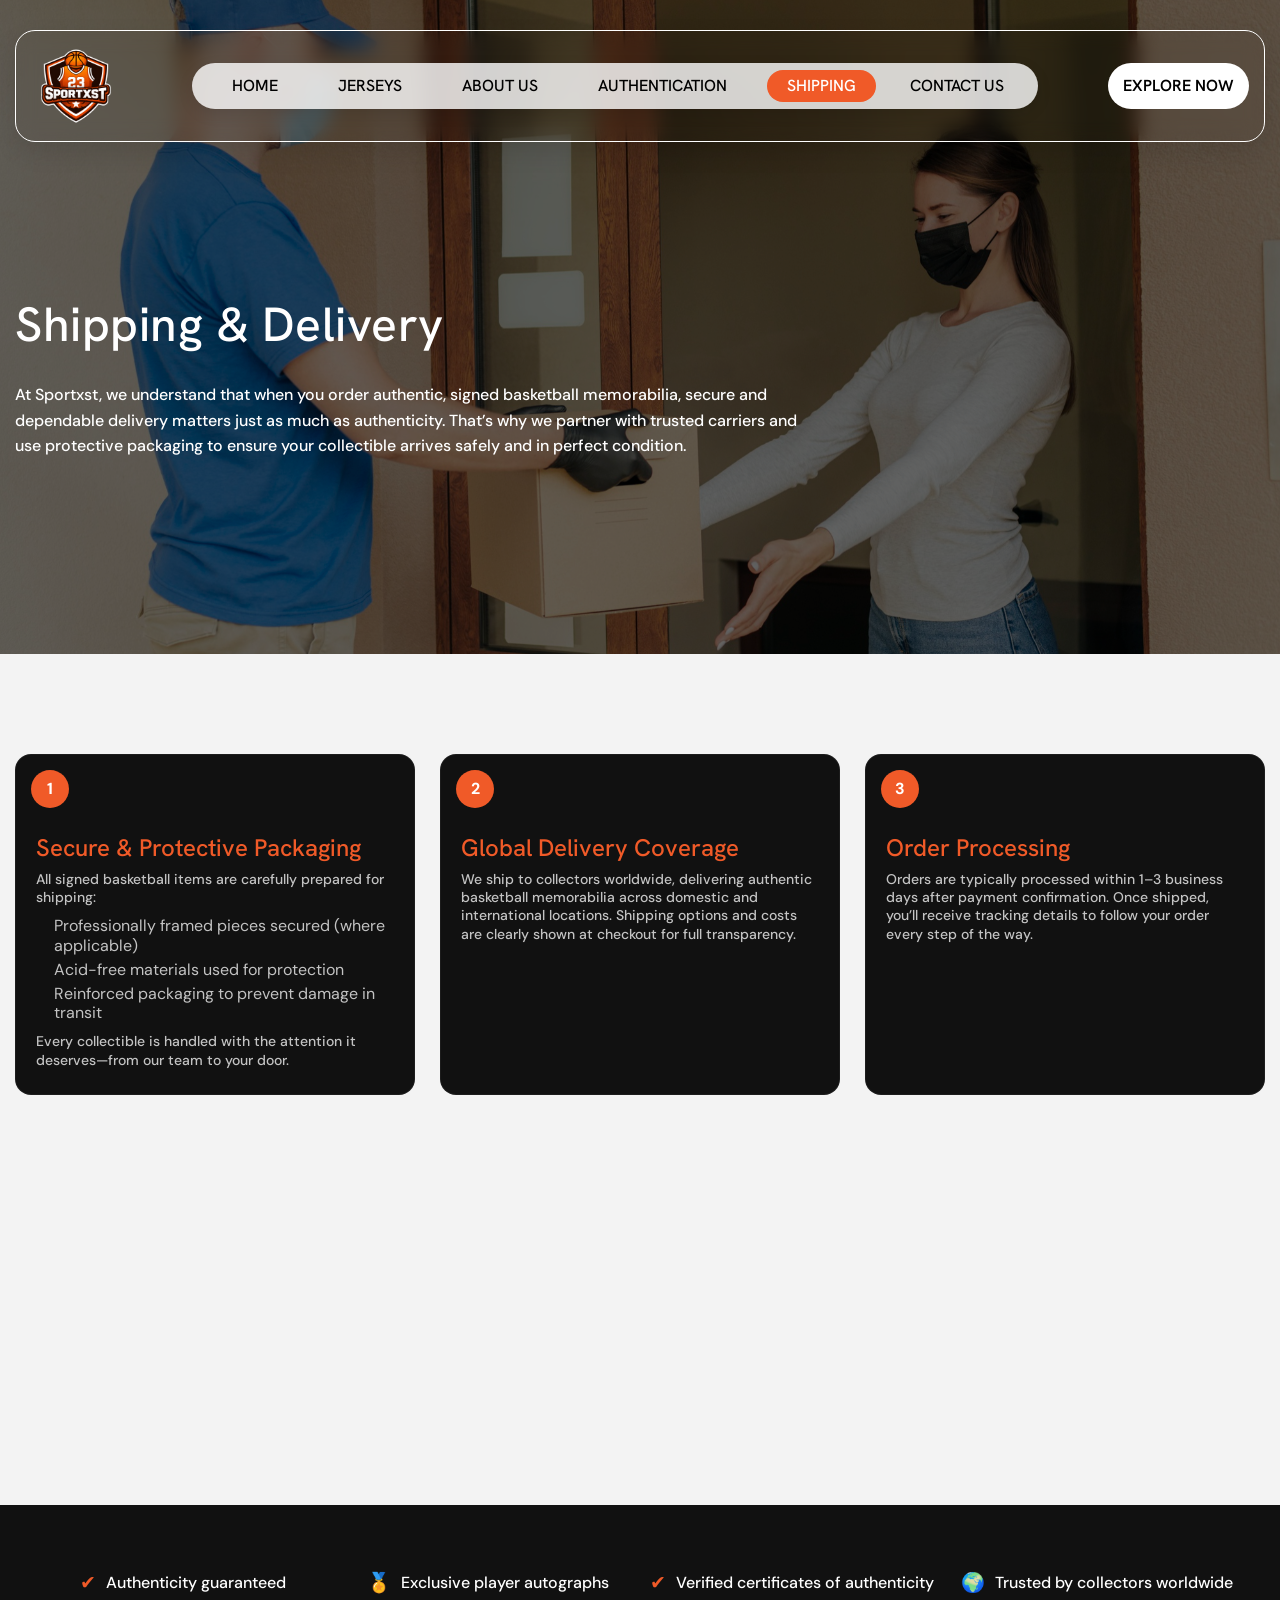
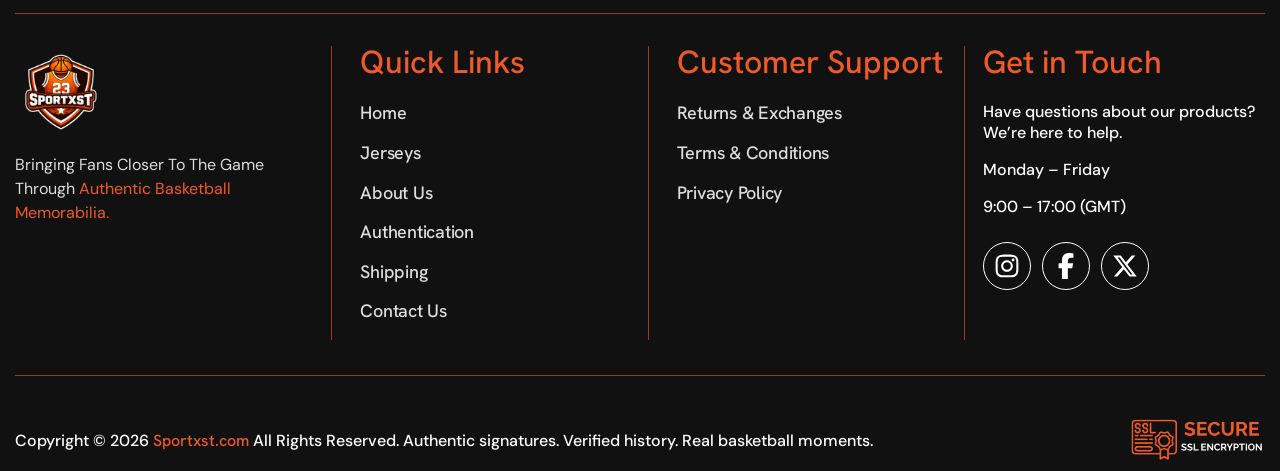
<file: shipping.html>
<!DOCTYPE html>
<html lang="en">

<head>
    <meta charset="UTF-8">
    <meta name="viewport" content="width=device-width, initial-scale=1.0">
    <meta name="robots" content="index, follow">
    <meta name="author" content="SportXST">
    <link rel="stylesheet" href="assets/css/bootstrap.css">
    <link rel="stylesheet" href="assets/css/aos.css">
    <link rel="stylesheet" href="assets/css/style.css">
    <link rel="stylesheet" href="assets/css/responsive.css">
    <link rel="shortcut icon" href="assets/images/favicon.ico" type="image/x-icon">
    <title>Shipping & Delivery</title>
</head>

<body>


    <!-- Header Start -->
    <header class="header">
        <div class="container">
            <div class=" header-container d-flex align-items-center justify-content-between">
                <a class="d-flex align-items-center gap-2 header_logo" href="./">
                    <img src="assets/images/logo.png" alt="logo" class="img-fluid">
                </a>
                <div class="nav-pill d-none d-lg-flex align-items-center">
                    <a href="./">Home</a>
                    <a href="./jerseys">Jerseys</a>
                    <a href="./about-us">About Us</a>
                    <a href="./authentication">Authentication</a>
                    <a href="./shipping" class="active">Shipping</a>
                    <a class="btn-touch" href="./contact-us">Contact Us</a>
                </div>
                <div class="d-flex align-items-center gap-2">
                    <a class="btn-outline-custom d-none d-lg-block" href="./jerseys">Explore Now</a>
                    <span class="menu-toggle" onclick="openMenu()">☰</span>
                </div>
                <div id="sidebar" class="sidebar">
                    <div class="close-btn" onclick="closeMenu()">✕</div>
                    <a href="./">Home</a>
                    <a href="./jerseys">Jerseys</a>
                    <a href="./about-us">About Us</a>
                    <a href="./authentication">Authentication</a>
                    <a href="./shipping" class="active">Shipping</a>
                    <a class="./btn-touch w-100 mt-3" href="./contact-us">Contact Us</a>
                    <a class="./btn-outline-custom w-100 mt-2" href="./jerseys">Explore Now</a>
                </div>
            </div>
        </div>
    </header>
    <!-- Header End -->

    <!-- Banner  Start -->
    <section class="sub_banner" style="background-image: url('assets/images/shipping_banner.jpg');">
        <div class="container">
            <div class="banner_wrap">
                <div class="banner_content">
                    <h1 class="mb-4">
                        Shipping & Delivery
                    </h1>
                    <p class="text-white mt-4">
                        At Sportxst, we understand that when you order authentic, signed basketball memorabilia, secure
                        and dependable delivery matters just as much as authenticity. That’s why we partner with trusted
                        carriers and use protective packaging to ensure your collectible arrives safely and in perfect
                        condition.
                    </p>
                </div>
            </div>
        </div>
    </section>
    <!-- Banner  End -->

    <!-- Shipping Cards Section Start -->
    <section class="shipping_page_content py-10">
        <div class="container">
            <div class="shipping-grid">

                <div class="shipping-card" data-aos="zoom-in" data-aos-duration="800">
                    <div class="shipping-badge">1</div>
                    <div class="shipping-content">
                        <h2 class="shipping-title">Secure & Protective Packaging</h2>
                        <p class="shipping-text">All signed basketball items are carefully prepared for shipping:</p>
                        <ul class="shipping-list">
                            <li>Professionally framed pieces secured (where applicable)</li>
                            <li>Acid-free materials used for protection</li>
                            <li>Reinforced packaging to prevent damage in transit</li>
                        </ul>
                        <p class="shipping-text">Every collectible is handled with the attention it deserves—from our
                            team to your door.</p>
                    </div>
                </div>

                <div class="shipping-card" data-aos="zoom-in" data-aos-duration="1000">
                    <div class="shipping-badge">2</div>
                    <div class="shipping-content">
                        <h2 class="shipping-title">Global Delivery Coverage</h2>
                        <p class="shipping-text">We ship to collectors worldwide, delivering authentic basketball
                            memorabilia across domestic and international locations. Shipping options and costs are
                            clearly shown at checkout for full transparency.</p>
                    </div>
                </div>

                <div class="shipping-card" data-aos="zoom-in" data-aos-duration="1200">
                    <div class="shipping-badge">3</div>
                    <div class="shipping-content">
                        <h2 class="shipping-title">Order Processing</h2>
                        <p class="shipping-text">Orders are typically processed within 1–3 business days after payment
                            confirmation. Once shipped, you’ll receive tracking details to follow your order every step
                            of the way.</p>
                    </div>
                </div>

                <div class="shipping-card" data-aos="zoom-in" data-aos-duration="1400">
                    <div class="shipping-badge">4</div>
                    <div class="shipping-content">
                        <h2 class="shipping-title">Tracked & Insured Shipping</h2>
                        <p class="shipping-text">All deliveries include tracking and insurance for added peace of mind.
                            Delivery times may vary by location, but most domestic orders arrive within a few business
                            days after dispatch.</p>
                    </div>
                </div>

                <div class="shipping-card" data-aos="zoom-in" data-aos-duration="1600">
                    <div class="shipping-badge">5</div>
                    <div class="shipping-content">
                        <h2 class="shipping-title">International Orders</h2>
                        <p class="shipping-text">For international shipments, customs duties or taxes may apply
                            depending on your country. These charges are the responsibility of the buyer, and delivery
                            times may vary due to customs processing.</p>
                    </div>
                </div>

                <div class="shipping-card" data-aos="zoom-in" data-aos-duration="1800">
                    <div class="shipping-badge">6</div>
                    <div class="shipping-content">
                        <h2 class="shipping-title">Trusted Delivery Partners</h2>
                        <p class="shipping-text">We work with reliable shipping partners to ensure your collectible
                            arrives safely and on time. If you have any questions about shipping or delivery, our
                            support team is always available to assist.</p>
                        <p class="shipping-highlight">Fast. Secure. Fully tracked.</p>
                    </div>
                </div>

            </div>
        </div>
    </section>
    <!-- Shipping Cards Section End -->


    <!-- Footer Start -->
    <footer class="site-footer pt-5">
        <div class="container">
            <div class="footer-content">
                <div class="footer-features">
                    <div class="feature-item">
                        <span>✔</span>
                        <p>Authenticity guaranteed</p>
                    </div>
                    <div class="feature-item">
                        <span>🏅</span>
                        <p>Exclusive player autographs</p>
                    </div>
                    <div class="feature-item">
                        <span>✔</span>
                        <p>Verified certificates of authenticity</p>
                    </div>
             <div class="feature-item">
    <span>🌍</span>
    <p>Trusted by collectors worldwide</p>
</div>
                </div>
                <div class="footer-top">
                    <div class="footer-logo">
                        <a href="./" class="bg_center_contain"></a>
                        <p class="text_theme mt-2 footer_logo_text">
                            Bringing fans closer to the game through <span class="red">authentic basketball
                                memorabilia.</span>
                        </p>
                    </div>
                    <div class="footer-links">
                        <h3>
                            Quick Links
                        </h3>
                        <ul>
                            <li> <a href="./" class="active">Home</a></li>
                            <li><a href="./jerseys">Jerseys</a></li>
                            <li><a href="./about-us">About Us</a></li>
                            <li><a href="./authentication">Authentication</a></li>
                            <li><a href="./shipping">Shipping</a></li>
                            <li><a href="./contact-us">Contact Us</a></li>
                        </ul>
                    </div>
                    <div class="footer-links">
                        <h3>
                            Customer Support
                        </h3>
                        <ul>
                            <li><a href="./returns-policy">Returns & Exchanges</a></li>
                            <li><a href="./terms-conditions">Terms & Conditions </a></li>
                            <li><a href="./privacy-policy">Privacy Policy</a></li>
                        </ul>
                    </div>
                    <div class="footer-contact">
                        <h3>
                            Get in Touch
                        </h3>
                        <p class="mb-3">
                            Have questions about our products? We’re here to help.
                        </p>
                        <p class="mb-3">
                            Monday – Friday
                        </p>
                        <p class="mb-3">
                            9:00 – 17:00 (GMT)
                        </p>

                        <div class="social-icons mt-4">
                            <ul>
                                <li><a href="#"><svg xmlns="http://www.w3.org/2000/svg" viewBox="0 0 448 512">
                                            <path
                                                d="M224.1 141c-63.6 0-114.9 51.3-114.9 114.9s51.3 114.9 114.9 114.9S339 319.5 339 255.9 287.7 141 224.1 141zm0 189.6c-41.1 0-74.7-33.5-74.7-74.7s33.5-74.7 74.7-74.7 74.7 33.5 74.7 74.7-33.6 74.7-74.7 74.7zm146.4-194.3c0 14.9-12 26.8-26.8 26.8-14.9 0-26.8-12-26.8-26.8s12-26.8 26.8-26.8 26.8 12 26.8 26.8zm76.1 27.2c-1.7-35.9-9.9-67.7-36.2-93.9-26.2-26.2-58-34.4-93.9-36.2-37-2.1-147.9-2.1-184.9 0-35.8 1.7-67.6 9.9-93.9 36.1s-34.4 58-36.2 93.9c-2.1 37-2.1 147.9 0 184.9 1.7 35.9 9.9 67.7 36.2 93.9s58 34.4 93.9 36.2c37 2.1 147.9 2.1 184.9 0 35.9-1.7 67.7-9.9 93.9-36.2 26.2-26.2 34.4-58 36.2-93.9 2.1-37 2.1-147.8 0-184.8zM398.8 388c-7.8 19.6-22.9 34.7-42.6 42.6-29.5 11.7-99.5 9-132.1 9s-102.7 2.6-132.1-9c-19.6-7.8-34.7-22.9-42.6-42.6-11.7-29.5-9-99.5-9-132.1s-2.6-102.7 9-132.1c7.8-19.6 22.9-34.7 42.6-42.6 29.5-11.7 99.5-9 132.1-9s102.7-2.6 132.1 9c19.6 7.8 34.7 22.9 42.6 42.6 11.7 29.5 9 99.5 9 132.1s2.7 102.7-9 132.1z">
                                            </path>
                                        </svg></a></li>
                                <li><a href="#"><svg xmlns="http://www.w3.org/2000/svg" viewBox="0 0 320 512">
                                            <path
                                                d="M80 299.3V512H196V299.3h86.5l18-97.8H196V166.9c0-51.7 20.3-71.5 72.7-71.5c16.3 0 29.4 .4 37 1.2V7.9C291.4 4 256.4 0 236.2 0C129.3 0 80 50.5 80 159.4v42.1H14v97.8H80z">
                                            </path>
                                        </svg></a></li>
                                <li><a href="#"><svg xmlns="http://www.w3.org/2000/svg" viewBox="0 0 512 512">
                                            <path
                                                d="M389.2 48h70.6L305.6 224.2 487 464H345L233.7 318.6 106.5 464H35.8L200.7 275.5 26.8 48H172.4L272.9 180.9 389.2 48zM364.4 421.8h39.1L151.1 88h-42L364.4 421.8z">
                                            </path>
                                        </svg></a></li>
                            </ul>
                        </div>
                    </div>
                </div>
                 <div class="footer-bottom">
                    <p>Copyright © 2026 <a class="text_theme" href="./">Sportxst.com</a> All Rights Reserved. Authentic signatures.
                        Verified history. Real basketball moments.</p>
                    <div class="ssl_logo">
                        <div class="ssl_logo_inner bg-contain" style="background-image: url(assets/images/ssl.png);">
                        </div>
                    </div>
                </div>
            </div>
        </div>
    </footer>
    <!-- Footer End -->

    <div class="loader" id="loader">       
        <div class="loader_img"  style="background-image: url(assets/images/logo.png);"></div>
        <div class="spinner"></div>
    </div>

    <script src="assets/js/jquery.js"></script>
    <script src="assets/js/aos.js"></script>
    <script src="assets/js/bootstrap.js"></script>
    <script src="assets/js/index.js"></script>
</body>

</html>
</file>
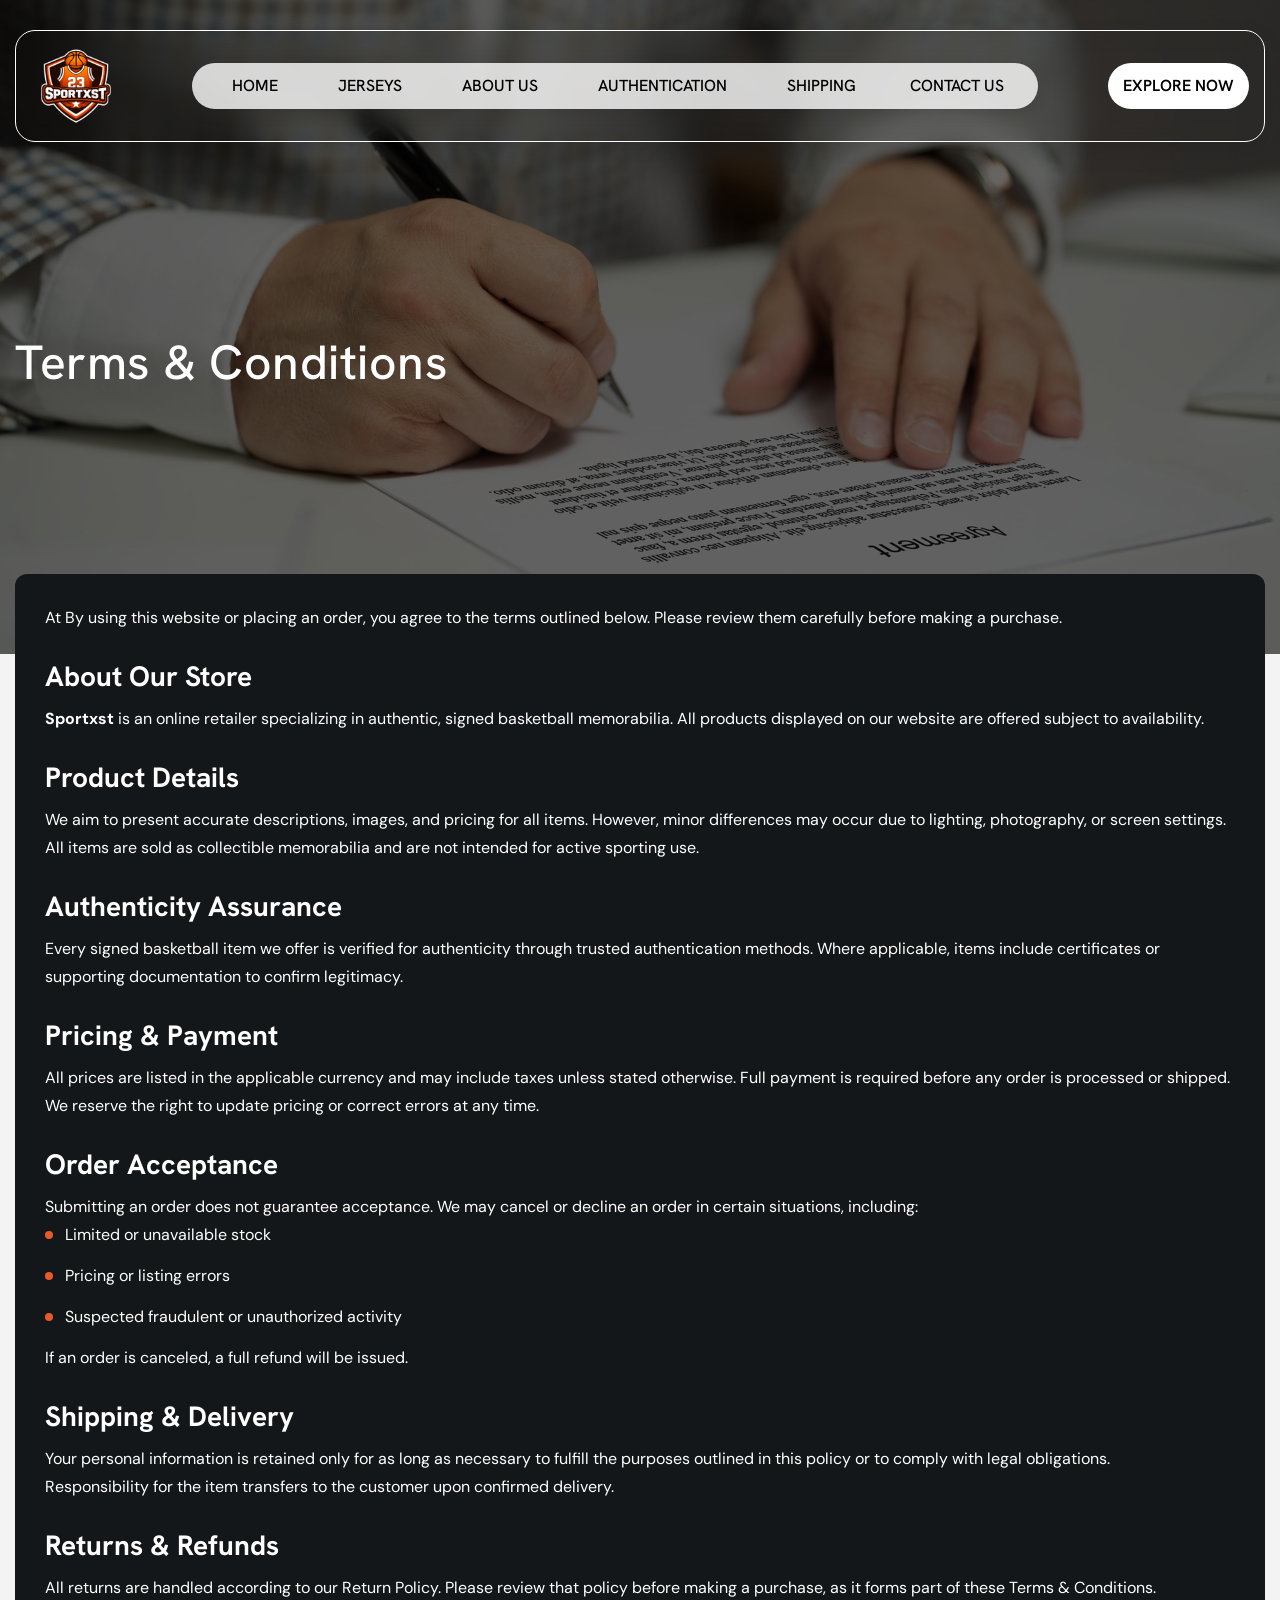
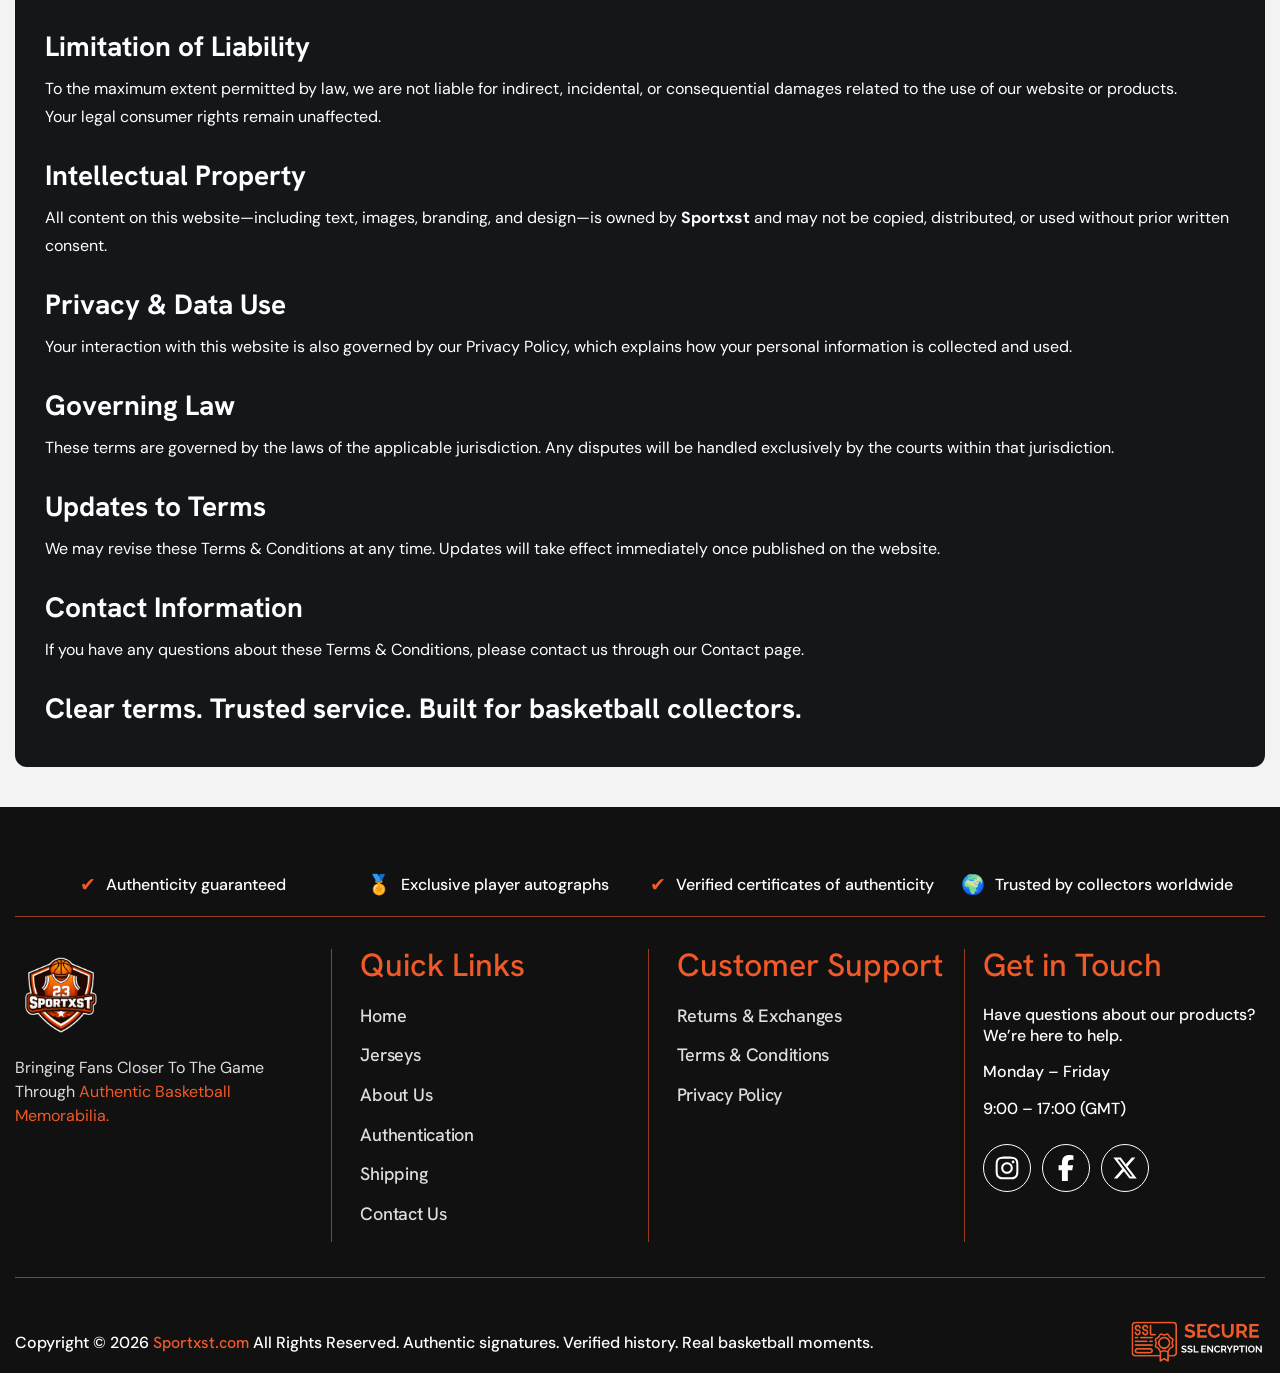
<file: terms-conditions.html>
<!DOCTYPE html>
<html lang="en">

<head>
    <meta charset="UTF-8">
    <meta name="viewport" content="width=device-width, initial-scale=1.0">
    <meta name="robots" content="index, follow">
    <meta name="author" content="SportXST">
    <link rel="stylesheet" href="assets/css/bootstrap.css">
    <link rel="stylesheet" href="assets/css/aos.css">
    <link rel="stylesheet" href="assets/css/style.css">
    <link rel="stylesheet" href="assets/css/responsive.css">
    <link rel="shortcut icon" href="assets/images/favicon.ico" type="image/x-icon">
    <title> Terms & Conditions</title>
</head>

<body>


    <!-- Header Start -->
    <header class="header">
        <div class="container">
            <div class=" header-container d-flex align-items-center justify-content-between">
                <a class="d-flex align-items-center gap-2 header_logo" href="./">
                    <img src="assets/images/logo.png" alt="logo" class="img-fluid">
                </a>
                <div class="nav-pill d-none d-lg-flex align-items-center">
                    <a href="./">Home</a>
                    <a href="./jerseys">Jerseys</a>
                    <a href="./about-us">About Us</a>
                    <a href="./authentication">Authentication</a>
                    <a href="./shipping">Shipping</a>
                    <a class="btn-touch" href="./contact-us">Contact Us</a>
                </div>
                <div class="d-flex align-items-center gap-2">
                    <a class="btn-outline-custom d-none d-lg-block" href="./jerseys">Explore Now</a>
                    <span class="menu-toggle" onclick="openMenu()">☰</span>
                </div>
                <div id="sidebar" class="sidebar">
                    <div class="close-btn" onclick="closeMenu()">✕</div>
                    <a href="./">Home</a>
                    <a href="./jerseys">Jerseys</a>
                    <a href="./about-us">About Us</a>
                    <a href="./authentication">Authentication</a>
                    <a href="./shipping">Shipping</a>
                    <a class="./btn-touch w-100 mt-3" href="./contact-us">Contact Us</a>
                    <a class="./btn-outline-custom w-100 mt-2" href="./jerseys">Explore Now</a>
                </div>
            </div>
        </div>
    </header>
    <!-- Header End -->

    <!-- Banner  Start -->
    <section class="sub_banner" style="background-image: url('assets/images/terms_banner.jpg');">
        <div class="container">
            <div class="banner_wrap">
                <div class="banner_content">
                    <h1 class="mb-4">
                        Terms & Conditions
                    </h1>
                </div>
            </div>
        </div>
    </section>
    <!-- Banner  End -->

    <!-- main content start -->

    <section class="last-update">
        <div class="container">
            <div class="last-update-content-wrap">
                <div class="last-update-content">
                    <p>At By using this website or placing an order, you agree to the terms outlined below. Please
                        review them carefully before making a purchase.
                    </p>
                </div>
                <div class="last-update-content">
                    <h2>About Our Store
                    </h2>
                    <p>
                        <strong>Sportxst</strong> is an online retailer specializing in authentic, signed basketball
                        memorabilia. All products displayed on our website are offered subject to availability.
                    </p>
                </div>
                <div class="last-update-content">
                    <h3>Product Details </h3>
                    <p>We aim to present accurate descriptions, images, and pricing for all items. However, minor
                        differences may occur due to lighting, photography, or screen settings. </p>
                    <p>
                        All items are sold as collectible memorabilia and are not intended for active sporting use.</p>
                </div>
                <div class="last-update-content">
                    <h4> Authenticity Assurance
                    </h4>
                    <p>
                        Every signed basketball item we offer is verified for authenticity through trusted
                        authentication methods. Where applicable, items include certificates or supporting documentation
                        to confirm legitimacy.
                    </p>
                </div>
                <div class="last-update-content">
                    <h4>Pricing & Payment</h4>
                    <p>All prices are listed in the applicable currency and may include taxes unless stated otherwise.
                        Full payment is required before any order is processed or shipped.</p>
                    <p>
                        We reserve the right to update pricing or correct errors at any time.
                    </p>
                </div>
                <div class="last-update-content">
                    <h4>Order Acceptance
                    </h4>
                    <p>Submitting an order does not guarantee acceptance. We may cancel or decline an order in certain
                        situations, including:
                    </p>
                    <ul>
                        <li>Limited or unavailable stock</li>
                        <li>Pricing or listing errors</li>
                        <li>Suspected fraudulent or unauthorized activity</li>
                    </ul>
                    <p>If an order is canceled, a full refund will be issued.</p>
                </div>
                <div class="last-update-content">
                    <h4>Shipping & Delivery
                    </h4>
                    <p>
                        Your personal information is retained only for as long as necessary to fulfill the purposes
                        outlined in this policy or to comply with legal obligations.
                    </p>
                    <p>
                        Responsibility for the item transfers to the customer upon confirmed delivery.
                    </p>

                </div>
                <div class="last-update-content">
                    <h4>Returns & Refunds
                    </h4>
                    <p>All returns are handled according to our Return Policy. Please review that policy before making a
                        purchase, as it forms part of these Terms & Conditions.
                    </p>

                </div>
                <div class="last-update-content">
                    <h4>Limitation of Liability

                    </h4>
                    <p>
                        To the maximum extent permitted by law, we are not liable for indirect, incidental, or
                        consequential damages related to the use of our website or products.
                    </p>
                    <p>
                        Your legal consumer rights remain unaffected.
                    </p>
                </div>
                <div class="last-update-content">
                    <h4> Intellectual Property
                    </h4>
                    <p>
                        All content on this website—including text, images, branding, and design—is owned by
                        <strong>Sportxst </strong> and may not be copied, distributed, or used without prior written
                        consent.
                    </p>
                </div>
                <div class="last-update-content">
                    <h4> Privacy & Data Use
                    </h4>
                    <p>
                        Your interaction with this website is also governed by our Privacy Policy, which explains how
                        your personal information is collected and used.
                    </p>
                </div>
                <div class="last-update-content">
                    <h4>
                        Governing Law
                    </h4>
                    <p>
                        These terms are governed by the laws of the applicable jurisdiction. Any disputes will be
                        handled exclusively by the courts within that jurisdiction.
                    </p>
                </div>
                <div class="last-update-content">
                    <h4>
                        Updates to Terms
                    </h4>
                    <p>
                        We may revise these Terms & Conditions at any time. Updates will take effect immediately once
                        published on the website.
                    </p>
                </div>
                <div class="last-update-content">
                    <h4>
                        Contact Information
                    </h4>
                    <p>
                        If you have any questions about these Terms & Conditions, please contact us through our Contact
                        page.
                    </p>
                </div>
                <div class="last-update-content">
                    <h4>
                        Clear terms. Trusted service. Built for basketball collectors.
                    </h4>
                </div>
            </div>

        </div>
    </section>

    <!-- main content end -->




    <!-- Footer Start -->
    <footer class="site-footer pt-5">
        <div class="container">
            <div class="footer-content">
                <div class="footer-features">
                    <div class="feature-item">
                        <span>✔</span>
                        <p>Authenticity guaranteed</p>
                    </div>
                    <div class="feature-item">
                        <span>🏅</span>
                        <p>Exclusive player autographs</p>
                    </div>
                    <div class="feature-item">
                        <span>✔</span>
                        <p>Verified certificates of authenticity</p>
                    </div>
                    <div class="feature-item">
                        <span>🌍</span>
                        <p>Trusted by collectors worldwide</p>
                    </div>
                </div>
                <div class="footer-top">
                    <div class="footer-logo">
                        <a href="./" class="bg_center_contain"></a>
                        <p class="text_theme mt-2 footer_logo_text">
                            Bringing fans closer to the game through <span class="red">authentic basketball
                                memorabilia.</span>
                        </p>
                    </div>
                    <div class="footer-links">
                        <h3>
                            Quick Links
                        </h3>
                        <ul>
                            <li> <a href="./" class="active">Home</a></li>
                            <li><a href="./jerseys">Jerseys</a></li>
                            <li><a href="./about-us">About Us</a></li>
                            <li><a href="./authentication">Authentication</a></li>
                            <li><a href="./shipping">Shipping</a></li>
                            <li><a href="./contact-us">Contact Us</a></li>
                        </ul>
                    </div>
                    <div class="footer-links">
                        <h3>
                            Customer Support
                        </h3>
                        <ul>
                            <li><a href="./returns-policy">Returns & Exchanges</a></li>
                            <li><a href="./terms-conditions">Terms & Conditions </a></li>
                            <li><a href="./privacy-policy">Privacy Policy</a></li>
                        </ul>
                    </div>
                    <div class="footer-contact">
                        <h3>
                            Get in Touch
                        </h3>
                        <p class="mb-3">
                            Have questions about our products? We’re here to help.
                        </p>
                        <p class="mb-3">
                            Monday – Friday
                        </p>
                        <p class="mb-3">
                            9:00 – 17:00 (GMT)
                        </p>

                        <div class="social-icons mt-4">
                            <ul>
                                <li><a href="#"><svg xmlns="http://www.w3.org/2000/svg" viewBox="0 0 448 512">
                                            <path
                                                d="M224.1 141c-63.6 0-114.9 51.3-114.9 114.9s51.3 114.9 114.9 114.9S339 319.5 339 255.9 287.7 141 224.1 141zm0 189.6c-41.1 0-74.7-33.5-74.7-74.7s33.5-74.7 74.7-74.7 74.7 33.5 74.7 74.7-33.6 74.7-74.7 74.7zm146.4-194.3c0 14.9-12 26.8-26.8 26.8-14.9 0-26.8-12-26.8-26.8s12-26.8 26.8-26.8 26.8 12 26.8 26.8zm76.1 27.2c-1.7-35.9-9.9-67.7-36.2-93.9-26.2-26.2-58-34.4-93.9-36.2-37-2.1-147.9-2.1-184.9 0-35.8 1.7-67.6 9.9-93.9 36.1s-34.4 58-36.2 93.9c-2.1 37-2.1 147.9 0 184.9 1.7 35.9 9.9 67.7 36.2 93.9s58 34.4 93.9 36.2c37 2.1 147.9 2.1 184.9 0 35.9-1.7 67.7-9.9 93.9-36.2 26.2-26.2 34.4-58 36.2-93.9 2.1-37 2.1-147.8 0-184.8zM398.8 388c-7.8 19.6-22.9 34.7-42.6 42.6-29.5 11.7-99.5 9-132.1 9s-102.7 2.6-132.1-9c-19.6-7.8-34.7-22.9-42.6-42.6-11.7-29.5-9-99.5-9-132.1s-2.6-102.7 9-132.1c7.8-19.6 22.9-34.7 42.6-42.6 29.5-11.7 99.5-9 132.1-9s102.7-2.6 132.1 9c19.6 7.8 34.7 22.9 42.6 42.6 11.7 29.5 9 99.5 9 132.1s2.7 102.7-9 132.1z">
                                            </path>
                                        </svg></a></li>
                                <li><a href="#"><svg xmlns="http://www.w3.org/2000/svg" viewBox="0 0 320 512">
                                            <path
                                                d="M80 299.3V512H196V299.3h86.5l18-97.8H196V166.9c0-51.7 20.3-71.5 72.7-71.5c16.3 0 29.4 .4 37 1.2V7.9C291.4 4 256.4 0 236.2 0C129.3 0 80 50.5 80 159.4v42.1H14v97.8H80z">
                                            </path>
                                        </svg></a></li>
                                <li><a href="#"><svg xmlns="http://www.w3.org/2000/svg" viewBox="0 0 512 512">
                                            <path
                                                d="M389.2 48h70.6L305.6 224.2 487 464H345L233.7 318.6 106.5 464H35.8L200.7 275.5 26.8 48H172.4L272.9 180.9 389.2 48zM364.4 421.8h39.1L151.1 88h-42L364.4 421.8z">
                                            </path>
                                        </svg></a></li>
                            </ul>
                        </div>
                    </div>
                </div>
                <div class="footer-bottom">
                    <p>Copyright © 2026 <a class="text_theme" href="./">Sportxst.com</a> All Rights Reserved. Authentic
                        signatures.
                        Verified history. Real basketball moments.</p>
                    <div class="ssl_logo">
                        <div class="ssl_logo_inner bg-contain" style="background-image: url(assets/images/ssl.png);">
                        </div>
                    </div>
                </div>
            </div>
        </div>
    </footer>
    <!-- Footer End -->

    <div class="loader" id="loader">
        <div class="loader_img" style="background-image: url(assets/images/logo.png);"></div>
        <div class="spinner"></div>
    </div>

    <script src="assets/js/jquery.js"></script>
    <script src="assets/js/aos.js"></script>
    <script src="assets/js/bootstrap.js"></script>
    <script src="assets/js/index.js"></script>
</body>

</html>
</file>
<file: assets/css/style.css>
@import url('https://fonts.googleapis.com/css2?family=DM+Sans:ital,opsz,wght@0,9..40,100..1000;1,9..40,100..1000&display=swap');

@import url('https://fonts.googleapis.com/css2?family=Hanken+Grotesk:ital,wght@0,100..900;1,100..900&display=swap');

/* Global CSS Start */
html {
    font-size: 1rem;
}

* {
    padding: 0;
    margin: 0;
    box-sizing: border-box;
}

html {
    scroll-behavior: smooth;
}

body {
    font-family: "DM Sans", sans-serif;
    padding: 0;
    margin: 0;
    word-break: break-word;
    background-color: #f3f3f3;
}

h1,
h2,
h3,
h4,
h5,
h6 {
    font-family: "Hanken Grotesk", sans-serif;
    margin: 0;
    line-height: 1;
}

p {
    line-height: 1.3;
    padding: 0;
    margin: 0;
    font-family: "DM Sans", sans-serif;
    font-weight: 500;
}

ul {
    list-style-type: none;
    margin: 0;
    padding: 0;
}

ul li {
    line-height: 1.2;
    margin-bottom: 0.1875rem;
}

a {
    display: inline-block;
    text-decoration: none;
    font-family: "Hanken Grotesk", sans-serif;
}

button,
textarea,
input {
    font-family: "DM Sans", sans-serif;
}

input {
    font-family: "DM Sans", sans-serif;
}

img {
    max-width: 100%;
    object-fit: cover;
    width: 100%;
}

.container {
    width: 100%;
    max-width: 90rem;
    margin: 0 auto;
    padding: 0 0.9375rem;
}


.py-7 {
    padding: 4.375rem 0;
}

.pt-7 {
    padding-top: 4.375rem;
}

.pb-7 {
    padding-bottom: 4.375rem;
}

.py-10 {
    padding: 6.25rem 0;
}

.pb-10 {
    padding-bottom: 6.25rem;
}

.pt-10 {
    padding-top: 6.25rem;
}

.inline-flex {
    display: inline-flex;
}

.flex {
    display: flex;
}

.flex-column {
    flex-direction: column;
}

.space-between {
    justify-content: space-between;
}

.space-evenly {
    justify-content: space-evenly;
}

.justify-center {
    justify-content: center;
}

.align-center {
    align-items: center;
}

.wrap {
    flex-wrap: wrap;
}

.text-center {
    text-align: center;
}

.text-right {
    text-align: right;
}

.m-0-auto {
    margin: 0 auto
}

.bg-center {
    background-position: center;
}

.bg-cover {
    background-size: cover;
}

.bg-contain {
    background-size: contain;
}

.bg-no-repeat {
    background-repeat: no-repeat;
}

.w-100 {
    width: 100%;
}

.h-100 {
    height: 100%;
}

.align-end {
    align-items: flex-end;
}

.bg-0-0 {
    background-position: 0% 0%;
}

/* Global CSS End */

/* Website Scrollbar CSS  */
::-webkit-scrollbar {
    width: 0.625rem;
}

::-webkit-scrollbar-track {
    background: #fff;
}

::-webkit-scrollbar-thumb {
    background: #f05a28;
    border-radius: 0.625rem;
}

::-webkit-scrollbar-thumb:hover {
    background: #f05a28;
}

/* Website Scrollbar CSS  */

/* Section Heading CSS Start */
.section_heading {
    color: #111;
    font-size: 3rem;
    line-height: 1.2;
}

span.red {
    color: #f05a28;
}

.bg_dark {
    background-color: #111;
}

.text_white {
    color: #fff;
}

.text_theme {
    color: #f05a28;
}

.hide {
    overflow: hidden;
}

/* Section Heading CSS End */

/* Button CSS Start */

/* Button CSS Start */
.butn {
    position: relative;
    z-index: 2;
    vertical-align: middle;
    display: inline-flex;
    border: none;
    text-align: center;
    background-color: #fff;
    color: #111;
    font-size: 1.1rem;
    font-weight: 600;
    text-transform: uppercase;
    line-height: 1.2;
    padding: 0.9375rem 1.875rem;
    overflow: hidden;
    align-items: center;
    border-radius: 1.875rem;
    justify-content: center;
}

.butn.black {
    background-color: #000;
    color: #fff;
}

.butn::after,
.butn::before {
    content: "";
    display: block;
    width: 3.125rem;
    height: 3.125rem;
    transform: translate(-50%, -50%);
    position: absolute;
    border-radius: 50%;
    z-index: -1;
    background-color: #f25f2e;
    transition: 1s ease;
}

.butn.black::after,
.butn.black::before {
    background-color: #f05a28;

}

.butn::before {
    top: -2em;
    left: -2em;
}

.butn::after {
    left: calc(100% + 2em);
    top: calc(100% + 2em);
}

.butn:hover {
    color: #fff;
    box-shadow: none;
}

.butn.black:hover {
    color: #fff;
    box-shadow: none;
}

.butn:hover::after,
.butn:hover::before {
    height: 35.625rem;
    width: 35.625rem;
}

/* Button CSS End*/

/* Header CSS Start */
.header {
    position: fixed;
    top: 0;
    left: 0;
    width: 100%;
    z-index: 1000;
}

.header-container {
    border-radius: 1.25rem;
    padding: 0.625rem 0.9375rem;
    margin: 1.875rem auto;
    box-shadow: 0 0.625rem 1.5625rem rgba(0, 0, 0, 0.1);
    position: relative;
    z-index: 10;
    border: 0.0625rem solid #fff;
    background: transparent;
    backdrop-filter: blur(0.625rem);
}
.header-container.scrolled {
    background: rgba(0, 0, 0, 0.95);
    backdrop-filter: blur(0rem);
    border: 0.0625rem solid #f05a28;
    box-shadow: 0 0.625rem 1.875rem rgba(0,0,0,0.6);
}
.header_logo img {
    max-width: 5.625rem;
}

.logo-box {
    width: 2.1875rem;
    height: 2.1875rem;
    background: white;
    border-radius: 0.5rem;
    display: flex;
    align-items: center;
    justify-content: center;
    font-weight: bold;
}

.nav-pill {
    background: rgba(255, 255, 255, 0.8);
    backdrop-filter: blur(0.5rem);
    border-radius: 3.125rem;
    padding: 0.3125rem 0.625rem;
    box-shadow: 0 0.3125rem 0.9375rem rgba(0, 0, 0, 0.1);
}

.nav-pill a {
    margin: 0 0.625rem;
    text-decoration: none;
    color: #000;
    font-size: 1rem;
    font-family: "Hanken Grotesk", sans-serif;
    text-transform: uppercase;
    font-weight: 500;
    padding: 0.25rem 1.25rem;
    border-radius: 3.125rem;
    transition: all 0.3s ease;
}

.nav-pill a:hover {
    color: #f05a28;
}

.nav-pill a.active {
    background: #f05a28;
    color: #fff;
}

.nav-pill .btn-touch {
    background: transparent;
    color: #000;
    padding: 0.375rem 0.875rem;
    border-radius: 3.125rem;
    font-size: 1rem;
    font-weight: 500;
    text-transform: uppercase;
    transition: all 0.3s ease;
}

.btn-outline-custom {
    border: none;
    border-radius: 3.125rem;
    padding: 0.6875rem 0.9375rem;
    background: #fff;
    color: #000;
    font-weight: 600;
    text-transform: uppercase;
    transition: all 0.3s ease-in-out;
}

.btn-outline-custom:hover {
    background: #f05a28;
    color: #fff;
}

.btn-black {
    background: black;
    color: white;
    border-radius: 3.125rem;
    padding: 0.3125rem 0.9375rem;
    font-size: 0.875rem;
    border: none;
}

/* Hamburger */
.menu-toggle {
    display: none;
    font-size: 1.5rem;
    cursor: pointer;
    color: #fff;
}

/* Sidebar */
.sidebar {
    position: fixed;
    top: 0;
    right: -150%;
    width: 100%;
    height: 100vh;
    background: white;
    padding: 1.25rem;
    transition: 0.3s ease;
    z-index: 2000;
    overflow-y: auto;
}

.sidebar.active {
    right: 0;
}

.sidebar a {
    display: block;
    margin: 0.625rem 0;
    text-decoration: none;
    color: #000;
    font-weight: 500;
    text-transform: uppercase;
    padding: 0.625rem 0.875rem;
    border-radius: 3.125rem;
    transition: all 0.3s ease;
}

.sidebar a:hover {
    color: #f05a28;
    background: rgba(240, 90, 40, 0.08);
}

.sidebar a.active {
    background: #f05a28;
    color: #fff;
}

.close-btn {
    font-size: 1.375rem;
    cursor: pointer;
    text-align: right;
    margin-bottom: 1.25rem;
}

/* Header CSS End */

/* Banner CSS Start */
.hero {
    height: 100vh;
    background: url('../images/hero_banner.png') center/cover no-repeat;
    position: relative;
    color: white;
    display: flex;
    align-items: center;
    position: relative;
}

.banner_scroll_text {
    position: absolute;
    bottom: 3.125rem;
    left: 50%;
    transform: translateX(-50%);
    background: transparent;
    color: #d94e1f;
    border: none;
    font-family: "Hanken Grotesk", sans-serif;
}
.arrow {
    display: inline-block;
    margin-right: 6px;
    animation: softBounce 2s ease-in-out infinite;
    font-size: 20px;
}

@keyframes softBounce {
    0%, 100% {
        transform: translateY(0);
        opacity: 1;
    }
    50% {
        transform: translateY(6px); /* very subtle */
        opacity: 0.7;
    }
}
.banner_content p {
    max-width: 50rem;
    line-height: 1.6;
    font-size: 1rem;
}

.hero-content small {
    padding: 0.3125rem 1.25rem;
    background: #f25f2e;
    border-radius: 2.5rem;
}

.hero::before {
    content: "";
    position: absolute;
    top: 0;
    left: 0;
    width: 100%;
    height: 100%;
    background: rgba(0, 0, 0, 0.7);
}

.hero-content {
    position: relative;
    z-index: 2;
    max-width: 36.5rem;
}

.hero-content small {
    padding: 0.3125rem 1.25rem;
    background: #f05a28;
    border-radius: 2.5rem;
    color: #fff;
    font-weight: 500;
    text-transform: uppercase;
}

.hero h1 {
    font-size: 3.5rem;
    font-weight: 700;
    margin: 1.25rem 0;
    line-height: 1.2;
    text-transform: capitalize;
}

.hero h2 {
    text-transform: capitalize;
}

.hero p {
    font-size: 1rem;
    opacity: 0.8;
    margin-bottom: 1.5625rem;
}

.btn-primary-custom {
    background: #f05a28;
    border: none;
    padding: 0.75rem 1.75rem;
    border-radius: 3.125rem;
    font-weight: 600;
    color: white;
    transition: 0.3s;
}

.btn-primary-custom:hover {
    background: #d94e1f;
}

.scroll-text {
    background: transparent;
    border: none;
    font-size: 0.875rem;
    letter-spacing: 0.125rem;
    cursor: pointer;
    margin-top: 2.5rem;
    display: flex;
    align-items: center;
    gap: 0.5rem;
    color: black;
}

/* Arrow animation */
.scroll-text .arrow {
    display: inline-block;
    animation: bounce 1.2s infinite;
    font-size: 1.125rem;
}

/* Keyframes for jump effect */
@keyframes bounce {

    0%,
    100% {
        transform: translateY(0);
    }

    50% {
        transform: translateY(0.5rem);
    }
}


/* Banner CSS End */



/* Marquee Section CSS Start */
.marquee-section {
    display: flex;
    justify-content: center;
    background: #111;
}

.marquee-wrapper {
    max-width: 75rem;
    width: 100%;
    overflow: hidden;
    padding: 1.875rem 0;

    position: relative;
}

/* Scrolling track */
.marquee {
    display: flex;
    width: max-content;
    animation: scrollMarquee 18s linear infinite;
}

/* Badge style */
.badge {
    background: #f05a28;
    border-radius: 3.125rem;
    padding: 0.625rem 1.125rem;
    margin-right: 0.9375rem;
    font-size: 0.875rem;
    font-weight: 500;
    white-space: nowrap;
    box-shadow: 0 0.3125rem 0.9375rem rgba(0, 0, 0, 0.08);
}


@keyframes scrollMarquee {
    0% {
        transform: translateX(0);
    }

    100% {
        transform: translateX(-50%);
    }
}

/* Marquee Section CSS Start */

/* Featured Section CSS Start */
.featured-products {
    background: #f5f5f5;
}


.collection-card {
    background: #f1f1f1;
    border-radius: 1.25rem;
    overflow: hidden;
}

.collection-card h3 {
    font-weight: 600;
    font-size: 2.5rem;
}
h3.badge_heading {
    font-size: 1.2rem;
}
.collection-card p {
    color: #555;
    font-size: 1.1rem;
    line-height: 1.6;
}


.jersey-img {
    max-height: 28.125rem;
    object-fit: contain;
}

/* Featured Section CSS End */

/* Home Authentication Section CSS Start */

.auth-image img {
    height: 100%;
    object-fit: cover;
}


.auth-content {
    max-width: 37.5rem;
    margin: 0 auto;
}


.section-tag {
    color: #f05a28;
    letter-spacing: 0.125rem;
    font-size: 0.9375rem;
    text-transform: uppercase;
    font-family: "Hanken Grotesk", sans-serif;
    font-weight: 600;
}

.auth-content p {
    color: #ccc;
    line-height: 1.6;
    font-size: 0.9375rem;
}


.auth-list {
    list-style: none;
    padding: 0;
}

.auth-list li {
    position: relative;
    padding-left: 1.875rem;
    margin-bottom: 0.75rem;
    color: #ddd;
    text-align: left;
}


.auth-list li::before {
    content: "✔";
    position: absolute;
    left: 0;
    top: 0;
    color: #f05a28;
    font-weight: bold;
}


.auth-content .btn {
    background: #fff;
    color: #000;
    font-weight: 600;
}

.auth-image {
    height: 100%;
}

/* Home Authentication Section CSS End */

/* Home Built Section CSS Start */

.fan-card {
    border-radius: 1.25rem;
    padding: 1.25rem;
    box-shadow: 0 0.9375rem 2.5rem rgba(0, 0, 0, 0.08);
}



.feature-box {
    background: #fff;
    border-radius: 0.9375rem;
    padding: 0.625rem 1.25rem;
    border: 0.0625rem solid #eee;
    box-shadow: 0 0.3125rem 0.9375rem rgba(0, 0, 0, 0.05);
}

.feature-box ul {
    list-style: none;
    padding: 0;
    margin: 0;
}

.feature-box li {
    margin-bottom: 0.625rem;
    font-size: 1.0625rem;
    color: #333;
    font-weight: 600;
}


.small-img img {
    max-width: 9.375rem;
    border-radius: 0.625rem;
    box-shadow: 0 0.625rem 1.25rem rgba(0, 0, 0, 0.1);
}

.main-img {
    height: 100%;
}

.built-by-section .main-img img {
    border-radius: 1.25rem;
    object-fit: cover;
    box-shadow: 0 1.25rem 3.125rem rgba(0, 0, 0, 0.15);
}

.built-by-section .main-img img {
    max-width: 34.375rem;
}
.fan-content h3 {
    font-size: 1.5rem;
}
/* Home Built Section CSS End */


/* Home Collection CSS Start */
.collector-section {
    min-height: 90vh;
    padding: 5rem 1.25rem;
    background: linear-gradient(rgba(0, 0, 0, 0.75),
            rgba(0, 0, 0, 0.75)),
        url('../images/home_collector_resources.jpg') center/cover no-repeat;
    color: #fff;
}

.badge-custom {
    background: #f05a28;
    color: #fff;
    padding: 0.5rem 1rem;
    font-size: 0.75rem;
    letter-spacing: 0.0625rem;
    border-radius: 3.125rem;
    text-transform: uppercase;
}

.section-description {
    max-width: 40.625rem;
    margin: 0 auto 1.5625rem;
    font-size: 0.9375rem;
    opacity: 0.75;
}

.insights-list {
    list-style: none;
    padding: 0;
    margin: 0 auto;
    max-width: 32.5rem;
    text-align: left;
}

.insights-list li {
    display: flex;
    align-items: center;
    gap: 0.625rem;
    margin-bottom: 0.75rem;
    font-size: 0.9375rem;
    line-height: 1.6;
    justify-content: center;
}

.insights-list li::before {
    content: "";
    width: 0.375rem;
    height: 0.375rem;
    margin-top: 0.5rem;
    background-color: #ff6b00;
    border-radius: 50%;
    flex-shrink: 0;
}

/* Button */
.btn-outline-light {
    border-radius: 1.875rem;
    padding: 0.625rem 1.375rem;
    transition: 0.3s ease;
}

.btn-outline-light:hover {
    background: #ff6b00;
    border-color: #ff6b00;
    color: #fff;
}

.collector-section_content {
    max-width: 56.25rem;
    margin: 0 auto;
    background: transparent;
    backdrop-filter: blur(0.625rem);
    padding: 2.5rem 1.25rem;
    border-radius: 1.875rem;
    box-shadow: #f05a28 0rem 0.4375rem 1.8125rem 0rem;
}

.shiping_section .auth-list li {
    color: #555555;
    font-weight: 600;
}

/* Home Collectiob CSS End */


/* Newsletter CSS Start */
.newsletter-section {
    padding: 6.25rem 0;
    text-align: center;
    background-image: url(../images/newsletter_bg.png);
    background-color: rgba(0, 0, 0, 0.7);
    background-blend-mode: multiply;
}

.newsletter-title {
    font-size: 3rem;
    font-weight: 700;
    margin-bottom: 1.25rem;
}

.newsletter-text {
    font-size: 1.1rem;
    max-width: 43.75rem;
    margin: 0 auto 1.875rem auto;
    line-height: 1.6;
}

.newsletter_content {
    max-width: 50rem;
    margin: 0 auto;
    background-color: transparent;
    backdrop-filter: blur(0.625rem);
    padding: 1.25rem;
    box-shadow: #f05a28 0rem 0.4375rem 1.8125rem 0rem;
    border-radius: 1.25rem;
}

/* Newsletter CSS End */

/* footer start  */
.footer-features {
    display: grid;
    grid-template-columns: repeat(4, 1fr);
    gap: 1rem;
    border-bottom: 0.0625rem solid rgb(240, 90, 40, 60%);
    padding: 1rem 1.5rem;
    margin-bottom: 2rem;
    align-items: center;
    text-align: center;
}

.footer-features .feature-item {
    display: flex;
    align-items: center;
    justify-content: center;
    gap: 0.6rem;
}

.footer-features span {
    color: #f05a28;
    font-size: 1.2rem;
}

.footer-features p {
    margin: 0;
    font-size: 1rem;
    color: #fff;
    font-weight: 500;
}

.site-footer {
    color: #fff;
    background: #111;
}

.footer-logo p {
    font-size: 1rem;
    color: #ffffffdb;
    font-weight: 400;
    margin: 0;
    text-transform: capitalize;
    line-height: 1.5;
}

.footer-logo a {
    background-image: url("../images/logo.png");
    background-size: contain;
    background-repeat: no-repeat;
    width: 15.625rem;
    height: 5.75rem;
}


.footer-top {
    display: grid;
    grid-template-columns: repeat(4, 1fr);
    grid-gap: 0.9375rem;
}

.footer-top h5 {
    font-size: 1.25rem;
    margin-bottom: 1.875rem;
}

.footer-links {
    padding-left: 1.75rem;
    border-left: 0.0625rem solid rgb(240 90 40/60%);
}

.footer-contact {
    padding-left: 1.125rem;
    border-left: 0.0625rem solid rgb(240 90 40/60%);
}

.footer-links li a,
.footer-contact li {
    color: #ffffffdb;
    font-size: 1.125rem;
    font-weight: 500;
    line-height: 1.2;
    letter-spacing: -0.015rem;
    margin-bottom: 0.9375rem;
    transition: all 0.2s linear;
}

.footer-links li a:hover,
.footer-contact li:hover {
    color: #f05a28;
}

.footer-contact li i {
    margin-right: 0.625rem;
}

.footer-bottom {
    display: flex;
    flex-wrap: wrap;
    justify-content: space-between;
    align-items: center;
    border-top: 0.0625rem solid rgb(240 90 40/60%);
    padding-top: 2.1875rem;
    margin-top: 2.1875rem;
}

.footer-bottom p {
    color: #fff;
}

.social-icons ul {
    display: flex;
    flex-wrap: wrap;
    justify-content: space-between;
    max-width: 10.375rem;
}

.social-icons li a {
    width: 3rem;
    height: 3rem;
    border-radius: 50%;
    border: 0.0625rem solid #fff;
    display: inline-flex;
    justify-content: center;
    align-items: center;
    font-size: 1.375rem;
    transition: all 0.2s linear;
    padding: 0.625rem;
}

.social-icons li a:hover {
    transform: translateY(-0.25rem);
    border: 0.0625rem solid #f05a28;
}

.social-icons li a:hover svg {
   fill: #f05a28;
}

.footer-top h3 {
    font-size: 2rem;
    font-weight: 500;
    margin-bottom: 1.5rem;
    color: #f05a28;
}

.ssl_logo {
    height: 3.75rem;
    width: 8.75rem;
}

.ssl_logo_inner {
    height: 100%;
    width: 100%;
}

.social-icons li a svg {
    height: 100%;
    width: 100%;
    fill: #fff;
    transition: all 0.2s linear;
}

.footer-logo h4 {
    font-size: 1.5rem;
    font-weight: 600;
    max-width: 20.625rem;
    line-height: 1.3;
}

/* footer end  */

/* Jersey Page CSS Start */
.sub_banner {
    height: 40.875rem;
    background-color: rgba(0 0 0/60%);
    background-blend-mode: multiply;
    display: flex;
    justify-content: flex-start;
    align-items: center;
    background-position: center;
    background-size: cover;
    background-repeat: no-repeat;
}

.banner_wrap {
    height: 100%;
    margin: 0 auto;
    position: relative;
}

.banner_content h1 {
    font-size: 3rem;
    color: #fff;
    line-height: 1.4;
    max-width: 40.625rem;
    letter-spacing: 0.0313rem;
    text-transform: capitalize;
}

.sub_banner .banner_wrap {
    margin-top: 6rem;
}

.featured_legends {
    padding: 5rem 0;
    color: #fff;
}

.featured_legends {
    background: #0b1220;
    padding: 5rem 0;
    color: #fff;
}



.legends-grid {
    display: grid;
    grid-template-columns: repeat(4, 1fr);
    gap: 1.875rem;
}


.legend-card {
    background: #ffffff;
    border-radius: 1rem;
    overflow: hidden;
    transition: all 0.35s ease;
    border: 0.0625rem solid #e5e7eb;
    position: relative;
}


.legend-img {
    background: #f9fafb;
    padding: 0.75rem;
    overflow: hidden;
    position: relative;
}

.legend-img img {
    width: 100%;
    transition: transform 0.5s ease;
    max-height: 16.875rem;
    object-fit: contain;
}

.legend-content {
    padding: 1.125rem;
}

.legend-content h3 {
    font-size: 1.5rem;
    margin-bottom: 0.375rem;
    color: #111;
    font-weight: 600;
}

.signed-text {
    color: #f05a28;
    font-size: 1rem;
    margin-bottom: 0.625rem;
    font-weight: 600;
    font-family: "Hanken Grotesk", sans-serif;
    text-transform: uppercase;
}

.desc {
    font-size: 1rem;
    color: #111;
    line-height: 1.5;
    margin-bottom: 0.9375rem;
}


.view-btn {
    display: inline-block;
    padding: 0.4375rem 1.125rem;
    font-size: 0.8rem;
    font-weight: 600;
    color: #fff;
    background: #f05a28;
    border-radius: 1.875rem;
    text-decoration: none;
    transition: all 0.3s ease;
}


.legend-card:hover {
    transform: translateY(-0.625rem) scale(1.02);
    box-shadow: 0 1.25rem 2.5rem rgba(0, 0, 0, 0.15);
    /* softer for white */
    border-color: #f05a28;
}

.legend-card::after {
    content: "";
    position: absolute;
    inset: 0;
    border-radius: 1rem;
    opacity: 0;
    transition: 0.3s;
    box-shadow: 0 0 1.25rem rgba(240, 90, 40, 0.25);
}

.legend-card:hover::after {
    opacity: 1;
}

.legend-card .butn {
    padding: 0.625rem 1.875rem;
    font-size: 0.9275rem;
}

.jersey_page_cards {
    display: flex;
    gap: 1.25rem;
    padding: 3.5rem 1rem;
    flex-wrap: wrap;
    justify-content: center;
}

.jersey_page_card {
    background: #111;
    color: #fff;
    width: 30%;
    border-radius: 1.25rem;
    overflow: hidden;
    border: 0.0625rem solid rgba(255, 255, 255, 0.05);
    transition: 0.3s ease;
    padding: 1.25rem;
}

.jersey_page_card:hover {
    transform: translateY(-0.375rem);
    border-color: #f05a28;
}

.jersey_page_card img {
    width: 100%;
    max-height: 18.75rem;
    object-fit: contain;
    min-height: 18.75rem;
    object-position: center;
}

.jersey_page_card_content {
    padding: 1.25rem;
    text-align: left;
}

.jersey_page_accent_bar {
    width: 3.125rem;
    height: 0.25rem;
    background: #f05a28;
    margin-bottom: 0.75rem;
    border-radius: 0.125rem;
}

.jersey_page_card h3 {
    margin: 0 0 0.75rem;
    font-size: 1.625rem;
    line-height: 1.3;
}

.jersey_page_card ul {
    padding-left: 1.125rem;
    margin: 0;
    list-style-type: disc;
}

.jersey_page_card ul li {
    margin-bottom: 0.5rem;
    color: #ccc;
}

.jersey_page_card p {
    margin-top: 0.625rem;
    font-size: 0.875rem;
}

/* Jersey Page CSS End */

/* Contact Page CSS Start */
.signup_form_sec {
    background-repeat: no-repeat;
    background-size: cover;
    background-position: center;
    animation: animateBg 5s linear infinite;
    background-color: rgba(0 0 0/40%);
    background-blend-mode: multiply;
}

@keyframes animateBg {
    100% {
        filter: hue-rotate(360deg);
    }
}

.jersey_contact_wrapper {
    display: flex;
    gap: 2.5rem;
    padding: 2.5rem;
    border-radius: 1.25rem;
    border: 0.0625rem solid rgba(255, 255, 255, 0.05);
    background-color: transparent;
    color: #fff;
    backdrop-filter: blur(0.9375rem);
    border: 0.0625rem solid #fff;
}

.error {
    color: red;
    font-size: 0.8rem;
    display: block;
    margin-top: 4px;
}


.input-error {
    border-color: red !important;
}


.input-success {
    border-color: green;
}

.jersey_contact_left {
    flex: 1;
}

.jersey_contact_left h2 {
    margin-bottom: 1.25rem;
}

.jersey_contact_left h3 {
    margin-top: 1.5625rem;
    color: #f05a28;
    margin-bottom: 1rem;
}

.jersey_contact_left p {
    color: #ddd;
    margin-bottom: 0.625rem;
    line-height: 1.6;
}


.jersey_contact_right {
    flex: 1;
}

.jersey_contact_right h2 {
    margin-bottom: 0.625rem;
}

.jersey_contact_right p {
    margin-bottom: 1.25rem;
    color: #ccc;
}


.jersey_form_group {
    margin-bottom: 0.9375rem;
}

.jersey_form_group label {
    display: block;
    margin-bottom: 0.375rem;
    font-size: 1rem;
    color: #d94e1f;
    font-family: "Hanken Grotesk", sans-serif;
    font-weight: 600;
}

.jersey_form_group input, .jersey_form_group textarea {
    width: 100%;
    padding: 0.75rem;
    border-radius: 0.625rem;
    border: 0.0625rem solid #f05a288c;
    background: rgba(0, 0, 0, 0.4);
    color: #fff;
    outline: none;
}

.jersey_form_group input::placeholder,
.jersey_form_group textarea::placeholder {
    color: #fff;
}

.jersey_form_group textarea {
    height: 7.5rem;
    resize: none;
}


.jersey_submit_btn {
    width: 100%;
    padding: 0.875rem;
    border: none;
    border-radius: 0.625rem;
    background: #f05a28;
    color: #fff;
    font-weight: bold;
    cursor: pointer;
    transition: 0.3s ease;
}

.jersey_submit_btn:hover {
    background: #ff6a3d;
}

.contact_grp {
    border-bottom: 0.0625rem solid #f05a28;
}


/* About Page CSS Start */
.about_after_banner .jersey-img {
    max-height: 100%;
    object-fit: cover;
    height: 100%;
}

.collection-card.white {
    background: transparent;
}

.collection-card.white p {
    color: #fff;
}

.authentication_cards_sec .jersey_page_cards {
    padding: 0rem;
}

/* About Page CSS End */


/* Shipping Page CSS Start */
.shipping-grid {
    display: grid;
    grid-template-columns: repeat(3, 1fr);
    gap: 1.5625rem;
}

.shipping-card {
    background: #111;
    border-radius: 1rem;
    padding: 1.5625rem 1.25rem;
    position: relative;
    color: rgba(255, 255, 255, 0.75);
    line-height: 1.6;
    border: 0.0625rem solid rgba(255, 255, 255, 0.05);
    overflow: hidden;
    min-height: 17.8125rem;
    transition:0.4s all ease-in-out
}

.shipping-card:hover {
    transform: translateY(-0.3125rem);
    border-color: rgba(240, 90, 40, 0.4);
}

/* BADGE (top-left) */
.shipping-badge {
    position: absolute;
    top: 0.9375rem;
    left: 0.9375rem;
    width: 2.375rem;
    height: 2.375rem;
    background: #f05a28;
    color: #fff;
    border-radius: 50%;
    display: flex;
    align-items: center;
    justify-content: center;
    font-weight: bold;
    animation: badgeBreathe 2s ease-in-out infinite;
    transform-origin: center;
}

/* BREATHING KEYFRAME */
@keyframes badgeBreathe {
    0%, 100% {
      transform: scale(1);
      box-shadow: 0 0 0 rgba(240,90,40,0.0);
    }
    50% {
      transform: scale(1.08);
      box-shadow: 0 0.375rem 1.125rem #f05a28;
    }
  }

.shipping-content {
    margin-top: 2.5rem;
}

.shipping-title {
    margin: 0 0 0.625rem;
    color: #f05a28;
    font-size: 1.5rem;
    margin-top: 3.5rem;
}

.shipping-text {
    margin: 0;
    font-size: 0.875rem;
}

.shipping-list {
    padding-left: 1.125rem;
    margin: 0.625rem 0;
}

.shipping-list li {
    margin-bottom: 0.3125rem;
}

.shipping-highlight {
    margin-top: 0.625rem;
    font-weight: bold;
    color: rgba(255, 255, 255, 0.9);
}

/* Shipping Page CSS End */

/* Privacy Pages CSS Start */
.last-update {
    padding: 2.5rem 0;
  }
  
  
  .last-update-content:not(:last-child) {
    margin-bottom: 1.875rem;
  }
  
  .last-update-content p {
    font-size: 1rem;
    font-weight: 400;
    line-height: 1.75rem;
    color: #fff;
    margin-bottom: 0;
  }
  
  .last-update-content h4, .last-update-content h3, .last-update-content h2 {
    color: #fff;
    font-size: 1.75rem;
    font-weight: bold;
    margin-bottom: .5rem;
    margin-bottom: 0.9375rem;
}
  
  .last-update-content ul li {
    font-size: 1rem;
    font-weight: 400;
    line-height: 1.75rem;
    color: #fff;
    position: relative;
    padding-bottom: 0.625rem;
    padding-left: 1.25rem;
  }
  
  .last-update-content ul li::before {
    content: '';
    width: 0.5rem;
    height: 0.5rem;
    background-color: #eb592a;
    position: absolute;
    left: 0;
    top: 0.625rem;
    border-radius: 50%;
  }
  
  .last-update-content-wrap {
    background: #141719;
    padding: 1.875rem;
    border-radius: 0.75rem;
    margin-top: -7.5rem;
  }
  
  .last-update-content p a {
    color: #eb592a;
  }
  
  .last-update-content p a:hover {
    color: #fff;
  }  
/* Privacy Pages CSS Start */

/* Loader CSS Start */
.loader {
    position: fixed;
    top: 0;
    left: 0;
    width: 100%;
    height: 100%;
    background: #111;
    display: flex;
    justify-content: center;
    align-items: center;
    flex-direction: column;
    z-index: 9999;
}

.spinner {
    border: 8px solid #fff;
    border-top: 8px solid #d94e1f;
    border-radius: 50%;
    width: 50px;
    height: 50px;
    animation: spin 1s linear infinite;
}

@keyframes spin {
    0% {
        transform: rotate(0deg);
    }

    100% {
        transform: rotate(360deg);
    }
}


.content {
    display: block;
    text-align: center;
    padding: 20px;
}

.loader_img {
    margin-top: 2.125rem;
    width: 10rem;
    margin-bottom: 15px;
    height: 3.5rem;
    background-position: center;
    background-repeat: no-repeat;
    background-size: contain;
}

/* Loader CSS End*/


/* Cookies CSS Start */
.cookie-alert {
    position: fixed;
    bottom: 15px;
    right: 15px;
    width: 320px;
    margin: 0 !important;
    z-index: 999;
    opacity: 0;
    transform: translateY(100%);
    transition: all 500ms ease-out;
    border:3px solid #eb592a;
    border-radius: 1.875rem;
  }
  
  .cookie-alert.show {
    opacity: 1;
    transform: translateY(0%);
    transition-delay: 1000ms;
  }
  .cookie-alert .card-title {
    font-size: 1.5rem;
    font-family: 'Hanken Grotesk';
    font-weight: 600;
    color: #111;
}

.cookie-alert .card-text {
    font-size: 0.9375rem;
    line-height: 1.5;
    margin-bottom: 1rem;
    color: #4b5563;
    font-weight: 600;
}
.cookie-alert .card-text a{
    color: #d94e1f;
    text-decoration: underline;
    text-underline-offset: 5px;
    font-family: "Hanken Grotesk", sans-serif;
}
.btn-toolbar .butn {
    padding: 0.625rem 1.25rem;
    font-size: 0.9375rem;
}
/* Cookies CSS End */


.success-popup {
    position: fixed;
    bottom: 30px;
    right: 30px;
    background: #fff;
    color: #111;
    padding: 18px;
    border-radius: 12px;
    width: 320px;
    box-shadow: 0 15px 40px rgba(0,0,0,0.15);
    opacity: 0;
    visibility: hidden;
    transform: translateY(30px);
    transition: all 0.4s ease;
    border-left: 5px solid #f05a28;
}


.success-popup.show {
    opacity: 1;
    visibility: visible;
    transform: translateY(0);
}


.popup-inner {
    display: flex;
    gap: 12px;
    align-items: flex-start;
}


.popup-logo img {
    width: 50px;
    height: auto;
}


.popup-text h4 {
    margin: 0;
    font-size: 1.1rem;
    color: #111;
}

.popup-text p {
    margin: 4px 0;
    font-size: 0.85rem;
    color: #444;
}

.popup-text .sub-text {
    font-size: 0.8rem;
    color: #777;
}











button.scroll_down {
    position: absolute;
    margin-left: auto;
    margin-right: auto;
    left: 0;
    right: 0;
    height: 50px;
    width: 30px;
    bottom: 0.625rem;
    background-color: transparent;
    border: 2px solid #f05a28;
    border-radius: 20px;
    cursor: pointer;
    outline: none;
}
  button.scroll_down:before {
    position: absolute;
    top: 10px;
    left: 50%;
    content: '';
    width: 6px;
    height: 6px;
    margin-left: -3px;
    background-color: #d94e1f;
    border-radius: 100%;
    -webkit-animation: scroll_down_btn-animation 2s infinite;
    animation: scroll_down_btn-animation 2s infinite;
    box-sizing: border-box;
  }
  
  @keyframes scroll_down_btn-animation {
    0% {
      transform: translate(0, 0);
      opacity: 0;
    }
    40% {
      opacity: 1;
    }
    80% {
      transform: translate(0, 20px);
      opacity: 0;
    }
    100% {
      opacity: 0;
    }
  }
  
  @-webkit-keyframes scroll_down_btn-animation {
    0% {
      -webkit-transform: translate(0, 0);
      transform: translate(0, 0);
      opacity: 0;
    }
    40% {
      opacity: 1;
    }
    80% {
      -webkit-transform: translate(0, 20px);
      transform: translate(0, 20px);
      opacity: 0;
    }
    100% {
      opacity: 0;
    }
  }
</file>
<file: assets/css/responsive.css>
@media screen and (max-width:1199px) {

    html {
        font-size: 0.9375rem;
    }

    .legends-grid {
        grid-template-columns: repeat(3, 1fr);
    }

    .collection-card h3 {
        font-size: 2rem;
    }

    .nav-pill a {
        font-size: 0.9375rem;
        padding: 0.25rem 1rem;
    }

    .nav-pill .btn-touch {
        padding: 0.375rem 0.625rem;
        font-size: 0.9375rem;
    }
    .butn {
        padding: 0.9375rem 1.25rem;
    }
}

@media screen and (max-width:1024px) {
    .hero-content {
        max-width: 30.5rem;
    }
}


@media (max-width: 991px) {
    .nav-pill {
        display: none !important;
    }
    .hero h2 {
        font-size: 1.5rem;
    }
    .menu-toggle {
        display: block;
    }

    .auth-content {
        padding: 1.875rem 1.25rem;
    }

    .fan-card {
        text-align: center;
    }

    .small-img img {
        margin: 0 auto;
    }

    .small-img img {
        max-width: 15.625rem;
    }

    .auth-content {
        max-width: 100%;
    }

    .collection-card {
        text-align: center;
    }

    .built-by-section .main-img img {
        max-width: 31.25rem;
    }

    .footer-top {
        grid-template-columns: 1fr 1fr;
        grid-template-areas:
            "logo logo"
            "links contact";

    }

    .footer-links,
    .footer-contact {
        border-left: none;
    }

    .footer-features {
        grid-template-columns: repeat(2, 1fr);
        text-align: left;
    }

    .legends-grid {
        grid-template-columns: repeat(2, 1fr);
    }

    .shipping-grid {
        grid-template-columns: repeat(2, 1fr);
    }

    .hero h1 {
        font-size: 2.5rem;
    }

    .butn {
        font-size: 1rem;
        padding: 0.9375rem 1.25rem;
    }

    .section_heading {
        font-size: 2.5rem;
    }

    .auth-list {
        max-width: 290px;
        margin: 0 auto;
    }

    .py-10 {
        padding: 3.25rem 0;
    }
    .jersey_page_card {
        width: 47%;
    }
    .sidebar a {
        font-size: 1.5rem;
    }
}

@media (max-width: 767px) {
    html {
        font-size: 0.875rem;
    }

    .hero-content {
        margin-left: 5%;
        margin-right: 5%;
        margin-top: 7rem;
    }

    .hero h1 {
        font-size: 2.2rem;
    }

    .small-img img {
        max-width: 60%;
    }

    .footer-links,
    .footer-contact {
        padding-left: 0;
        border-left: none;
    }

    .footer-bottom {
        flex-direction: column;
        gap: 1.25rem;
        text-align: center;
    }

    .jersey_contact_wrapper {
        flex-direction: column;
    }

    .jersey_contact_wrapper {
        flex-direction: column-reverse;
    }

    .jersey_page_cards {
        padding: 3.5rem 0;
    }


    .collection-card h3 {
        font-size: 2rem;
    }

    .hero-content {
        max-width: 26.5rem;
    }
    .banner_content h1 {
        font-size: 2.5rem;
    }
    .collection-card.mt-5 {
        margin-top: 0 !important;
    }
    .featured_legends {
         padding: 4rem 0;
    }
    .jersey_page_card {
        width: 100%;
    }
}

@media screen and (max-width:575px) {
    .sub_banner {
        height: 35.875rem;
    }
    .section_heading {
        font-size: 2rem;
    }
    .jersey_page_card h3 {
        font-size: 1.5rem;
      }
    .footer-top {
        grid-template-columns: 1fr;
        grid-template-areas:
            "logo"
            "links"
            "contact";
    }

    .footer-logo a {
        width: 12.75rem;
    }

    .legends-grid {
        grid-template-columns: 1fr;
    }

    .footer-links,
    .footer-contact {
        border-top: 0.0625rem solid rgb(192 147 66/30%);
        padding-top: 1.25rem;
    }

    .footer-features {
        grid-template-columns: 1fr;
        text-align: left;
    }

    .footer-features .feature-item {
        justify-content: flex-start;
    }

    .shipping-grid {
        grid-template-columns: 1fr;
    }

    .last-update-content h4, .last-update-content h3 ,.last-update-content h2{
        font-size: 1.625rem;
    }



    .hero h1 {
        font-size: 2rem;
    }

    .collection-card h3 {
        font-size: 1.8rem;
    }

    .p-5 {
        padding: 2rem !important;
    }

    .p-4 {
        padding: 1rem !important;
    }

    .header_logo img {
        max-width: 4.625rem;
    }

    .collector-section {
        min-height: 80vh;
    }

    .banner_scroll_text {
        bottom: 2.125rem;
    }

    .footer-top h5 {
        font-size: 1.1rem;
    }

    .newsletter-text {
        font-size: 1rem;
    }

    .marquee-wrapper {
        padding: 1.9375rem 0;
    }
    .newsletter-section {
        padding: 4.25rem 0;
    }
    .shipping-title {
        font-size: 1.5rem;
    }
    .success-popup {
        right: 15px;
        left: 15px;         
        bottom: 20px;
        width: auto;         
        padding: 14px;
        border-radius: 10px;
    }

    .popup-inner {
        flex-direction: column;  
        align-items: center;
        text-align: center;
    }

    .popup-logo img {
        width: 40px;       
    }

    .popup-text h4 {
        font-size: 1rem;
    }

    .popup-text p {
        font-size: 0.8rem;
    }
    .sidebar a {
        font-size: 1.2rem;
    }

}

@media screen and (max-width:480px) {

    .py-7 {
        padding: 3.375rem 0;
    }

    .py-10 {
        padding: 3.25rem 0;
    }

    .footer-logo a {
        width: 11.75rem;
    }

    .last-update-content h4,  .last-update-content h3, .last-update-content h2 {
        font-size: 1.375rem;
    }

    .butn {
        font-size: 1rem;
        padding: 0.9375rem 1.25rem;
    }

    .footer-bottom p {
        font-size: 0.8rem;
    }

    .footer-top h3 {
        font-size: 1.6rem;
    }

    .hero-content {
        max-width: 23.5rem;
    }
    .banner_content h1 {
        font-size: 2rem;
    }
}
</file>
